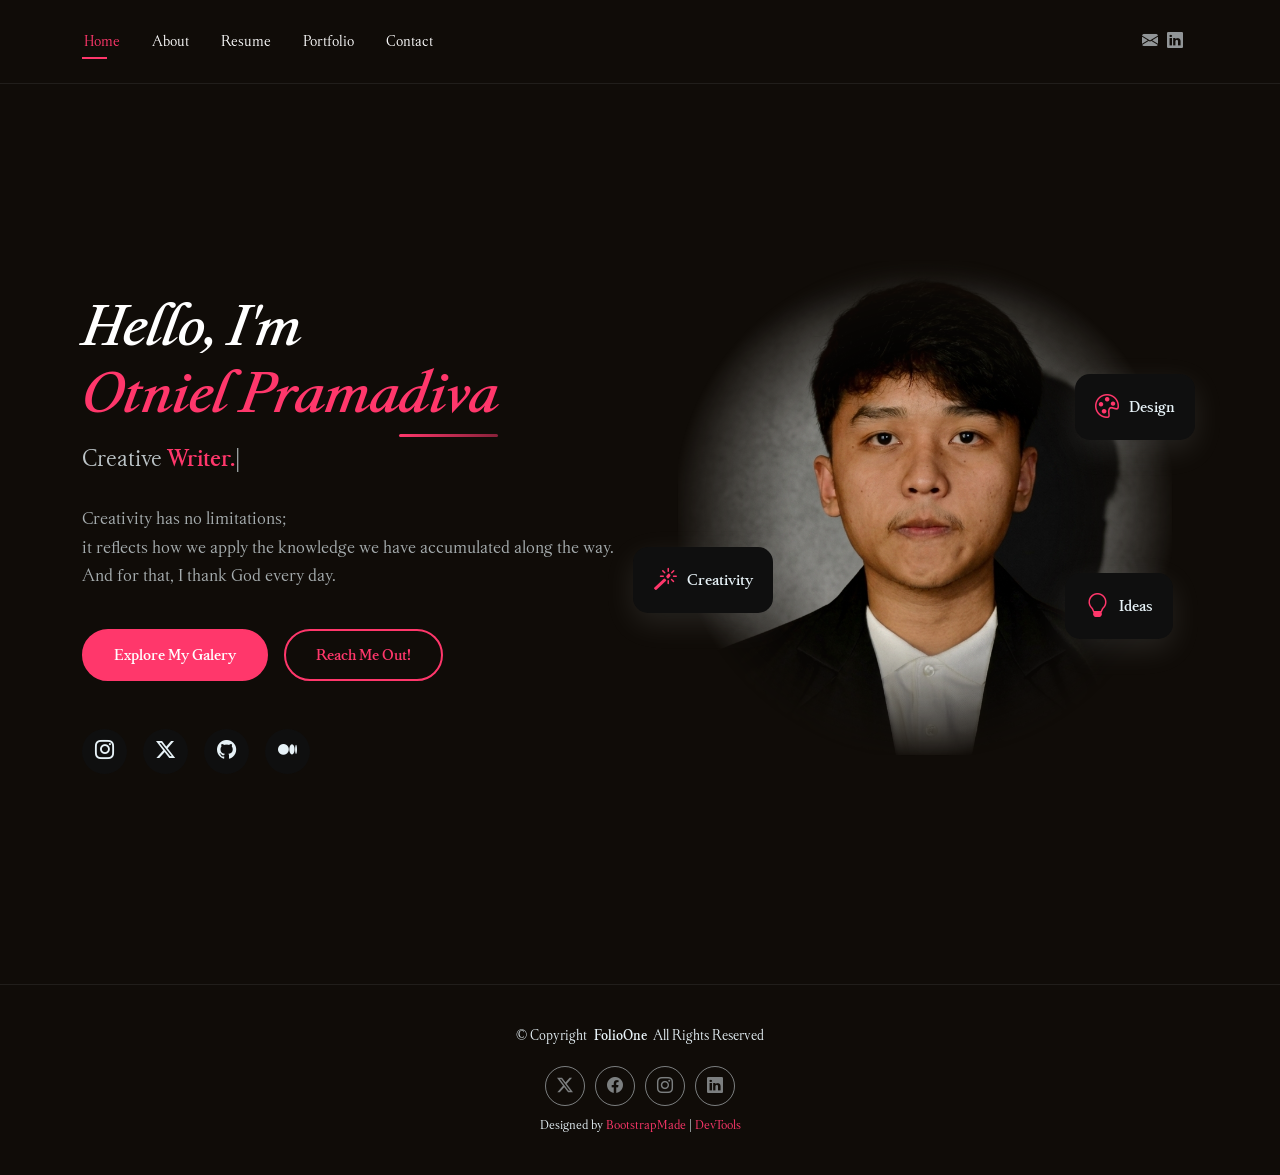
<file: index.html>
<!DOCTYPE html>
<html lang="en">

<head>
  <meta charset="utf-8">
  <meta content="width=device-width, initial-scale=1.0" name="viewport">
  <title>Otniel Pramadiva's Gallery</title>
  <meta name="description" content="Otniels's Portfolio">
  <meta name="keywords" content="">
  
  <!-- Favicons -->
  <link href="assets/img/ots.png" rel="icon">
  <link href="assets/img/apple-touch-icon.png" rel="apple-touch-icon">

  <!-- Fonts -->
  <link href="https://fonts.googleapis.com" rel="preconnect">
  <link href="https://fonts.gstatic.com" rel="preconnect" crossorigin>
  <link href="https://fonts.googleapis.com/css2?family=Roboto:ital,wght@0,100;0,300;0,400;0,500;0,700;0,900;1,100;1,300;1,400;1,500;1,700;1,900&family=Poppins:ital,wght@0,100;0,200;0,300;0,400;0,500;0,600;0,700;0,800;0,900;1,100;1,200;1,300;1,400;1,500;1,600;1,700;1,800;1,900&family=Raleway:ital,wght@0,100;0,200;0,300;0,400;0,500;0,600;0,700;0,800;0,900;1,100;1,200;1,300;1,400;1,500;1,600;1,700;1,800;1,900&display=swap" rel="stylesheet">

  <!-- Vendor CSS Files -->
  <link href="assets/vendor/bootstrap/css/bootstrap.min.css" rel="stylesheet">
  <link href="assets/vendor/bootstrap-icons/bootstrap-icons.css" rel="stylesheet">
  <link href="assets/vendor/aos/aos.css" rel="stylesheet">
  <link href="assets/vendor/swiper/swiper-bundle.min.css" rel="stylesheet">
  <link href="assets/vendor/glightbox/css/glightbox.min.css" rel="stylesheet">

  <!-- Main CSS File -->
  <link href="assets/css/main.css" rel="stylesheet">

  <!-- =======================================================
  * Template Name: FolioOne
  * Template URL: https://bootstrapmade.com/folioone-bootstrap-portfolio-website-template/
  * Updated: Aug 23 2025 with Bootstrap v5.3.7
  * Author: BootstrapMade.com
  * License: https://bootstrapmade.com/license/
  ======================================================== -->
  <style> .custom-hero-img {transform: scale(1.1); transition: transform 1.0s ease;} .custom-hero-img:hover {transform: scale(1.4);} </style>
</head>

<body class="index-page">

  <header id="header" class="header d-flex align-items-center light-background sticky-top">
    <div class="container position-relative d-flex align-items-center justify-content-between">

      <!-- <a href="index.html" class="logo d-flex align-items-center me-auto me-xl-0">
      <img src="assets/img/logo.webp" alt="">
      <h1 class="sitename">FolioOne</h1> 
    </a> -->

      <nav id="navmenu" class="navmenu">
        <ul>
          <li><a href="index.html" class="active">Home</a></li>
          <li><a href="about.html">About</a></li>
          <li><a href="resume.html">Resume</a></li>
          <li><a href="portfolio.html">Portfolio</a></li>
          <li><a href="contact.html">Contact</a></li>
        </ul>
        <i class="mobile-nav-toggle d-xl-none bi bi-list"></i>
      </nav>

      <div class="header-social-links">
        <a href="mailto:otniel.weishaupt@gmail.com" class="email"><i class="bi bi-envelope-fill"></i></a>
        <a href="https://www.linkedin.com/in/otnielpramadiva/" class="linkedin" target="_blank" rel="noopener noreferrer"><i class="bi bi-linkedin"></i></a>
      </div>

    </div>
  </header>

  <main class="main">

    <!-- Hero Section -->
    <section id="hero" class="hero section">

      <div class="container" data-aos="fade-up" data-aos-delay="100">

        <div class="row gy-4 align-items-center">
          <div class="col-lg-6 order-2 order-lg-1">
            <div class="hero-content">
              <h1 data-aos="fade-up" data-aos-delay="200">Hello, I'm <br><span class="highlight-text">Otniel </span><span class="highlight-text">Prama</span><span class="highlight">diva</span></h1>
              <h2 data-aos="fade-up" data-aos-delay="300">Creative <span class="typed" data-typed-items="Writer., Photo and Video Editor., Director."></span></h2>
              <p data-aos="fade-up" data-aos-delay="400">Creativity has no limitations; <br> it reflects how we apply the knowledge we have accumulated along the way. <br> And for that, I thank God every day.</p>
              <div class="hero-actions" data-aos="fade-up" data-aos-delay="500">
                <a href="portfolio.html" class="btn btn-primary">Explore My Galery</a>
                <a href="contact.html" class="btn btn-outline">Reach Me Out!</a>
              </div>
              <div class="social-links" data-aos="fade-up" data-aos-delay="600">
                <a href="https://www.instagram.com/otnielism/" target="_blank"><i class="bi bi-instagram" rel="noopener noreferrer"></i></a>
                <a href="https://x.com/otsiyyy" target="_blank" rel="noopener noreferrer"><i class="bi bi-twitter-x"></i></a>
                <a href="https://github.com/otnielism" target="_blank" rel="noopener noreferrer"><i class="bi bi-github"></i></a>
                <a href="https://medium.com/@otniel.weishaupt" target="_blank" rel="noopener noreferrer"><i class="bi bi-medium"></i></a>
              </div>
            </div>
          </div>
          <div class="col-lg-6 order-1 order-lg-2">
            <div class="hero-image" data-aos="zoom-in" data-aos-delay="300">
              <div class="image-wrapper">
                <div class="image-wrapper" style="background-color: #0d0e12; display: inline-block; border-radius: 20px; overflow: hidden;"></div>
                <img src="assets/img/profile/FOTO DIRI.jpg" alt="Sarah Mitchell" class="img-fluid custom-hero-img" style="-webkit-mask-image: radial-gradient(circle at center, rgba(0,0,0,1) 40%, rgba(0,0,0,0) 85%); mask-image: radial-gradient(circle at center, rgba(0,0,0,1) 37%, rgba(0,0,0,0) 72%); display: block; margin: -75px auto 0 auto;">
                <div class="floating-elements">
                  <div class="floating-card design" data-aos="fade-left" data-aos-delay="700">
                    <i class="bi bi-palette"></i>
                    <span>Design</span>
                  </div>
                  <div class="floating-card code" data-aos="fade-right" data-aos-delay="800">
                    <i class="bi bi-magic"></i>
                    <span>Creativity</span>
                  </div>
                  <div class="floating-card creativity" data-aos="fade-up" data-aos-delay="900">
                    <i class="bi bi-lightbulb"></i>
                    <span>Ideas</span>
                  </div>
                </div>
              </div>
            </div>
          </div>
        </div>

      </div>

    </section><!-- /Hero Section -->

  </main>

  <footer id="footer" class="footer">

    <div class="container">
      <div class="copyright text-center ">
        <p>© <span>Copyright</span> <strong class="px-1 sitename">FolioOne</strong> <span>All Rights Reserved<br></span></p>
      </div>
      <div class="social-links d-flex justify-content-center">
        <a href=""><i class="bi bi-twitter-x"></i></a>
        <a href=""><i class="bi bi-facebook"></i></a>
        <a href=""><i class="bi bi-instagram"></i></a>
        <a href=""><i class="bi bi-linkedin"></i></a>
      </div>
      <div class="credits">
        <!-- All the links in the footer should remain intact. -->
        <!-- You can delete the links only if you've purchased the pro version. -->
        <!-- Licensing information: https://bootstrapmade.com/license/ -->
        <!-- Purchase the pro version with working PHP/AJAX contact form: [buy-url] -->
        Designed by <a href="https://bootstrapmade.com/">BootstrapMade</a> | <a href="https://bootstrapmade.com/tools/">DevTools</a>
      </div>
    </div>

  </footer>

  <!-- Scroll Top -->
  <a href="#" id="scroll-top" class="scroll-top d-flex align-items-center justify-content-center"><i class="bi bi-arrow-up-short"></i></a>

  <!-- Preloader -->
  <div id="preloader"></div>

  <!-- Vendor JS Files -->
  <script src="assets/vendor/bootstrap/js/bootstrap.bundle.min.js"></script>
  <script src="assets/vendor/php-email-form/validate.js"></script>
  <script src="assets/vendor/aos/aos.js"></script>
  <script src="assets/vendor/typed.js/typed.umd.js"></script>
  <script src="assets/vendor/waypoints/noframework.waypoints.js"></script>
  <script src="assets/vendor/purecounter/purecounter_vanilla.js"></script>
  <script src="assets/vendor/swiper/swiper-bundle.min.js"></script>
  <script src="assets/vendor/imagesloaded/imagesloaded.pkgd.min.js"></script>
  <script src="assets/vendor/isotope-layout/isotope.pkgd.min.js"></script>
  <script src="assets/vendor/glightbox/js/glightbox.min.js"></script>

  <!-- Main JS File -->
  <script src="assets/js/main.js"></script>

</body>

</html>
</file>
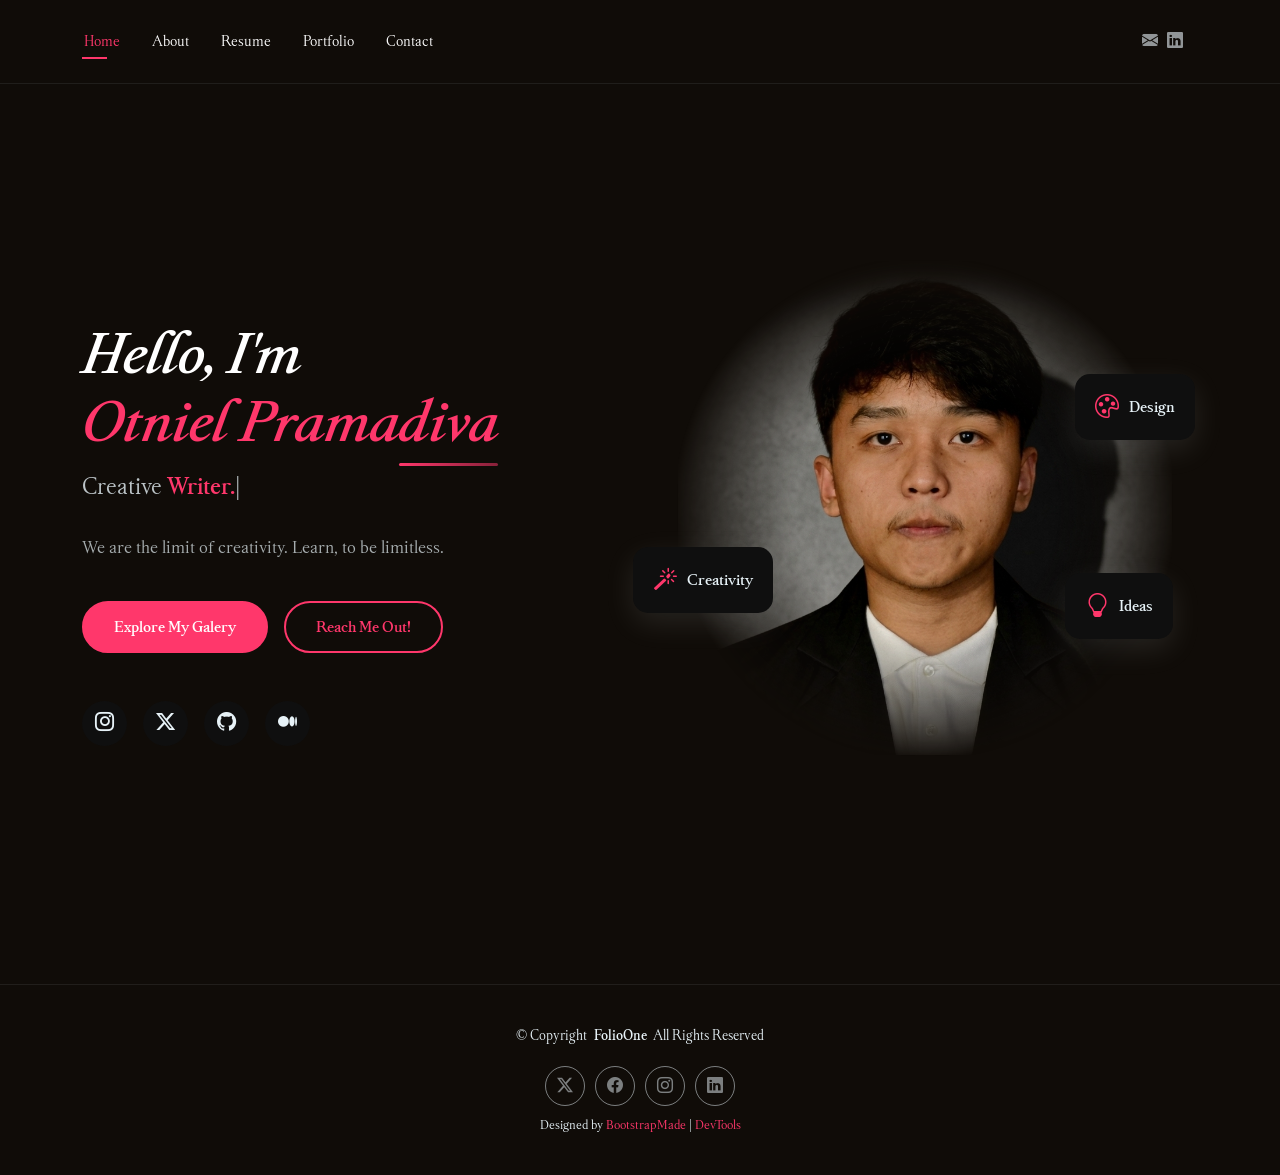
<file: FolioOne/index.html>
<!DOCTYPE html>
<html lang="en">

<head>
  <meta charset="utf-8">
  <meta content="width=device-width, initial-scale=1.0" name="viewport">
  <title>Otniel Pramadiva's Gallery</title>
  <meta name="description" content="Otniels's Portfolio">
  <meta name="keywords" content="">
  
  <!-- Favicons -->
  <link href="assets/img/ots.png" rel="icon">
  <link href="assets/img/apple-touch-icon.png" rel="apple-touch-icon">

  <!-- Fonts -->
  <link href="https://fonts.googleapis.com" rel="preconnect">
  <link href="https://fonts.gstatic.com" rel="preconnect" crossorigin>
  <link href="https://fonts.googleapis.com/css2?family=Roboto:ital,wght@0,100;0,300;0,400;0,500;0,700;0,900;1,100;1,300;1,400;1,500;1,700;1,900&family=Poppins:ital,wght@0,100;0,200;0,300;0,400;0,500;0,600;0,700;0,800;0,900;1,100;1,200;1,300;1,400;1,500;1,600;1,700;1,800;1,900&family=Raleway:ital,wght@0,100;0,200;0,300;0,400;0,500;0,600;0,700;0,800;0,900;1,100;1,200;1,300;1,400;1,500;1,600;1,700;1,800;1,900&display=swap" rel="stylesheet">

  <!-- Vendor CSS Files -->
  <link href="assets/vendor/bootstrap/css/bootstrap.min.css" rel="stylesheet">
  <link href="assets/vendor/bootstrap-icons/bootstrap-icons.css" rel="stylesheet">
  <link href="assets/vendor/aos/aos.css" rel="stylesheet">
  <link href="assets/vendor/swiper/swiper-bundle.min.css" rel="stylesheet">
  <link href="assets/vendor/glightbox/css/glightbox.min.css" rel="stylesheet">

  <!-- Main CSS File -->
  <link href="assets/css/main.css" rel="stylesheet">

  <!-- =======================================================
  * Template Name: FolioOne
  * Template URL: https://bootstrapmade.com/folioone-bootstrap-portfolio-website-template/
  * Updated: Aug 23 2025 with Bootstrap v5.3.7
  * Author: BootstrapMade.com
  * License: https://bootstrapmade.com/license/
  ======================================================== -->
  <style> .custom-hero-img {transform: scale(1.1); transition: transform 1.0s ease;} .custom-hero-img:hover {transform: scale(1.4);} </style>
</head>

<body class="index-page">

  <header id="header" class="header d-flex align-items-center light-background sticky-top">
    <div class="container position-relative d-flex align-items-center justify-content-between">

      <!-- <a href="index.html" class="logo d-flex align-items-center me-auto me-xl-0">
      <img src="assets/img/logo.webp" alt="">
      <h1 class="sitename">FolioOne</h1> 
    </a> -->

      <nav id="navmenu" class="navmenu">
        <ul>
          <li><a href="index.html" class="active">Home</a></li>
          <li><a href="about.html">About</a></li>
          <li><a href="resume.html">Resume</a></li>
          <li><a href="portfolio.html">Portfolio</a></li>
          <li><a href="contact.html">Contact</a></li>
        </ul>
        <i class="mobile-nav-toggle d-xl-none bi bi-list"></i>
      </nav>

      <div class="header-social-links">
        <a href="mailto:otniel.weishaupt@gmail.com" class="email"><i class="bi bi-envelope-fill"></i></a>
        <a href="https://www.linkedin.com/in/otnielpramadiva/" class="linkedin" target="_blank" rel="noopener noreferrer"><i class="bi bi-linkedin"></i></a>
      </div>

    </div>
  </header>

  <main class="main">

    <!-- Hero Section -->
    <section id="hero" class="hero section">

      <div class="container" data-aos="fade-up" data-aos-delay="100">

        <div class="row gy-4 align-items-center">
          <div class="col-lg-6 order-2 order-lg-1">
            <div class="hero-content">
              <h1 data-aos="fade-up" data-aos-delay="200">Hello, I'm <br><span class="highlight-text">Otniel </span><span class="highlight-text">Prama</span><span class="highlight">diva</span></h1>
              <h2 data-aos="fade-up" data-aos-delay="300">Creative <span class="typed" data-typed-items="Writer., Photo and Video Editor., Director."></span></h2>
              <p data-aos="fade-up" data-aos-delay="400">We are the limit of creativity. Learn, to be limitless.</p>
              <div class="hero-actions" data-aos="fade-up" data-aos-delay="500">
                <a href="portfolio.html" class="btn btn-primary">Explore My Galery</a>
                <a href="contact.html" class="btn btn-outline">Reach Me Out!</a>
              </div>
              <div class="social-links" data-aos="fade-up" data-aos-delay="600">
                <a href="https://www.instagram.com/otnielism/" target="_blank"><i class="bi bi-instagram" rel="noopener noreferrer"></i></a>
                <a href="https://www.linkedin.com/in/otnielpramadiva/" target="_blank" rel="noopener noreferrer"><i class="bi bi-twitter-x"></i></a>
                <a href="https://github.com/otnielism" target="_blank" rel="noopener noreferrer"><i class="bi bi-github"></i></a>
                <a href="https://medium.com/@otniel.weishaupt" target="_blank" rel="noopener noreferrer"><i class="bi bi-medium"></i></a>
              </div>
            </div>
          </div>
          <div class="col-lg-6 order-1 order-lg-2">
            <div class="hero-image" data-aos="zoom-in" data-aos-delay="300">
              <div class="image-wrapper">
                <div class="image-wrapper" style="background-color: #0d0e12; display: inline-block; border-radius: 20px; overflow: hidden;"></div>
                <img src="assets/img/profile/FOTO DIRI.jpg" alt="Sarah Mitchell" class="img-fluid custom-hero-img" style="-webkit-mask-image: radial-gradient(circle at center, rgba(0,0,0,1) 40%, rgba(0,0,0,0) 85%); mask-image: radial-gradient(circle at center, rgba(0,0,0,1) 37%, rgba(0,0,0,0) 72%); display: block; margin: -75px auto 0 auto;">
                <div class="floating-elements">
                  <div class="floating-card design" data-aos="fade-left" data-aos-delay="700">
                    <i class="bi bi-palette"></i>
                    <span>Design</span>
                  </div>
                  <div class="floating-card code" data-aos="fade-right" data-aos-delay="800">
                    <i class="bi bi-magic"></i>
                    <span>Creativity</span>
                  </div>
                  <div class="floating-card creativity" data-aos="fade-up" data-aos-delay="900">
                    <i class="bi bi-lightbulb"></i>
                    <span>Ideas</span>
                  </div>
                </div>
              </div>
            </div>
          </div>
        </div>

      </div>

    </section><!-- /Hero Section -->

  </main>

  <footer id="footer" class="footer">

    <div class="container">
      <div class="copyright text-center ">
        <p>© <span>Copyright</span> <strong class="px-1 sitename">FolioOne</strong> <span>All Rights Reserved<br></span></p>
      </div>
      <div class="social-links d-flex justify-content-center">
        <a href=""><i class="bi bi-twitter-x"></i></a>
        <a href=""><i class="bi bi-facebook"></i></a>
        <a href=""><i class="bi bi-instagram"></i></a>
        <a href=""><i class="bi bi-linkedin"></i></a>
      </div>
      <div class="credits">
        <!-- All the links in the footer should remain intact. -->
        <!-- You can delete the links only if you've purchased the pro version. -->
        <!-- Licensing information: https://bootstrapmade.com/license/ -->
        <!-- Purchase the pro version with working PHP/AJAX contact form: [buy-url] -->
        Designed by <a href="https://bootstrapmade.com/">BootstrapMade</a> | <a href="https://bootstrapmade.com/tools/">DevTools</a>
      </div>
    </div>

  </footer>

  <!-- Scroll Top -->
  <a href="#" id="scroll-top" class="scroll-top d-flex align-items-center justify-content-center"><i class="bi bi-arrow-up-short"></i></a>

  <!-- Preloader -->
  <div id="preloader"></div>

  <!-- Vendor JS Files -->
  <script src="assets/vendor/bootstrap/js/bootstrap.bundle.min.js"></script>
  <script src="assets/vendor/php-email-form/validate.js"></script>
  <script src="assets/vendor/aos/aos.js"></script>
  <script src="assets/vendor/typed.js/typed.umd.js"></script>
  <script src="assets/vendor/waypoints/noframework.waypoints.js"></script>
  <script src="assets/vendor/purecounter/purecounter_vanilla.js"></script>
  <script src="assets/vendor/swiper/swiper-bundle.min.js"></script>
  <script src="assets/vendor/imagesloaded/imagesloaded.pkgd.min.js"></script>
  <script src="assets/vendor/isotope-layout/isotope.pkgd.min.js"></script>
  <script src="assets/vendor/glightbox/js/glightbox.min.js"></script>

  <!-- Main JS File -->
  <script src="assets/js/main.js"></script>

</body>

</html>
</file>
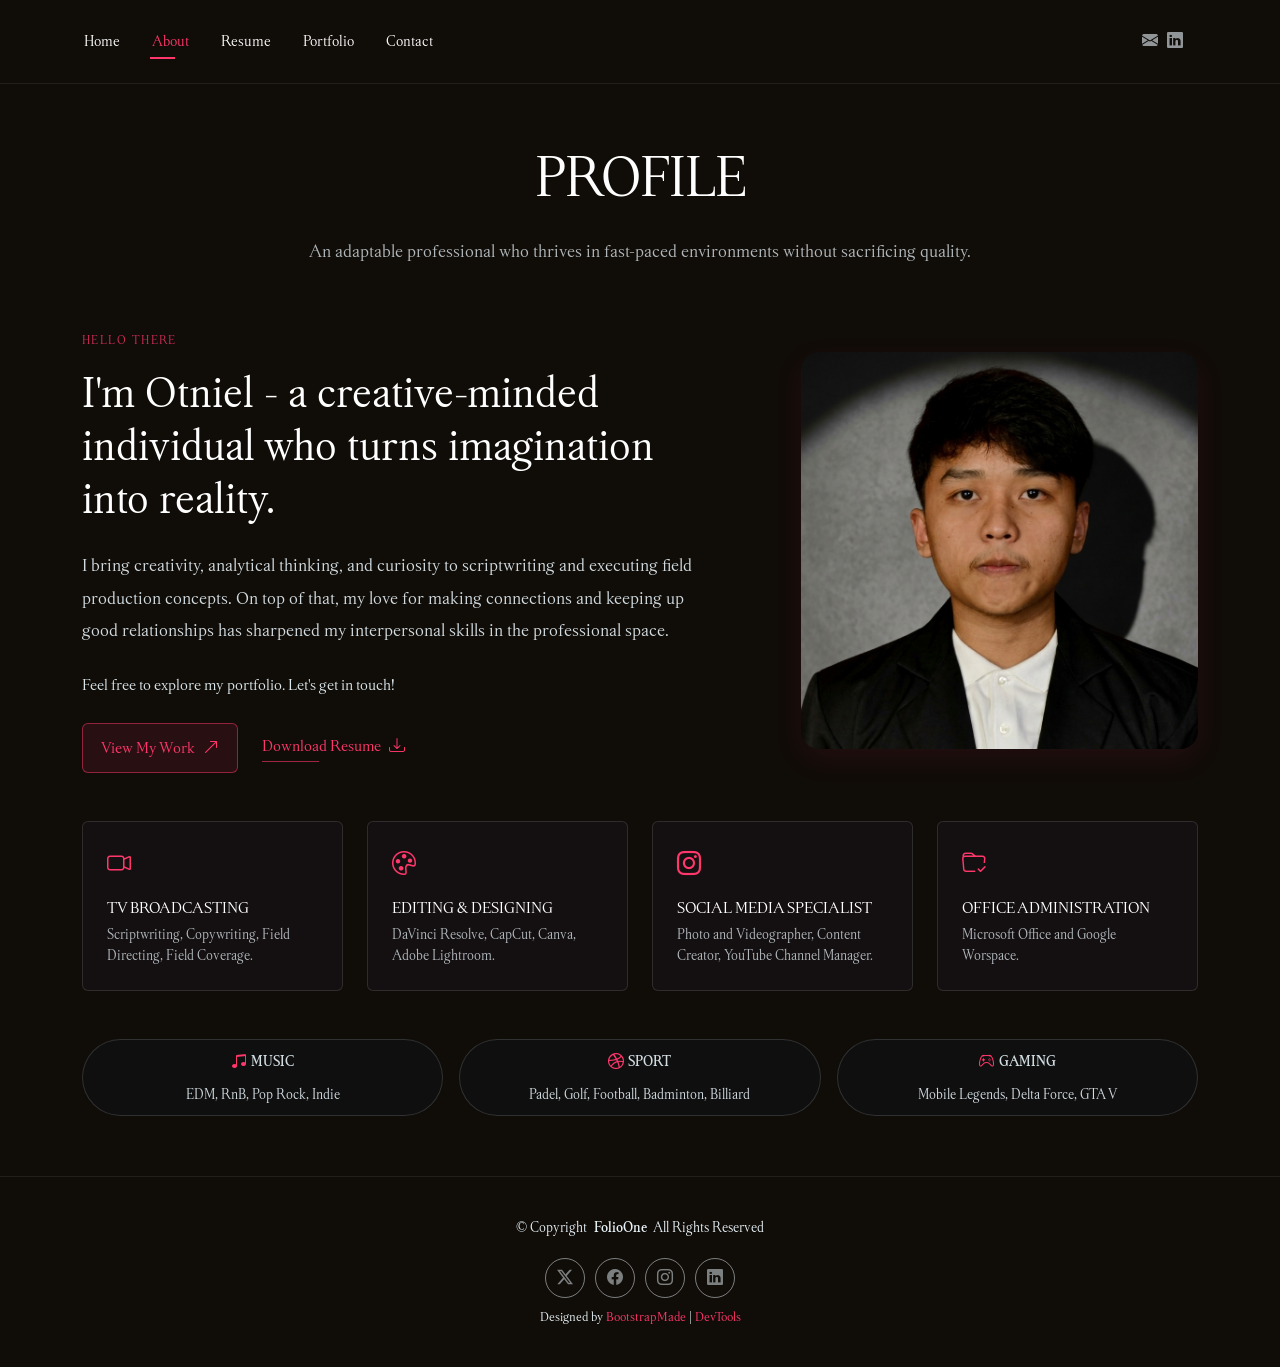
<file: about.html>
<!DOCTYPE html>
<html lang="en">

<head>
  <meta charset="utf-8">
  <meta content="width=device-width, initial-scale=1.0" name="viewport">
  <title>Otniel Pramadiva's Gallery</title>
  <meta name="description" content="Otniels's Portfolio">
  <meta name="keywords" content="">

  <!-- Favicons -->
  <link href="assets/img/ots.png" rel="icon">
  <link href="assets/img/apple-touch-icon.png" rel="apple-touch-icon">

  <!-- Fonts -->
  <link href="https://fonts.googleapis.com" rel="preconnect">
  <link href="https://fonts.gstatic.com" rel="preconnect" crossorigin>
  <link href="https://fonts.googleapis.com/css2?family=Roboto:ital,wght@0,100;0,300;0,400;0,500;0,700;0,900;1,100;1,300;1,400;1,500;1,700;1,900&family=Poppins:ital,wght@0,100;0,200;0,300;0,400;0,500;0,600;0,700;0,800;0,900;1,100;1,200;1,300;1,400;1,500;1,600;1,700;1,800;1,900&family=Raleway:ital,wght@0,100;0,200;0,300;0,400;0,500;0,600;0,700;0,800;0,900;1,100;1,200;1,300;1,400;1,500;1,600;1,700;1,800;1,900&display=swap" rel="stylesheet">

  <!-- Vendor CSS Files -->
  <link href="assets/vendor/bootstrap/css/bootstrap.min.css" rel="stylesheet">
  <link href="assets/vendor/bootstrap-icons/bootstrap-icons.css" rel="stylesheet">
  <link href="assets/vendor/aos/aos.css" rel="stylesheet">
  <link href="assets/vendor/swiper/swiper-bundle.min.css" rel="stylesheet">
  <link href="assets/vendor/glightbox/css/glightbox.min.css" rel="stylesheet">

  <!-- Main CSS File -->
  <link href="assets/css/main.css" rel="stylesheet">

  <!-- =======================================================
  * Template Name: FolioOne
  * Template URL: https://bootstrapmade.com/folioone-bootstrap-portfolio-website-template/
  * Updated: Aug 23 2025 with Bootstrap v5.3.7
  * Author: BootstrapMade.com
  * License: https://bootstrapmade.com/license/
  ======================================================== -->
</head>

<body class="about-page">

  <header id="header" class="header d-flex align-items-center light-background sticky-top">
    <div class="container position-relative d-flex align-items-center justify-content-between">

      <!-- <a href="index.html" class="logo d-flex align-items-center me-auto me-xl-0">
      <img src="assets/img/logo.webp" alt="">
      <h1 class="sitename">FolioOne</h1> 
    </a> -->

      <nav id="navmenu" class="navmenu">
        <ul>
          <li><a href="index">Home</a></li>
          <li><a href="about" class="active">About</a></li>
          <li><a href="resume">Resume</a></li>
          <li><a href="portfolio">Portfolio</a></li>
          <li><a href="contact">Contact</a></li>
        </ul>
        <i class="mobile-nav-toggle d-xl-none bi bi-list"></i>
      </nav>

      <div class="header-social-links">
        <a href="mailto:otniel.weishaupt@gmail.com" class="email"><i class="bi bi-envelope-fill"></i></a>
        <a href="https://www.linkedin.com/in/otnielpramadiva/" class="linkedin" target="_blank" rel="noopener noreferrer"><i class="bi bi-linkedin"></i></a>
      </div>
    </div>
  </header>

  <main class="main">

    <!-- About Section -->
    <section id="about" class="about section">

      <!-- Section Title -->
      <div class="container section-title" data-aos="fade-up">
        <h2>PROFILE</h2>
        <p>An adaptable professional who thrives in fast-paced environments without sacrificing quality.</p>
      </div><!-- End Section Title -->

      <div class="container" data-aos="fade-up" data-aos-delay="100">

        <!-- Intro + Photo -->
        <div class="row align-items-center justify-content-between gy-5 mb-5">
          <div class="col-lg-7" data-aos="fade-right" data-aos-delay="150">
            <div class="intro-content">
              <span class="eyebrow">Hello there</span>
              <h2 class="headline">I'm Otniel - a creative-minded individual who turns imagination into reality.</h2>
              <p class="lead">
                 I bring creativity, analytical thinking, and curiosity to scriptwriting and executing field production concepts. On top of that, my love for making connections and  keeping up good relationships has sharpened my interpersonal skills in the professional space.
              </p>
              <p>
                Feel free to explore my portfolio. Let's get in touch!
              </p>

              <div class="cta-group">
                <a href="portfolio.html" class="btn-ghost">
                  View My Work <i class="bi bi-arrow-up-right"></i>
                </a>
                <a href="assets/Resume Otniel Pramadiva II.pdf" class="link-underline" target="_blank">
                  Download Resume <i class="bi bi-download"></i>
                </a>
              </div>
            </div>
          </div>

          <div class="col-lg-5" data-aos="zoom-in" data-aos-delay="250">
            <figure class="profile-figure text-center text-lg-end">
              <img src="assets/img/profile/FOTO DIRI.jpg" alt="Portrait of Alex" class="img-fluid profile-photo">
            </figure>
          </div>
        </div>
        <!-- End Intro + Photo -->

        <!-- Skills Grid -->
        <div class="mb-5">
          <div class="row g-4">
            <div class="col-6 col-md-4 col-lg-3" data-aos="fade-up" data-aos-delay="120">
              <div class="skill-item">
                <i class="bi bi-camera-video"></i>
                <h3>TV BROADCASTING</h3>
                <p>Scriptwriting, Copywriting, Field Directing, Field Coverage.</p>
              </div>
            </div>
            <div class="col-6 col-md-4 col-lg-3" data-aos="fade-up" data-aos-delay="180">
              <div class="skill-item">
                <i class="bi bi-palette"></i>
                <h3>EDITING & DESIGNING</h3>
                <p>DaVinci Resolve, CapCut, Canva, <br>Adobe Lightroom.</p>
              </div>
            </div>
            <div class="col-6 col-md-4 col-lg-3" data-aos="fade-up" data-aos-delay="240">
              <div class="skill-item">
                <i class="bi bi-instagram"></i>
                <h3>SOCIAL MEDIA SPECIALIST</h3>
                <p>Photo and Videographer, Content Creator, YouTube Channel Manager.</p>
              </div>
            </div>
            <div class="col-6 col-md-4 col-lg-3" data-aos="fade-up" data-aos-delay="300">
              <div class="skill-item">
                <i class="bi bi-folder-check"></i>
                <h3>OFFICE ADMINISTRATION</h3>
                <p>Microsoft Office and Google Worspace.</p>
              </div>
            </div>
          </div>
        </div>
        <!-- End Skills Grid -->

        <!-- Fun Facts -->
        <div class="row g-3 justify-content-center">
          <div class="col-12 col-sm-6 col-md-4" data-aos="zoom-in" data-aos-delay="120">
          <div class="fact-pill d-flex flex-column align-items-center text-center">
            <div class="d-flex align-items-center gap-1">
              <i class="bi bi-music-note-beamed"></i>
              <span class="fw-bold">MUSIC</span>
              </div>
              <small>EDM, RnB, Pop Rock, Indie</small>
            </div>
          </div>
          <div class="col-12 col-sm-6 col-md-4" data-aos="zoom-in" data-aos-delay="160">
          <div class="fact-pill d-flex flex-column align-items-center text-center">
            <div class="d-flex align-items-center gap-1">
              <i class="bi bi-dribbble"></i>
              <span class="fw-bold">SPORT</span>
              </div>
              <small>Padel, Golf, Football, Badminton, Billiard</small>
            </div>
          </div>
          <div class="col-12 col-sm-6 col-md-4" data-aos="zoom-in" data-aos-delay="200">
          <div class="fact-pill d-flex flex-column align-items-center text-center">
            <div class="d-flex align-items-center gap-1">
              <i class="bi bi-controller"></i>
              <span class="fw-bold">GAMING</span>
              </div>
              <small>Mobile Legends, Delta Force, GTA V</small>
            </div>
          </div>
        </div>
        <!-- End Fun Facts -->

      </div>

  </main>

  <footer id="footer" class="footer">

    <div class="container">
      <div class="copyright text-center ">
        <p>© <span>Copyright</span> <strong class="px-1 sitename">FolioOne</strong> <span>All Rights Reserved<br></span></p>
      </div>
      <div class="social-links d-flex justify-content-center">
        <a href=""><i class="bi bi-twitter-x"></i></a>
        <a href=""><i class="bi bi-facebook"></i></a>
        <a href=""><i class="bi bi-instagram"></i></a>
        <a href=""><i class="bi bi-linkedin"></i></a>
      </div>
      <div class="credits">
        <!-- All the links in the footer should remain intact. -->
        <!-- You can delete the links only if you've purchased the pro version. -->
        <!-- Licensing information: https://bootstrapmade.com/license/ -->
        <!-- Purchase the pro version with working PHP/AJAX contact form: [buy-url] -->
        Designed by <a href="https://bootstrapmade.com/">BootstrapMade</a> | <a href="https://bootstrapmade.com/tools/">DevTools</a>
      </div>
    </div>

  </footer>

  <!-- Scroll Top -->
  <a href="#" id="scroll-top" class="scroll-top d-flex align-items-center justify-content-center"><i class="bi bi-arrow-up-short"></i></a>

  <!-- Preloader -->
  <div id="preloader"></div>

  <!-- Vendor JS Files -->
  <script src="assets/vendor/bootstrap/js/bootstrap.bundle.min.js"></script>
  <script src="assets/vendor/php-email-form/validate.js"></script>
  <script src="assets/vendor/aos/aos.js"></script>
  <script src="assets/vendor/typed.js/typed.umd.js"></script>
  <script src="assets/vendor/waypoints/noframework.waypoints.js"></script>
  <script src="assets/vendor/purecounter/purecounter_vanilla.js"></script>
  <script src="assets/vendor/swiper/swiper-bundle.min.js"></script>
  <script src="assets/vendor/imagesloaded/imagesloaded.pkgd.min.js"></script>
  <script src="assets/vendor/isotope-layout/isotope.pkgd.min.js"></script>
  <script src="assets/vendor/glightbox/js/glightbox.min.js"></script>

  <!-- Main JS File -->
  <script src="assets/js/main.js"></script>

</body>

</html>
</file>
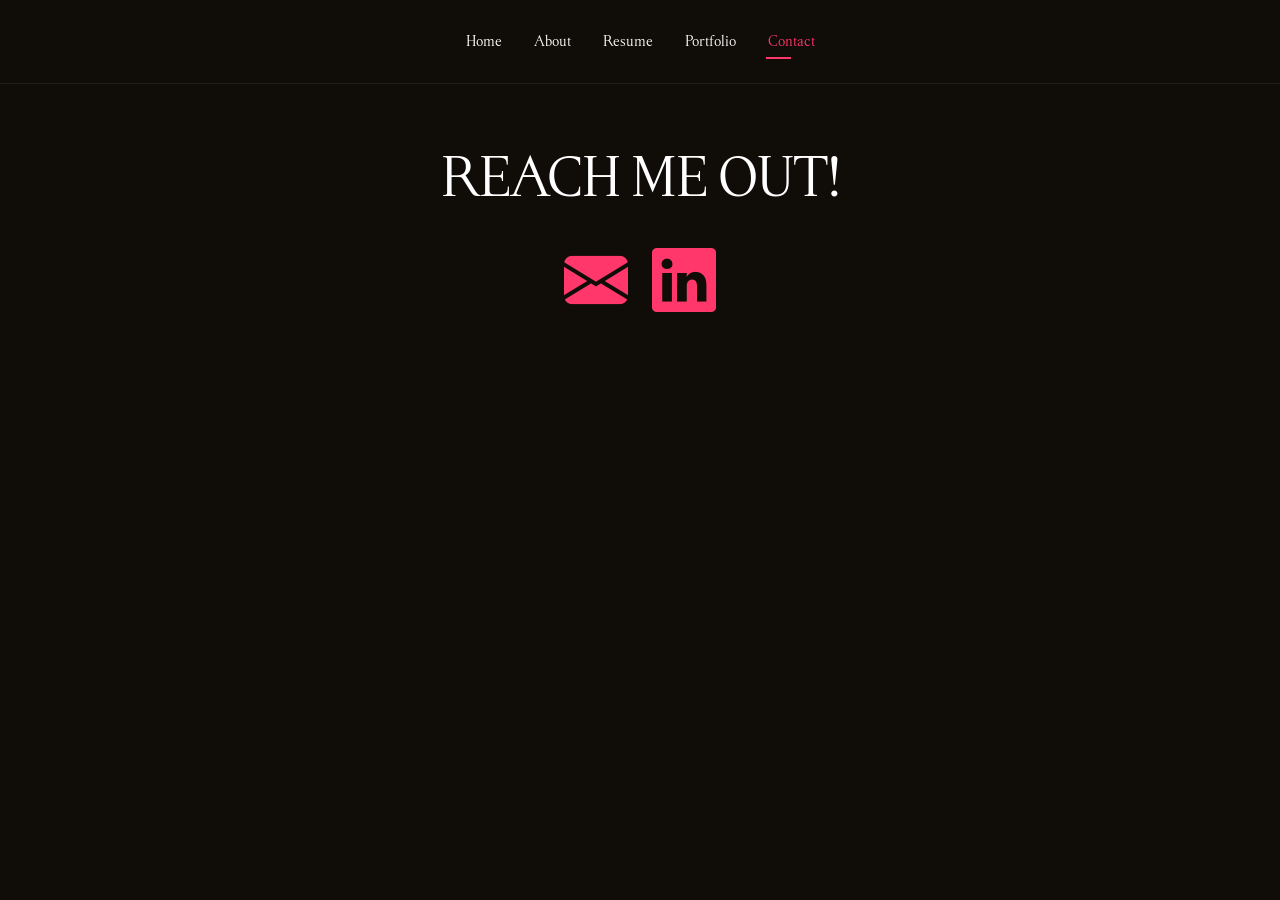
<file: contact.html>
<!DOCTYPE html>
<html lang="en">

<head>
  <meta charset="utf-8">
  <meta content="width=device-width, initial-scale=1.0" name="viewport">
  <title>Otniel Pramadiva's Gallery</title>
  <meta name="description" content="Otniels's Portfolio">
  <meta name="keywords" content="">

  <!-- Favicons -->
  <link href="assets/img/ots.png" rel="icon">
  <link href="assets/img/apple-touch-icon.png" rel="apple-touch-icon">

  <!-- Fonts -->
  <link href="https://fonts.googleapis.com" rel="preconnect">
  <link href="https://fonts.gstatic.com" rel="preconnect" crossorigin>
  <link href="https://fonts.googleapis.com/css2?family=Roboto:ital,wght@0,100;0,300;0,400;0,500;0,700;0,900;1,100;1,300;1,400;1,500;1,700;1,900&family=Poppins:ital,wght@0,100;0,200;0,300;0,400;0,500;0,600;0,700;0,800;0,900;1,100;1,200;1,300;1,400;1,500;1,600;1,700;1,800;1,900&family=Raleway:ital,wght@0,100;0,200;0,300;0,400;0,500;0,600;0,700;0,800;0,900;1,100;1,200;1,300;1,400;1,500;1,600;1,700;1,800;1,900&display=swap" rel="stylesheet">

  <!-- Vendor CSS Files -->
  <link href="assets/vendor/bootstrap/css/bootstrap.min.css" rel="stylesheet">
  <link href="assets/vendor/bootstrap-icons/bootstrap-icons.css" rel="stylesheet">
  <link href="assets/vendor/aos/aos.css" rel="stylesheet">
  <link href="assets/vendor/swiper/swiper-bundle.min.css" rel="stylesheet">
  <link href="assets/vendor/glightbox/css/glightbox.min.css" rel="stylesheet">

  <!-- Main CSS File -->
  <link href="assets/css/main.css" rel="stylesheet">
</head>

<body class="contact-page">

  <header id="header" class="header d-flex align-items-center light-background sticky-top">
    <!-- Mengubah justify-content-between menjadi justify-content-center agar navigasi di tengah -->
    <div class="container position-relative d-flex align-items-center justify-content-center">

      <nav id="navmenu" class="navmenu">
        <ul>
          <li><a href="index.html">Home</a></li>
          <li><a href="about.html">About</a></li>
          <li><a href="resume.html">Resume</a></li>
          <li><a href="portfolio.html">Portfolio</a></li>
          <li><a href="contact.html" class="active">Contact</a></li>
        </ul>
        <i class="mobile-nav-toggle d-xl-none bi bi-list"></i>
      </nav>

    </div>
  </header>

  <main class="main">

    <!-- Contact Section -->
    <section id="contact" class="contact section">

      <!-- Section Title -->
      <div class="container section-title text-center" data-aos="fade-up">
        <h2>REACH ME OUT!</h2>
        
        <!-- Pindahan LinkedIn & Email dengan ukuran besar di bawah teks -->
        <div class="social-reach-out d-flex justify-content-center align-items-center gap-4 mt-4">
          <a href="mailto:otniel.weishaupt@gmail.com" class="email" title="Email">
            <i class="bi bi-envelope-fill"></i>
          </a>
          <a href="https://www.linkedin.com/in/otnielpramadiva/" class="linkedin" target="_blank" rel="noopener noreferrer"><i class="bi bi-linkedin"></i></a>
          </a>
        </div>
      </div><!-- End Section Title -->

      <div class="container" data-aos="fade-up" data-aos-delay="100">
      </div>

    </section><!-- /Contact Section -->

  </main>

  <!-- Scroll Top -->
  <a href="#" id="scroll-top" class="scroll-top d-flex align-items-center justify-content-center"><i class="bi bi-arrow-up-short"></i></a>

  <!-- Preloader -->
  <div id="preloader"></div>

  <!-- Vendor JS Files -->
  <script src="assets/vendor/bootstrap/js/bootstrap.bundle.min.js"></script>
  <script src="assets/vendor/php-email-form/validate.js"></script>
  <script src="assets/vendor/aos/aos.js"></script>
  <script src="assets/vendor/typed.js/typed.umd.js"></script>
  <script src="assets/vendor/waypoints/noframework.waypoints.js"></script>
  <script src="assets/vendor/purecounter/purecounter_vanilla.js"></script>
  <script src="assets/vendor/swiper/swiper-bundle.min.js"></script>
  <script src="assets/vendor/imagesloaded/imagesloaded.pkgd.min.js"></script>
  <script src="assets/vendor/isotope-layout/isotope.pkgd.min.js"></script>
  <script src="assets/vendor/glightbox/js/glightbox.min.js"></script>

  <!-- Main JS File -->
  <script src="assets/js/main.js"></script>

</body>

</html>
</file>
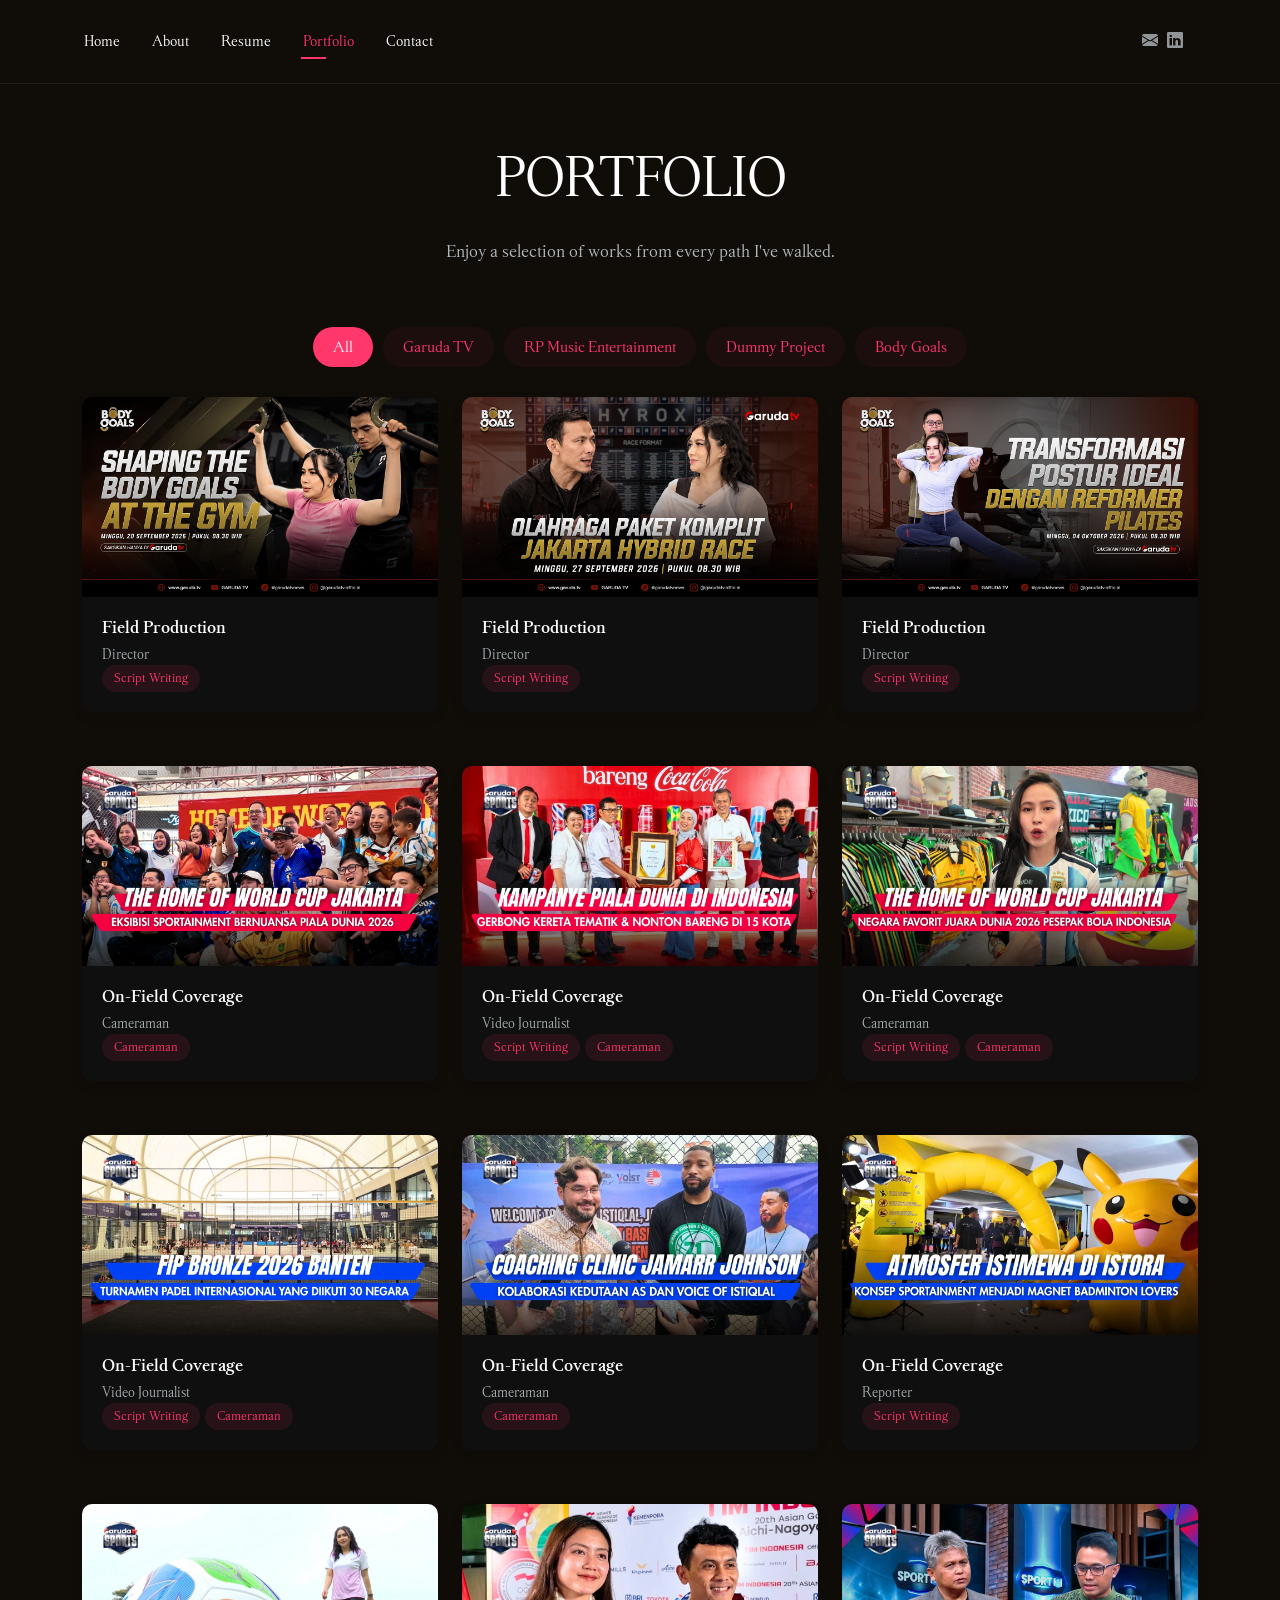
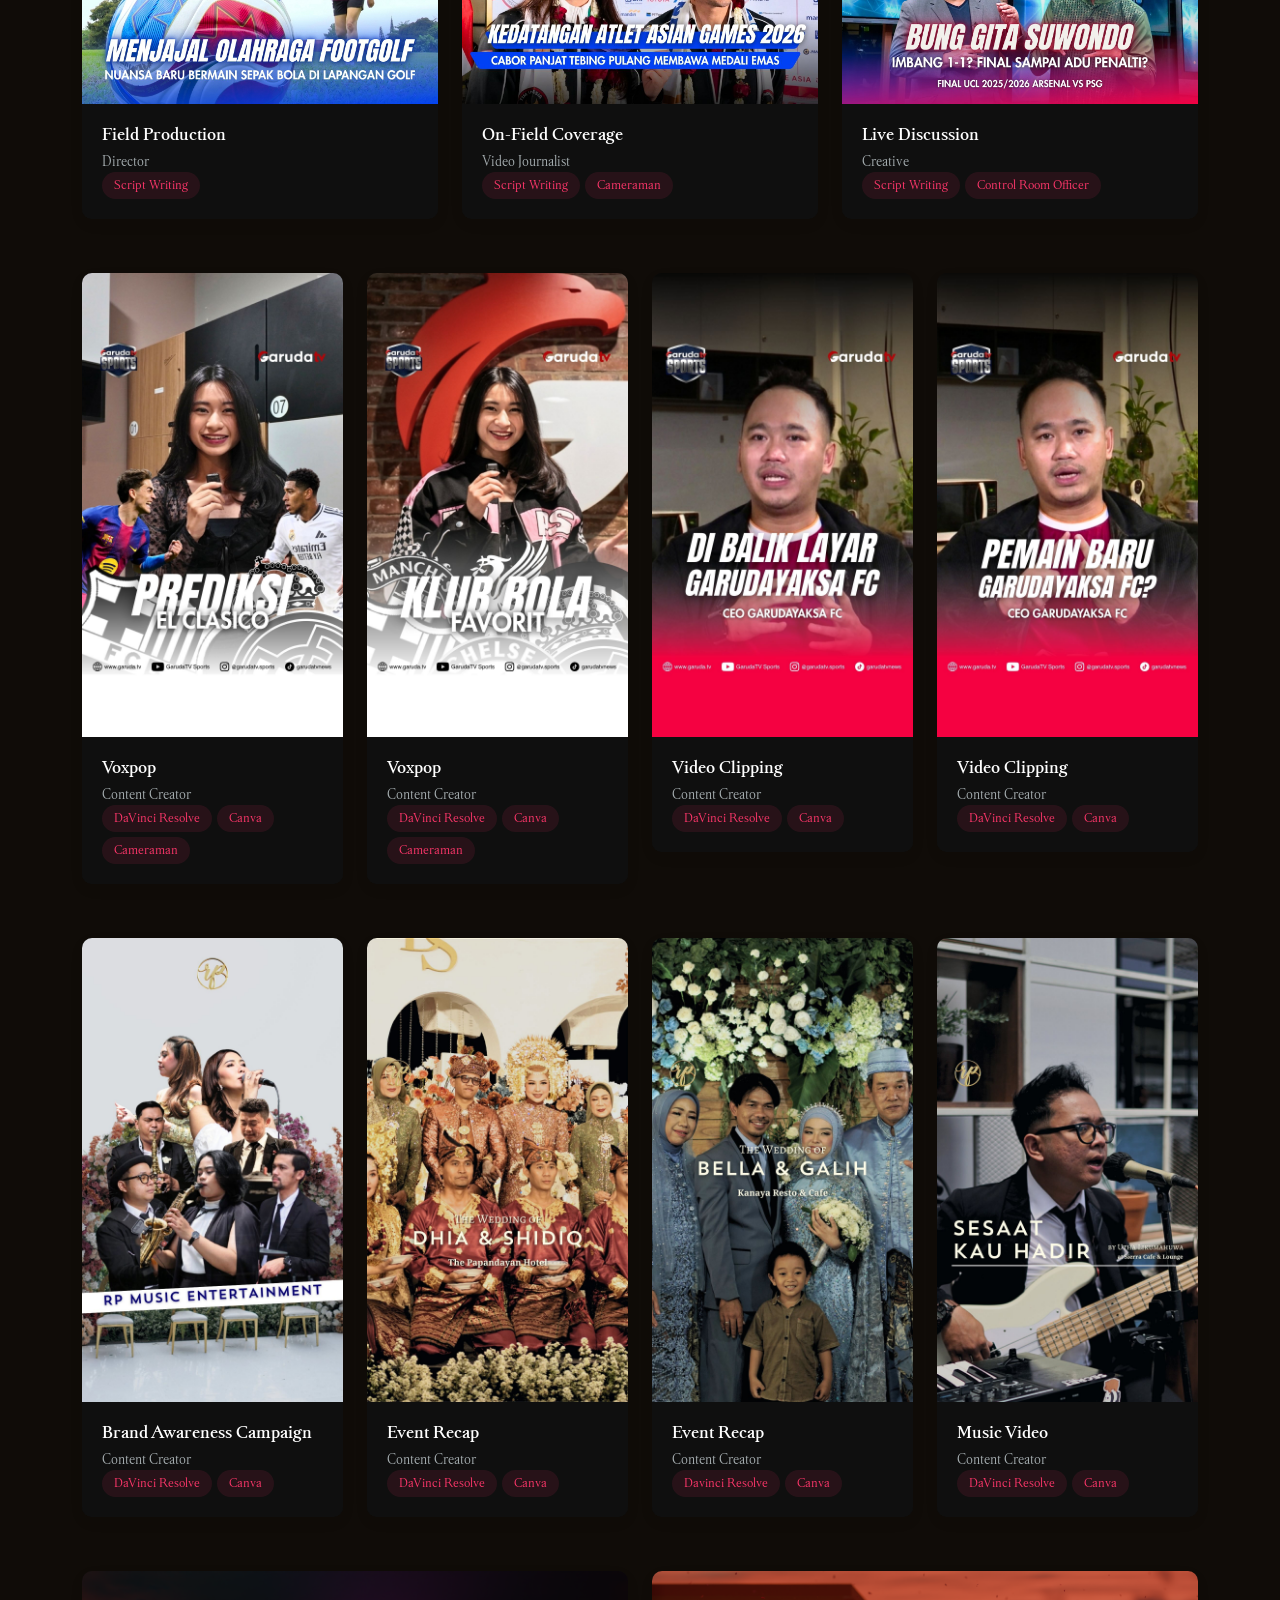
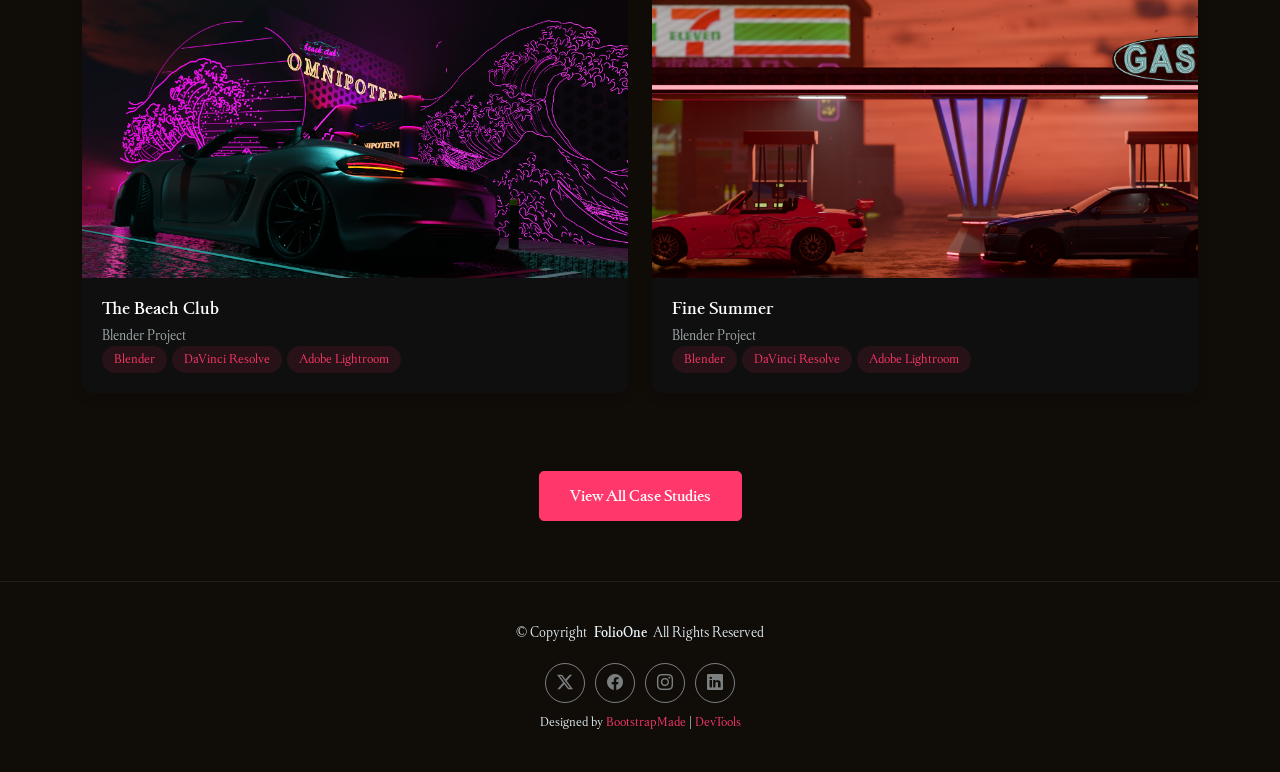
<file: portfolio.html>
<!DOCTYPE html>
<html lang="en">

<head>
  <meta charset="utf-8">
  <meta content="width=device-width, initial-scale=1.0" name="viewport">
  <title>Otniel Pramadiva's Gallery</title>
  <meta name="description" content="Otniels's Portfolio">
  <meta name="keywords" content="">

  <!-- Favicons -->
  <link href="assets/img/ots.png" rel="icon">
  <link href="assets/img/apple-touch-icon.png" rel="apple-touch-icon">

  <!-- Fonts -->
  <link href="https://fonts.googleapis.com" rel="preconnect">
  <link href="https://fonts.gstatic.com" rel="preconnect" crossorigin>
  <link href="https://fonts.googleapis.com/css2?family=Roboto:ital,wght@0,100;0,300;0,400;0,500;0,700;0,900;1,100;1,300;1,400;1,500;1,700;1,900&family=Poppins:ital,wght@0,100;0,200;0,300;0,400;0,500;0,600;0,700;0,800;0,900;1,100;1,200;1,300;1,400;1,500;1,600;1,700;1,800;1,900&family=Raleway:ital,wght@0,100;0,200;0,300;0,400;0,500;0,600;0,700;0,800;0,900;1,100;1,200;1,300;1,400;1,500;1,600;1,700;1,800;1,900&display=swap" rel="stylesheet">

  <!-- Vendor CSS Files -->
  <link href="assets/vendor/bootstrap/css/bootstrap.min.css" rel="stylesheet">
  <link href="assets/vendor/bootstrap-icons/bootstrap-icons.css" rel="stylesheet">
  <link href="assets/vendor/aos/aos.css" rel="stylesheet">
  <link href="assets/vendor/swiper/swiper-bundle.min.css" rel="stylesheet">
  <link href="assets/vendor/glightbox/css/glightbox.min.css" rel="stylesheet">

  <!-- Main CSS File -->
  <link href="assets/css/main.css" rel="stylesheet">

  <!-- =======================================================
  * Template Name: FolioOne
  * Template URL: https://bootstrapmade.com/folioone-bootstrap-portfolio-website-template/
  * Updated: Aug 23 2025 with Bootstrap v5.3.7
  * Author: BootstrapMade.com
  * License: https://bootstrapmade.com/license/
  ======================================================== -->
  <style>.reels-img {position: relative; height: 500px; overflow: hidden; border-radius: 12px;} .reels-img img { width: 100%; height: 100%; object-fit: cover;} </style>
  <style>@media (min-width: 992px) {.col-reels-4 {flex: 0 0 auto !important; width: 25% !important;}} </style>
</head>

<body class="portfolio-page">

  <header id="header" class="header d-flex align-items-center light-background sticky-top">
    <div class="container position-relative d-flex align-items-center justify-content-between">

      <!-- <a href="index.html" class="logo d-flex align-items-center me-auto me-xl-0">
      <img src="assets/img/logo.webp" alt="">
      <h1 class="sitename">FolioOne</h1> 
    </a> -->

      <nav id="navmenu" class="navmenu">
        <ul>
          <li><a href="index.html">Home</a></li>
          <li><a href="about.html">About</a></li>
          <li><a href="resume.html">Resume</a></li>
          <li><a href="portfolio.html" class="active">Portfolio</a></li>
          <li><a href="contact.html">Contact</a></li>
        </ul>
        <i class="mobile-nav-toggle d-xl-none bi bi-list"></i>
      </nav>

      <div class="header-social-links">
        <a href="mailto:otniel.weishaupt@gmail.com" class="email"><i class="bi bi-envelope-fill"></i></a>
        <a href="https://www.linkedin.com/in/otnielpramadiva/" class="linkedin" target="_blank" rel="noopener noreferrer"><i class="bi bi-linkedin"></i></a>
      </div>

    </div>
  </header>

  <main class="main">

    <!-- Portfolio Section -->
    <section id="portfolio" class="portfolio section">

      <!-- Section Title -->
      <div class="container section-title" data-aos="fade-up">
        <h2>PORTFOLIO</h2>
        <p>Enjoy a selection of works from every path I've walked.</p>
      </div><!-- End Section Title -->

      <div class="container" data-aos="fade-up" data-aos-delay="100">

        <div class="isotope-layout" data-default-filter="*" data-layout="masonry" data-sort="original-order">
          <ul class="portfolio-filters isotope-filters" data-aos="fade-up" data-aos-delay="200">
            <li data-filter="*" class="filter-active">All</li>
            <li data-filter=".filter-gtv">Garuda TV</li>
            <li data-filter=".filter-rpm">RP Music Entertainment</li>
            <li data-filter=".filter-dummy">Dummy Project</li>
            <li data-filter=".filter-bg">Body Goals</li>
          </ul><!-- End Portfolio Filters -->

          <div class="row gy-4 isotope-container" data-aos="fade-up" data-aos-delay="300">
            <div class="col-lg-4 col-md-6 portfolio-item isotope-item filter-bg">
              <div class="portfolio-card">
                <div class="portfolio-img">
                  <img src="assets/img/portfolio/bg1.jpg" alt="Portfolio Item" class="img-fluid">
                  <div class="portfolio-overlay">
                    <a href="assets/img/portfolio/bg1.jpg" class="glightbox portfolio-lightbox"><i class="bi bi-plus"></i></a>
                    <a href="https://youtu.be/vLAixdVLHoM?si=2JygnX0NjvYCJ6gy" class="portfolio-details-link" target="_blank" rel="noopener noreferrer"><i class="bi bi-link"></i></a>
                  </div>
                </div>
                <div class="portfolio-info">
                  <h4>Field Production</h4>
                  <p>Director</p>
                  <div class="portfolio-tags">
                    <span>Script Writing</span>
                  </div>
                </div>
              </div>
            </div>

            <div class="col-lg-4 col-md-6 portfolio-item isotope-item filter-bg">
              <div class="portfolio-card">
                <div class="portfolio-img">
                  <img src="assets/img/portfolio/bg2.jpg" alt="Portfolio Item" class="img-fluid">
                  <div class="portfolio-overlay">
                    <a href="assets/img/portfolio/bg2.jpg" class="glightbox portfolio-lightbox"><i class="bi bi-plus"></i></a>
                    <a href="https://youtu.be/0BhpNmxeNvg?si=HBiZWoHg8XpCHGKd" class="portfolio-details-link" target="_blank" rel="noopener noreferrer"><i class="bi bi-link"></i></a>
                  </div>
                </div>
                <div class="portfolio-info">
                  <h4>Field Production</h4>
                  <p>Director</p>
                  <div class="portfolio-tags">
                    <span>Script Writing</span>
                  </div>
                </div>
              </div>
            </div>

            <div class="col-lg-4 col-md-6 portfolio-item isotope-item filter-bg">
              <div class="portfolio-card">
                <div class="portfolio-img">
                  <img src="assets/img/portfolio/bg3.jpg" alt="Portfolio Item" class="img-fluid">
                  <div class="portfolio-overlay">
                    <a href="assets/img/portfolio/bg3.jpg" class="glightbox portfolio-lightbox"><i class="bi bi-plus"></i></a>
                    <a href="https://www.youtube.com/live/KNJLdZmMRck?si=WZdjGGgTQttKGo8C" class="portfolio-details-link" target="_blank" rel="noopener noreferrer"><i class="bi bi-link"></i></a>
                  </div>
                </div>
                <div class="portfolio-info">
                  <h4>Field Production</h4>
                  <p>Director</p>
                  <div class="portfolio-tags">
                    <span>Script Writing</span>
                  </div>
                </div>
              </div>
            </div>

            <div class="col-lg-4 col-md-6 portfolio-item isotope-item filter-gtv">
              <div class="portfolio-card">
                <div class="portfolio-img">
                  <img src="assets/img/portfolio/gtv1.jpg" alt="Portfolio Item" class="img-fluid">
                  <div class="portfolio-overlay">
                    <a href="assets/img/portfolio/gtv1.jpg" class="glightbox portfolio-lightbox"><i class="bi bi-plus"></i></a>
                    <a href="https://youtu.be/NxfUAG3jO7g?si=iUAcLZCKVftnpAmM" class="portfolio-details-link" target="_blank" rel="noopener noreferrer"><i class="bi bi-link"></i></a>
                  </div>
                </div>
                <div class="portfolio-info">
                  <h4>On-Field Coverage</h4>
                  <p>Cameraman</p>
                  <div class="portfolio-tags">
                    <span>Cameraman</span>
                  </div>
                </div>
              </div>
            </div>

            <div class="col-lg-4 col-md-6 portfolio-item isotope-item filter-gtv">
              <div class="portfolio-card">
                <div class="portfolio-img">
                  <img src="assets/img/portfolio/gtv2.jpg" alt="Portfolio Item" class="img-fluid">
                  <div class="portfolio-overlay">
                    <a href="assets/img/portfolio/gtv2.jpg" class="glightbox portfolio-lightbox"><i class="bi bi-plus"></i></a>
                    <a href="https://youtu.be/W95JR0k-zDQ?si=OkYLy4KPD6NH12K7" class="portfolio-details-link" target="_blank" rel="noopener noreferrer"><i class="bi bi-link"></i></a>
                  </div>
                </div>
                <div class="portfolio-info">
                  <h4>On-Field Coverage</h4>
                  <p>Video Journalist</p>
                  <div class="portfolio-tags">
                    <span>Script Writing</span>
                    <span>Cameraman</span>
                  </div>
                </div>
              </div>
            </div>

            <div class="col-lg-4 col-md-6 portfolio-item isotope-item filter-gtv">
              <div class="portfolio-card">
                <div class="portfolio-img">
                  <img src="assets/img/portfolio/gtv3.jpg" alt="Portfolio Item" class="img-fluid">
                  <div class="portfolio-overlay">
                    <a href="assets/img/portfolio/gtv3.jpg" class="glightbox portfolio-lightbox"><i class="bi bi-plus"></i></a>
                    <a href="https://youtu.be/rTsoNp8CFg8?si=-OZCG4ZZRMArZngu" class="portfolio-details-link" target="_blank" rel="noopener noreferrer"><i class="bi bi-link"></i></a>
                  </div>
                </div>
                <div class="portfolio-info">
                  <h4>On-Field Coverage</h4>
                  <p>Cameraman</p>
                  <div class="portfolio-tags">
                    <span>Script Writing</span>
                    <span>Cameraman</span>
                  </div>
                </div>
              </div>
            </div>

            <div class="col-lg-4 col-md-6 portfolio-item isotope-item filter-gtv">
              <div class="portfolio-card">
                <div class="portfolio-img">
                  <img src="assets/img/portfolio/gtv4.jpg" alt="Portfolio Item" class="img-fluid">
                  <div class="portfolio-overlay">
                    <a href="assets/img/portfolio/gtv4.jpg" class="glightbox portfolio-lightbox"><i class="bi bi-plus"></i></a>
                    <a href="https://youtu.be/f_7CsPOoJB0?si=D7xlbGpfyhdbObqk" class="portfolio-details-link" target="_blank" rel="noopener noreferrer"><i class="bi bi-link"></i></a>
                  </div>
                </div>
                <div class="portfolio-info">
                  <h4>On-Field Coverage</h4>
                  <p>Video Journalist</p>
                  <div class="portfolio-tags">
                    <span>Script Writing</span>
                    <span>Cameraman</span>
                  </div>
                </div>
              </div>
            </div>

            <div class="col-lg-4 col-md-6 portfolio-item isotope-item filter-gtv">
              <div class="portfolio-card">
                <div class="portfolio-img">
                  <img src="assets/img/portfolio/gtv5.jpg" alt="Portfolio Item" class="img-fluid">
                  <div class="portfolio-overlay">
                    <a href="assets/img/portfolio/gtv5.jpg" class="glightbox portfolio-lightbox"><i class="bi bi-plus"></i></a>
                    <a href="https://youtu.be/auQcWKhoTL8?si=QoIcqJnri5gQb9Mz" class="portfolio-details-link" target="_blank" rel="noopener noreferrer"><i class="bi bi-link"></i></a>
                  </div>
                </div>
                <div class="portfolio-info">
                  <h4>On-Field Coverage</h4>
                  <p>Cameraman</p>
                  <div class="portfolio-tags">
                    <span>Cameraman</span>
                  </div>
                </div>
              </div>
            </div>

            <div class="col-lg-4 col-md-6 portfolio-item isotope-item filter-gtv">
              <div class="portfolio-card">
                <div class="portfolio-img">
                  <img src="assets/img/portfolio/gtv6.jpg" alt="Portfolio Item" class="img-fluid">
                  <div class="portfolio-overlay">
                    <a href="assets/img/portfolio/gtv6.jpg" class="glightbox portfolio-lightbox"><i class="bi bi-plus"></i></a>
                    <a href="https://youtu.be/hprhCOOASRw?si=j4rSbWrSNhU3RwPC" class="portfolio-details-link" target="_blank" rel="noopener noreferrer"><i class="bi bi-link"></i></a>
                  </div>
                </div>
                <div class="portfolio-info">
                  <h4>On-Field Coverage</h4>
                  <p>Reporter</p>
                  <div class="portfolio-tags">
                    <span>Script Writing</span>
                  </div>
                </div>
              </div>
            </div>

            <div class="col-lg-4 col-md-6 portfolio-item isotope-item filter-gtv">
              <div class="portfolio-card">
                <div class="portfolio-img">
                  <img src="assets/img/portfolio/gtv7.jpg" alt="Portfolio Item" class="img-fluid">
                  <div class="portfolio-overlay">
                    <a href="assets/img/portfolio/gtv7.jpg" class="glightbox portfolio-lightbox"><i class="bi bi-plus"></i></a>
                    <a href="https://youtu.be/b49o3je0tio?si=a73mL65kxQj2_WEf" class="portfolio-details-link" target="_blank" rel="noopener noreferrer"><i class="bi bi-link"></i></a>
                  </div>
                </div>
                <div class="portfolio-info">
                  <h4>Field Production</h4>
                  <p>Director</p>
                  <div class="portfolio-tags">
                    <span>Script Writing</span>
                  </div>
                </div>
              </div>
            </div>

            <div class="col-lg-4 col-md-6 portfolio-item isotope-item filter-gtv">
              <div class="portfolio-card">
                <div class="portfolio-img">
                  <img src="assets/img/portfolio/gtv8.jpg" alt="Portfolio Item" class="img-fluid">
                  <div class="portfolio-overlay">
                    <a href="assets/img/portfolio/gtv8.jpg" class="glightbox portfolio-lightbox"><i class="bi bi-plus"></i></a>
                    <a href="https://youtu.be/Ms2VmzFYvbo?si=AdFk3_fbA-DjfF4v" class="portfolio-details-link" target="_blank" rel="noopener noreferrer"><i class="bi bi-link"></i></a>
                  </div>
                </div>
                <div class="portfolio-info">
                  <h4>On-Field Coverage</h4>
                  <p>Video Journalist</p>
                  <div class="portfolio-tags">
                    <span>Script Writing</span>
                    <span>Cameraman</span>
                  </div>
                </div>
              </div>
            </div>

            <div class="col-lg-4 col-md-6 portfolio-item isotope-item filter-gtv">
              <div class="portfolio-card">
                <div class="portfolio-img">
                  <img src="assets/img/portfolio/gtv9.jpg" alt="Portfolio Item" class="img-fluid">
                  <div class="portfolio-overlay">
                    <a href="assets/img/portfolio/gtv9.jpg" class="glightbox portfolio-lightbox"><i class="bi bi-plus"></i></a>
                    <a href="https://youtu.be/SOnN4zQYI4M?si=xcTsbolgqSjMf_4x" class="portfolio-details-link" target="_blank" rel="noopener noreferrer"><i class="bi bi-link"></i></a>
                  </div>
                </div>
                <div class="portfolio-info">
                  <h4>Live Discussion</h4>
                  <p>Creative</p>
                  <div class="portfolio-tags">
                    <span>Script Writing</span>
                    <span>Control Room Officer</span>
                  </div>
                </div>
              </div>
            </div>

            <div class="col-lg-3 col-reels col-md-6 col-12 portfolio-item isotope-item filter-gtv">
              <div class="portfolio-card">
                <div class="portfolio-img reels-img">
                  <img src="assets/img/portfolio/vp11.jpg" alt="Portfolio Item" class="img-fluid">
                  <div class="portfolio-overlay">
                    <a href="assets/img/portfolio/vp11.jpg" class="glightbox portfolio-lightbox"><i class="bi bi-plus"></i></a>
                    <a href="https://www.instagram.com/reel/DYJKR4NyMTL/?utm_source=ig_web_copy_link&mdxt=MzRlODBiNWFlZA==&srtk=MzRlODBiNWFlZA==" class="portfolio-details-link" target="_blank" rel="noopener noreferrer"><i class="bi bi-link"></i></a>
                  </div>
                </div>
                <div class="portfolio-info">
                  <h4>Voxpop</h4>
                  <p>Content Creator</p>
                  <div class="portfolio-tags">
                    <span>DaVinci Resolve</span>
                    <span>Canva</span>
                    <span>Cameraman</span>
                  </div>
                </div>
              </div>
            </div>

            <div class="col-lg-3 col-reels col-md-6 col-12 portfolio-item isotope-item filter-gtv">
              <div class="portfolio-card">
                <div class="portfolio-img reels-img">
                  <img src="assets/img/portfolio/vp22.jpg" alt="Portfolio Item" class="img-fluid">
                  <div class="portfolio-overlay">
                    <a href="assets/img/portfolio/vp22.jpg" class="glightbox portfolio-lightbox"><i class="bi bi-plus"></i></a>
                    <a href="https://www.instagram.com/reel/DYmUy07S4nn/?utm_source=ig_web_copy_link&srtk=MzRlODBiNWFlZA==" class="portfolio-details-link" target="_blank" rel="noopener noreferrer"><i class="bi bi-link"></i></a>
                  </div>
                </div>
                <div class="portfolio-info">
                  <h4>Voxpop</h4>
                  <p>Content Creator</p>
                  <div class="portfolio-tags">
                    <span>DaVinci Resolve</span>
                    <span>Canva</span>
                    <span>Cameraman</span>
                  </div>
                </div>
              </div>
            </div>

            <div class="col-lg-3 col-reels col-md-6 col-12 portfolio-item isotope-item filter-gtv">
              <div class="portfolio-card">
                <div class="portfolio-img reels-img">
                  <img src="assets/img/portfolio/vp44.jpg" alt="Portfolio Item" class="img-fluid">
                  <div class="portfolio-overlay">
                    <a href="assets/img/portfolio/vp44.jpg" class="glightbox portfolio-lightbox"><i class="bi bi-plus"></i></a>
                    <a href="https://www.instagram.com/reel/DY7U4QXy2Ws/?utm_source=ig_web_copy_link&vrfl=MzRlODBiNWFlZA==&srtk=MzRlODBiNWFlZA==" class="portfolio-details-link" target="_blank" rel="noopener noreferrer"><i class="bi bi-link"></i></a>
                  </div>
                </div>
                <div class="portfolio-info">
                  <h4>Video Clipping</h4>
                  <p>Content Creator</p>
                  <div class="portfolio-tags">
                    <span>DaVinci Resolve</span>
                    <span>Canva</span>
                  </div>
                </div>
              </div>
            </div>

            <div class="col-lg-3 col-reels col-md-6 col-12 portfolio-item isotope-item filter-gtv">
              <div class="portfolio-card">
                <div class="portfolio-img reels-img">
                  <img src="assets/img/portfolio/vp33.jpg" alt="Portfolio Item" class="img-fluid">
                  <div class="portfolio-overlay">
                    <a href="assets/img/portfolio/vp33.jpg" class="glightbox portfolio-lightbox"><i class="bi bi-plus"></i></a>
                    <a href="https://www.instagram.com/reel/DY7GLZRtUq_/?utm_source=ig_web_copy_link&cplk=MzRlODBiNWFlZA==&srtk=MzRlODBiNWFlZA==" class="portfolio-details-link" target="_blank" rel="noopener noreferrer"><i class="bi bi-link"></i></a>
                  </div>
                </div>
                <div class="portfolio-info">
                  <h4>Video Clipping</h4>
                  <p>Content Creator</p>
                  <div class="portfolio-tags">
                    <span>DaVinci Resolve</span>
                    <span>Canva</span>
                  </div>
                </div>
              </div>
            </div>

            <div class="col-lg-3 col-reels col-md-6 col-12 portfolio-item isotope-item filter-rpm">
              <div class="portfolio-card">
                <div class="portfolio-img reels-img">
                  <img src="assets/img/portfolio/rpm11.jpg" alt="Portfolio Item" class="img-fluid">
                  <div class="portfolio-overlay">
                    <a href="assets/img/portfolio/rpm11.jpg" class="glightbox portfolio-lightbox"><i class="bi bi-plus"></i></a>
                    <a href="https://www.instagram.com/reel/DFmhUI-Ts0I/?utm_source=ig_web_copy_link&cplk=MzRlODBiNWFlZA==" class="portfolio-details-link" target="_blank" rel="noopener noreferrer"><i class="bi bi-link"></i></a>
                  </div>
                </div>
                <div class="portfolio-info">
                  <h4>Brand Awareness Campaign</h4>
                  <p>Content Creator</p>
                  <div class="portfolio-tags">
                    <span>DaVinci Resolve</span>
                    <span>Canva</span>
                  </div>
                </div>
              </div>
            </div>

            <div class="col-lg-3 col-reels col-md-6 col-12 portfolio-item isotope-item filter-rpm">
              <div class="portfolio-card">
                <div class="portfolio-img reels-img">
                  <img src="assets/img/portfolio/rpm22.jpg" alt="Portfolio Item" class="img-fluid">
                  <div class="portfolio-overlay">
                    <a href="assets/img/portfolio/rpm22.jpg" class="glightbox portfolio-lightbox"><i class="bi bi-plus"></i></a>
                    <a href="https://www.instagram.com/reel/DG9ucXGzmnM/?utm_source=ig_web_copy_link&xtok=MzRlODBiNWFlZA==" class="portfolio-details-link" target="_blank" rel="noopener noreferrer"><i class="bi bi-link"></i></a>
                  </div>
                </div>
                <div class="portfolio-info">
                  <h4>Event Recap</h4>
                  <p>Content Creator</p>
                  <div class="portfolio-tags">
                    <span>DaVinci Resolve</span>
                    <span>Canva</span>
                  </div>
                </div>
              </div>
            </div>

            <div class="col-lg-3 col-reels col-md-6 col-12 portfolio-item isotope-item filter-rpm">
              <div class="portfolio-card">
                <div class="portfolio-img reels-img">
                  <img src="assets/img/portfolio/rpm33.jpg" alt="Portfolio Item" class="img-fluid">
                  <div class="portfolio-overlay">
                    <a href="assets/img/portfolio/rpm33.jpg" class="glightbox portfolio-lightbox"><i class="bi bi-plus"></i></a>
                    <a href="https://www.instagram.com/reel/DFrPoxDzSab/?utm_source=ig_web_copy_link&xtok=MzRlODBiNWFlZA==" class="portfolio-details-link" target="_blank" rel="noopener noreferrer"><i class="bi bi-link"></i></a>
                  </div>
                </div>
                <div class="portfolio-info">
                  <h4>Event Recap</h4>
                  <p>Content Creator</p>
                  <div class="portfolio-tags">
                    <span>Davinci Resolve</span>
                    <span>Canva</span>
                  </div>
                </div>
              </div>
            </div>

            <div class="col-lg-3 col-reels col-md-6 col-12 portfolio-item isotope-item filter-rpm">
              <div class="portfolio-card">
                <div class="portfolio-img reels-img">
                  <img src="assets/img/portfolio/rpm44.jpg" alt="Portfolio Item" class="img-fluid">
                  <div class="portfolio-overlay">
                    <a href="assets/img/portfolio/rpm44.jpg" class="glightbox portfolio-lightbox"><i class="bi bi-plus"></i></a>
                    <a href="https://www.instagram.com/reel/DDv_7I0z421/?utm_source=ig_web_copy_link&dlrf=MzRlODBiNWFlZA==" class="portfolio-details-link" target="_blank" rel="noopener noreferrer"><i class="bi bi-link"></i></a>
                  </div>
                </div>
                <div class="portfolio-info">
                  <h4>Music Video</h4>
                  <p>Content Creator</p>
                  <div class="portfolio-tags">
                    <span>DaVinci Resolve</span>
                    <span>Canva</span>
                  </div>
                </div>
              </div>
            </div>

            <div class="col-lg-2 col-reels3 portfolio-item isotope-item filter-dummy">
              <div class="portfolio-card">
                <div class="portfolio-img">
                  <img src="assets/img/portfolio/dp4.png" alt="Portfolio Item" class="img-fluid">
                  <div class="portfolio-overlay">
                    <a href="assets/img/portfolio/dp55.mp4" class="glightbox portfolio-lightbox"><i class="bi bi-plus"></i></a>
                  </div>
                </div>
                <div class="portfolio-info">
                  <h4>The Beach Club</h4>
                  <p>Blender Project</p>
                  <div class="portfolio-tags">
                    <span>Blender</span>
                    <span>DaVinci Resolve</span>
                    <span>Adobe Lightroom</span>
                  </div>
                </div>
              </div>
            </div>

            <div class="col-lg-2 col-reels3 portfolio-item isotope-item filter-dummy">
              <div class="portfolio-card">
                <div class="portfolio-img">
                  <img src="assets/img/portfolio/dp7.png" alt="Portfolio Item" class="img-fluid">
                  <div class="portfolio-overlay">
                    <a href="assets/img/portfolio/dp66.mp4" class="glightbox portfolio-lightbox"><i class="bi bi-plus"></i></a>
                  </div>
                </div>
                <div class="portfolio-info">
                  <h4>Fine Summer</h4>
                  <p>Blender Project</p>
                  <div class="portfolio-tags">
                    <span>Blender</span>
                    <span>DaVinci Resolve</span>
                    <span>Adobe Lightroom</span>
                  </div>
                </div>
              </div>
            </div>

          </div><!-- End Portfolio Items Container -->

        </div>

        <div class="text-center mt-5" data-aos="fade-up" data-aos-delay="400">
          <a href="#portfolio" class="btn btn-primary">View All Case Studies</a>
        </div>

      </div>

    </section><!-- /Portfolio Section -->

  </main>

  <footer id="footer" class="footer">

    <div class="container">
      <div class="copyright text-center ">
        <p>© <span>Copyright</span> <strong class="px-1 sitename">FolioOne</strong> <span>All Rights Reserved<br></span></p>
      </div>
      <div class="social-links d-flex justify-content-center">
        <a href=""><i class="bi bi-twitter-x"></i></a>
        <a href=""><i class="bi bi-facebook"></i></a>
        <a href=""><i class="bi bi-instagram"></i></a>
        <a href=""><i class="bi bi-linkedin"></i></a>
      </div>
      <div class="credits">
        <!-- All the links in the footer should remain intact. -->
        <!-- You can delete the links only if you've purchased the pro version. -->
        <!-- Licensing information: https://bootstrapmade.com/license/ -->
        <!-- Purchase the pro version with working PHP/AJAX contact form: [buy-url] -->
        Designed by <a href="https://bootstrapmade.com/">BootstrapMade</a> | <a href="https://bootstrapmade.com/tools/">DevTools</a>
      </div>
    </div>

  </footer>

  <!-- Scroll Top -->
  <a href="#" id="scroll-top" class="scroll-top d-flex align-items-center justify-content-center"><i class="bi bi-arrow-up-short"></i></a>

  <!-- Preloader -->
  <div id="preloader"></div>

  <!-- Vendor JS Files -->
  <script src="assets/vendor/bootstrap/js/bootstrap.bundle.min.js"></script>
  <script src="assets/vendor/php-email-form/validate.js"></script>
  <script src="assets/vendor/aos/aos.js"></script>
  <script src="assets/vendor/typed.js/typed.umd.js"></script>
  <script src="assets/vendor/waypoints/noframework.waypoints.js"></script>
  <script src="assets/vendor/purecounter/purecounter_vanilla.js"></script>
  <script src="assets/vendor/swiper/swiper-bundle.min.js"></script>
  <script src="assets/vendor/imagesloaded/imagesloaded.pkgd.min.js"></script>
  <script src="assets/vendor/isotope-layout/isotope.pkgd.min.js"></script>
  <script src="assets/vendor/glightbox/js/glightbox.min.js"></script>

  <!-- Main JS File -->
  <script src="assets/js/main.js"></script>

</body>

</html>
</file>
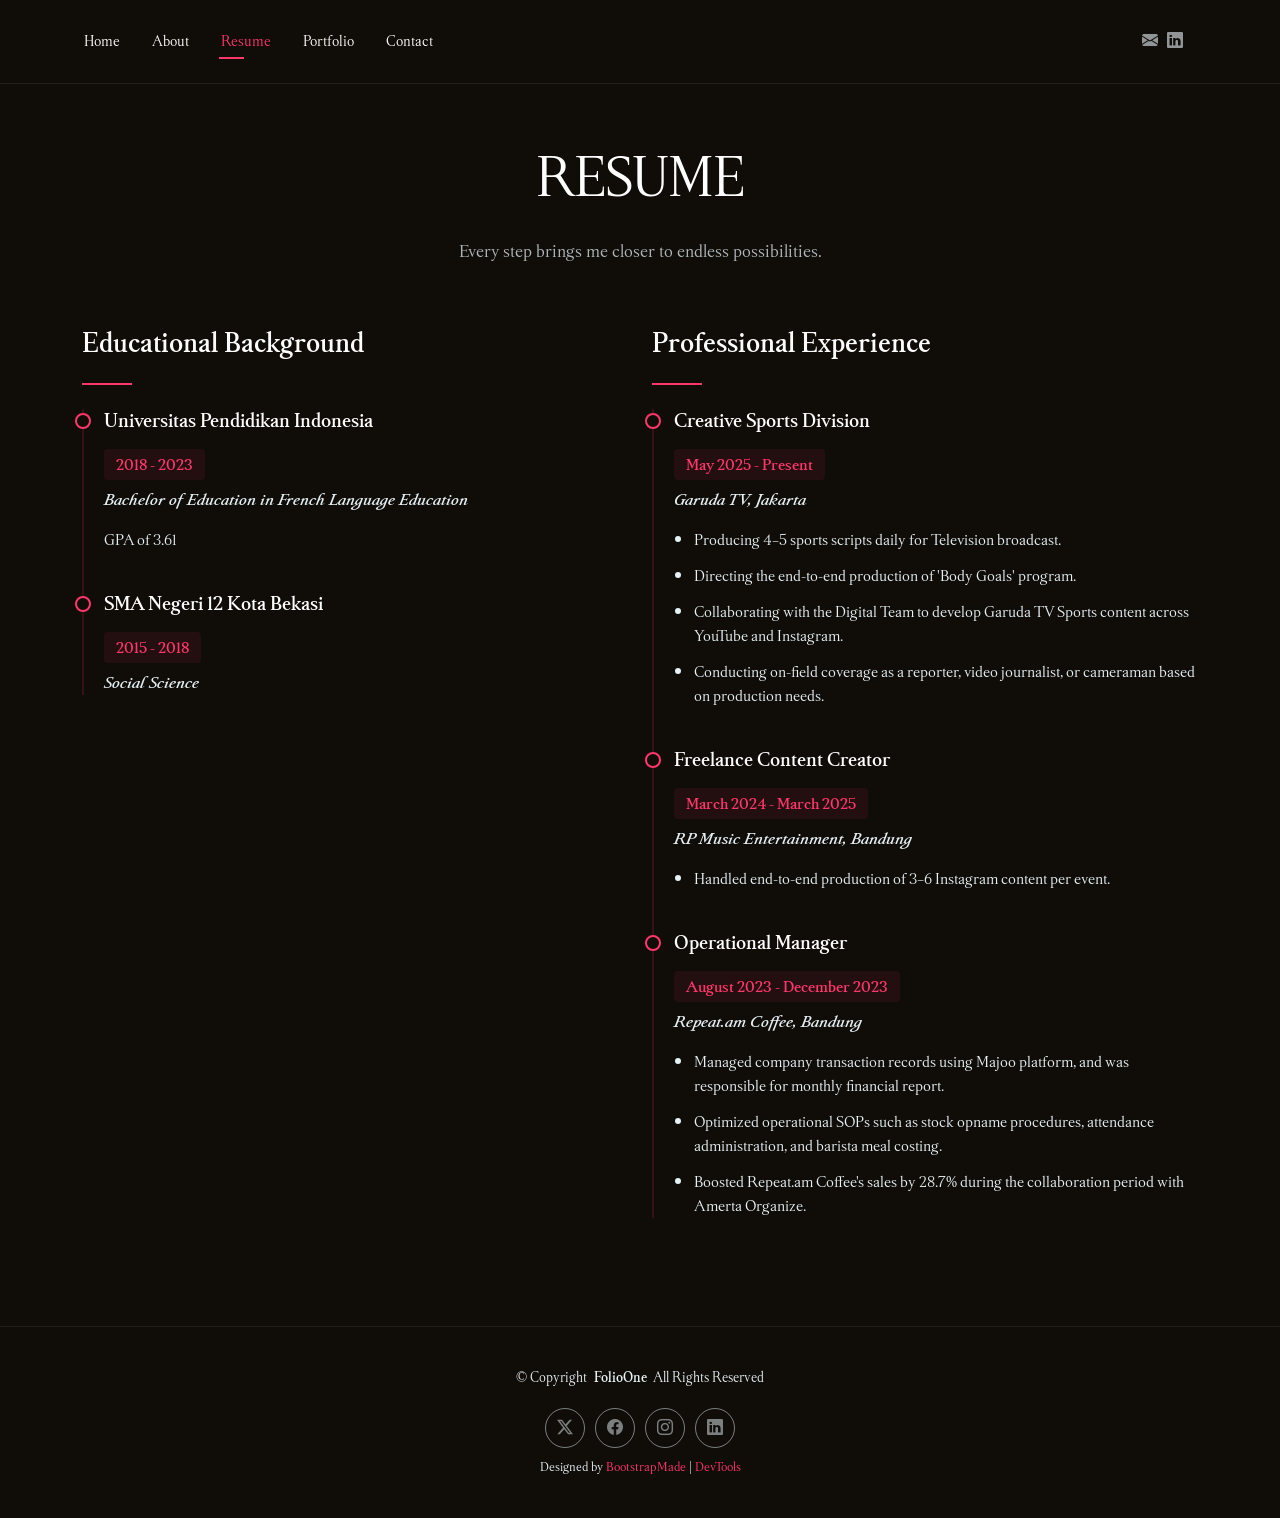
<file: resume.html>
<!DOCTYPE html>
<html lang="en">

<head>
  <meta charset="utf-8">
  <meta content="width=device-width, initial-scale=1.0" name="viewport">
  <title>Otniel Pramadiva's Gallery</title>
  <meta name="description" content="Otniels's Portfolio">
  <meta name="keywords" content="">

  <!-- Favicons -->
  <link href="assets/img/ots.png" rel="icon">
  <link href="assets/img/apple-touch-icon.png" rel="apple-touch-icon">

  <!-- Fonts -->
  <link href="https://fonts.googleapis.com" rel="preconnect">
  <link href="https://fonts.gstatic.com" rel="preconnect" crossorigin>
  <link href="https://fonts.googleapis.com/css2?family=Roboto:ital,wght@0,100;0,300;0,400;0,500;0,700;0,900;1,100;1,300;1,400;1,500;1,700;1,900&family=Poppins:ital,wght@0,100;0,200;0,300;0,400;0,500;0,600;0,700;0,800;0,900;1,100;1,200;1,300;1,400;1,500;1,600;1,700;1,800;1,900&family=Raleway:ital,wght@0,100;0,200;0,300;0,400;0,500;0,600;0,700;0,800;0,900;1,100;1,200;1,300;1,400;1,500;1,600;1,700;1,800;1,900&display=swap" rel="stylesheet">

  <!-- Vendor CSS Files -->
  <link href="assets/vendor/bootstrap/css/bootstrap.min.css" rel="stylesheet">
  <link href="assets/vendor/bootstrap-icons/bootstrap-icons.css" rel="stylesheet">
  <link href="assets/vendor/aos/aos.css" rel="stylesheet">
  <link href="assets/vendor/swiper/swiper-bundle.min.css" rel="stylesheet">
  <link href="assets/vendor/glightbox/css/glightbox.min.css" rel="stylesheet">

  <!-- Main CSS File -->
  <link href="assets/css/main.css" rel="stylesheet">

  <!-- =======================================================
  * Template Name: FolioOne
  * Template URL: https://bootstrapmade.com/folioone-bootstrap-portfolio-website-template/
  * Updated: Aug 23 2025 with Bootstrap v5.3.7
  * Author: BootstrapMade.com
  * License: https://bootstrapmade.com/license/
  ======================================================== -->
</head>

<body class="resume-page">

  <header id="header" class="header d-flex align-items-center light-background sticky-top">
    <div class="container position-relative d-flex align-items-center justify-content-between">

      <!-- <a href="index.html" class="logo d-flex align-items-center me-auto me-xl-0">
      <img src="assets/img/logo.webp" alt="">
      <h1 class="sitename">FolioOne</h1> 
    </a> -->

      <nav id="navmenu" class="navmenu">
        <ul>
          <li><a href="home.html">Home</a></li>
          <li><a href="about.html">About</a></li>
          <li><a href="resume.html" class="active">Resume</a></li>
          <li><a href="portfolio.html">Portfolio</a></li>
          <li><a href="contact.html">Contact</a></li>
        </ul>
        <i class="mobile-nav-toggle d-xl-none bi bi-list"></i>
      </nav>

      <div class="header-social-links">
        <a href="mailto:otniel.weishaupt@gmail.com" class="email"><i class="bi bi-envelope-fill"></i></a>
        <a href="https://www.linkedin.com/in/otnielpramadiva/" class="linkedin" target="_blank" rel="noopener noreferrer"><i class="bi bi-linkedin"></i></a>
      </div>

    </div>
  </header>

  <main class="main">

    <!-- Resume Section -->
    <section id="resume" class="resume section">

      <!-- Section Title -->
      <div class="container section-title" data-aos="fade-up">
        <h2>RESUME</h2>
        <p>Every step brings me closer to endless possibilities.</p>
      </div><!-- End Section Title -->

      <div class="container" data-aos="fade-up" data-aos-delay="100">

        <div class="row">
          <div class="col-lg-6">

            <!-- Education Section -->
            <div class="resume-item" data-aos="fade-up">
              <h3 class="resume-title">Educational Background</h3>

              <div class="resume-content">
                <article class="education-item">
                  <h4>Universitas Pendidikan Indonesia</h4>
                  <h5>2018 - 2023</h5>
                  <p class="institution"><em>Bachelor of Education in French Language Education</em></p>
                  <p>GPA of 3.61</p>
                </article>

                <article class="education-item">
                  <h4>SMA Negeri 12 Kota Bekasi</h4>
                  <h5>2015 - 2018</h5>
                  <p class="institution"><em>Social Science</em></p>
                </article>
              </div>
            </div><!-- End Education Section -->
          </div>

          <div class="col-lg-6">
            <!-- Experience Section -->
            <div class="resume-item" data-aos="fade-up" data-aos-delay="100">
              <h3 class="resume-title">Professional Experience</h3>

              <div class="resume-content">
                <article class="experience-item">
                  <h4>Creative Sports Division</h4>
                  <h5>May 2025 - Present</h5>
                  <p class="company"><em>Garuda TV, Jakarta</em></p>
                  <ul>
                    <li>Producing 4–5 sports scripts daily for Television broadcast.</li>
                    <li>Directing the end-to-end production of  'Body Goals' program.</li>
                    <li>Collaborating with the Digital Team to develop Garuda TV Sports content across YouTube and Instagram.</li>
                    <li>Conducting on-field coverage as a reporter, video journalist, or cameraman based on production needs.</li>
                  </ul>
                </article>

                <article class="experience-item">
                  <h4>Freelance Content Creator</h4>
                  <h5>March 2024 - March 2025</h5>
                  <p class="company"><em>RP Music Entertainment, Bandung</em></p>
                  <ul>
                    <li>Handled end-to-end production of 3–6 Instagram content per event.</li>
                    </ul>
                </article>

                <article class="experience-item">
                  <h4>Operational Manager</h4>
                  <h5>August 2023 - December 2023</h5>
                  <p class="company"><em>Repeat.am Coffee, Bandung</em></p>
                  <ul>
                    <li>Managed company transaction records using Majoo platform, and was responsible for monthly financial report.</li>
                    <li>Optimized operational SOPs such as stock opname procedures, attendance administration, and barista meal costing.</li>
                    <li>Boosted Repeat.am Coffee's sales by 28.7% during the collaboration period with Amerta Organize.</li>
                  </ul>
                </article>
              </div>
            </div><!-- End Experience Section -->
          </div>
        </div>

      </div>

    </section><!-- /Resume Section -->

  </main>

  <footer id="footer" class="footer">

    <div class="container">
      <div class="copyright text-center ">
        <p>© <span>Copyright</span> <strong class="px-1 sitename">FolioOne</strong> <span>All Rights Reserved<br></span></p>
      </div>
      <div class="social-links d-flex justify-content-center">
        <a href=""><i class="bi bi-twitter-x"></i></a>
        <a href=""><i class="bi bi-facebook"></i></a>
        <a href=""><i class="bi bi-instagram"></i></a>
        <a href=""><i class="bi bi-linkedin"></i></a>
      </div>
      <div class="credits">
        <!-- All the links in the footer should remain intact. -->
        <!-- You can delete the links only if you've purchased the pro version. -->
        <!-- Licensing information: https://bootstrapmade.com/license/ -->
        <!-- Purchase the pro version with working PHP/AJAX contact form: [buy-url] -->
        Designed by <a href="https://bootstrapmade.com/">BootstrapMade</a> | <a href="https://bootstrapmade.com/tools/">DevTools</a>
      </div>
    </div>

  </footer>

  <!-- Scroll Top -->
  <a href="#" id="scroll-top" class="scroll-top d-flex align-items-center justify-content-center"><i class="bi bi-arrow-up-short"></i></a>

  <!-- Preloader -->
  <div id="preloader"></div>

  <!-- Vendor JS Files -->
  <script src="assets/vendor/bootstrap/js/bootstrap.bundle.min.js"></script>
  <script src="assets/vendor/php-email-form/validate.js"></script>
  <script src="assets/vendor/aos/aos.js"></script>
  <script src="assets/vendor/typed.js/typed.umd.js"></script>
  <script src="assets/vendor/waypoints/noframework.waypoints.js"></script>
  <script src="assets/vendor/purecounter/purecounter_vanilla.js"></script>
  <script src="assets/vendor/swiper/swiper-bundle.min.js"></script>
  <script src="assets/vendor/imagesloaded/imagesloaded.pkgd.min.js"></script>
  <script src="assets/vendor/isotope-layout/isotope.pkgd.min.js"></script>
  <script src="assets/vendor/glightbox/js/glightbox.min.js"></script>

  <!-- Main JS File -->
  <script src="assets/js/main.js"></script>

</body>

</html>
</file>
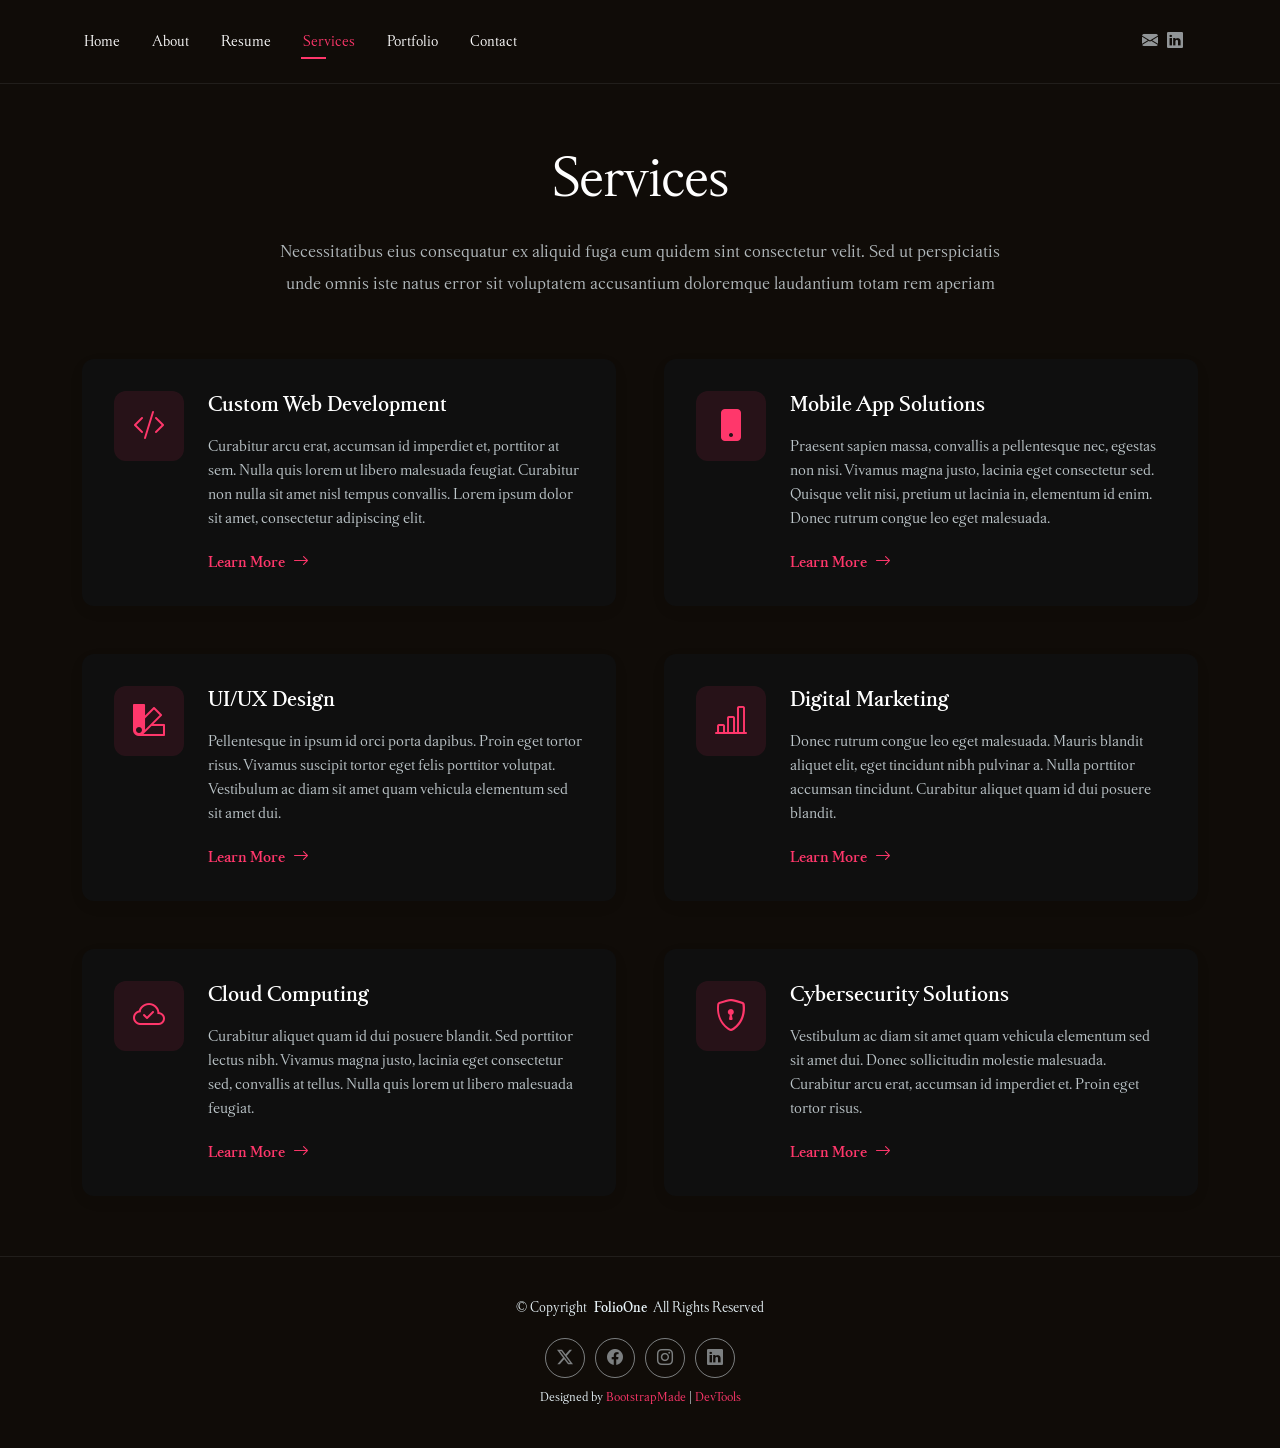
<file: services.html>
<!DOCTYPE html>
<html lang="en">

<head>
  <meta charset="utf-8">
  <meta content="width=device-width, initial-scale=1.0" name="viewport">
  <title>Otniel Pramadiva</title>
  <meta name="description" content="Otniels's Portfolio">
  <meta name="keywords" content="">

  <!-- Favicons -->
  <link href="assets/img/favicon.png" rel="icon">
  <link href="assets/img/apple-touch-icon.png" rel="apple-touch-icon">

  <!-- Fonts -->
  <link href="https://fonts.googleapis.com" rel="preconnect">
  <link href="https://fonts.gstatic.com" rel="preconnect" crossorigin>
  <link href="https://fonts.googleapis.com/css2?family=Roboto:ital,wght@0,100;0,300;0,400;0,500;0,700;0,900;1,100;1,300;1,400;1,500;1,700;1,900&family=Poppins:ital,wght@0,100;0,200;0,300;0,400;0,500;0,600;0,700;0,800;0,900;1,100;1,200;1,300;1,400;1,500;1,600;1,700;1,800;1,900&family=Raleway:ital,wght@0,100;0,200;0,300;0,400;0,500;0,600;0,700;0,800;0,900;1,100;1,200;1,300;1,400;1,500;1,600;1,700;1,800;1,900&display=swap" rel="stylesheet">

  <!-- Vendor CSS Files -->
  <link href="assets/vendor/bootstrap/css/bootstrap.min.css" rel="stylesheet">
  <link href="assets/vendor/bootstrap-icons/bootstrap-icons.css" rel="stylesheet">
  <link href="assets/vendor/aos/aos.css" rel="stylesheet">
  <link href="assets/vendor/swiper/swiper-bundle.min.css" rel="stylesheet">
  <link href="assets/vendor/glightbox/css/glightbox.min.css" rel="stylesheet">

  <!-- Main CSS File -->
  <link href="assets/css/main.css" rel="stylesheet">

  <!-- =======================================================
  * Template Name: FolioOne
  * Template URL: https://bootstrapmade.com/folioone-bootstrap-portfolio-website-template/
  * Updated: Aug 23 2025 with Bootstrap v5.3.7
  * Author: BootstrapMade.com
  * License: https://bootstrapmade.com/license/
  ======================================================== -->
</head>

<body class="services-page">

  <header id="header" class="header d-flex align-items-center light-background sticky-top">
    <div class="container position-relative d-flex align-items-center justify-content-between">

      <!-- <a href="index.html" class="logo d-flex align-items-center me-auto me-xl-0">
      <img src="assets/img/logo.webp" alt="">
      <h1 class="sitename">FolioOne</h1> 
    </a> -->

      <nav id="navmenu" class="navmenu">
        <ul>
          <li><a href="index.html">Home</a></li>
          <li><a href="about.html">About</a></li>
          <li><a href="resume.html">Resume</a></li>
          <li><a href="services.html" class="active">Services</a></li>
          <li><a href="portfolio.html">Portfolio</a></li>
          <li><a href="contact.html">Contact</a></li>
        </ul>
        <i class="mobile-nav-toggle d-xl-none bi bi-list"></i>
      </nav>

      <div class="header-social-links">
        <a href="mailto:otniel.weishaupt@gmail.com" class="email"><i class="bi bi-envelope-fill"></i></a>
        <a href="https://www.linkedin.com/in/otnielpramadiva/" class="linkedin"><i class="bi bi-linkedin"></i></a>
      </div>

    </div>
  </header>

  <main class="main">

    <!-- Services Section -->
    <section id="services" class="services section">

      <!-- Section Title -->
      <div class="container section-title" data-aos="fade-up">
        <h2>Services</h2>
        <p>Necessitatibus eius consequatur ex aliquid fuga eum quidem sint consectetur velit. Sed ut perspiciatis unde omnis iste natus error sit voluptatem accusantium doloremque laudantium totam rem aperiam</p>
      </div><!-- End Section Title -->

      <div class="container" data-aos="fade-up" data-aos-delay="100">

        <div class="row justify-content-center g-5">

          <div class="col-md-6" data-aos="fade-right" data-aos-delay="100">
            <div class="service-item">
              <div class="service-icon">
                <i class="bi bi-code-slash"></i>
              </div>
              <div class="service-content">
                <h3>Custom Web Development</h3>
                <p>Curabitur arcu erat, accumsan id imperdiet et, porttitor at sem. Nulla quis lorem ut libero malesuada feugiat. Curabitur non nulla sit amet nisl tempus convallis. Lorem ipsum dolor sit amet, consectetur adipiscing elit.</p>
                <a href="service-details.html" class="service-link">
                  <span>Learn More</span>
                  <i class="bi bi-arrow-right"></i>
                </a>
              </div>
            </div>
          </div><!-- End Service Item -->

          <div class="col-md-6" data-aos="fade-left" data-aos-delay="100">
            <div class="service-item">
              <div class="service-icon">
                <i class="bi bi-phone-fill"></i>
              </div>
              <div class="service-content">
                <h3>Mobile App Solutions</h3>
                <p>Praesent sapien massa, convallis a pellentesque nec, egestas non nisi. Vivamus magna justo, lacinia eget consectetur sed. Quisque velit nisi, pretium ut lacinia in, elementum id enim. Donec rutrum congue leo eget malesuada.</p>
                <a href="service-details.html" class="service-link">
                  <span>Learn More</span>
                  <i class="bi bi-arrow-right"></i>
                </a>
              </div>
            </div>
          </div><!-- End Service Item -->

          <div class="col-md-6" data-aos="fade-right" data-aos-delay="200">
            <div class="service-item">
              <div class="service-icon">
                <i class="bi bi-palette2"></i>
              </div>
              <div class="service-content">
                <h3>UI/UX Design</h3>
                <p>Pellentesque in ipsum id orci porta dapibus. Proin eget tortor risus. Vivamus suscipit tortor eget felis porttitor volutpat. Vestibulum ac diam sit amet quam vehicula elementum sed sit amet dui.</p>
                <a href="service-details.html" class="service-link">
                  <span>Learn More</span>
                  <i class="bi bi-arrow-right"></i>
                </a>
              </div>
            </div>
          </div><!-- End Service Item -->

          <div class="col-md-6" data-aos="fade-left" data-aos-delay="200">
            <div class="service-item">
              <div class="service-icon">
                <i class="bi bi-bar-chart-line"></i>
              </div>
              <div class="service-content">
                <h3>Digital Marketing</h3>
                <p>Donec rutrum congue leo eget malesuada. Mauris blandit aliquet elit, eget tincidunt nibh pulvinar a. Nulla porttitor accumsan tincidunt. Curabitur aliquet quam id dui posuere blandit.</p>
                <a href="service-details.html" class="service-link">
                  <span>Learn More</span>
                  <i class="bi bi-arrow-right"></i>
                </a>
              </div>
            </div>
          </div><!-- End Service Item -->

          <div class="col-md-6" data-aos="fade-right" data-aos-delay="300">
            <div class="service-item">
              <div class="service-icon">
                <i class="bi bi-cloud-check"></i>
              </div>
              <div class="service-content">
                <h3>Cloud Computing</h3>
                <p>Curabitur aliquet quam id dui posuere blandit. Sed porttitor lectus nibh. Vivamus magna justo, lacinia eget consectetur sed, convallis at tellus. Nulla quis lorem ut libero malesuada feugiat.</p>
                <a href="service-details.html" class="service-link">
                  <span>Learn More</span>
                  <i class="bi bi-arrow-right"></i>
                </a>
              </div>
            </div>
          </div><!-- End Service Item -->

          <div class="col-md-6" data-aos="fade-left" data-aos-delay="300">
            <div class="service-item">
              <div class="service-icon">
                <i class="bi bi-shield-lock"></i>
              </div>
              <div class="service-content">
                <h3>Cybersecurity Solutions</h3>
                <p>Vestibulum ac diam sit amet quam vehicula elementum sed sit amet dui. Donec sollicitudin molestie malesuada. Curabitur arcu erat, accumsan id imperdiet et. Proin eget tortor risus.</p>
                <a href="service-details.html" class="service-link">
                  <span>Learn More</span>
                  <i class="bi bi-arrow-right"></i>
                </a>
              </div>
            </div>
          </div><!-- End Service Item -->

        </div>

      </div>

    </section><!-- /Services Section -->

  </main>

  <footer id="footer" class="footer">

    <div class="container">
      <div class="copyright text-center ">
        <p>© <span>Copyright</span> <strong class="px-1 sitename">FolioOne</strong> <span>All Rights Reserved<br></span></p>
      </div>
      <div class="social-links d-flex justify-content-center">
        <a href=""><i class="bi bi-twitter-x"></i></a>
        <a href=""><i class="bi bi-facebook"></i></a>
        <a href=""><i class="bi bi-instagram"></i></a>
        <a href=""><i class="bi bi-linkedin"></i></a>
      </div>
      <div class="credits">
        <!-- All the links in the footer should remain intact. -->
        <!-- You can delete the links only if you've purchased the pro version. -->
        <!-- Licensing information: https://bootstrapmade.com/license/ -->
        <!-- Purchase the pro version with working PHP/AJAX contact form: [buy-url] -->
        Designed by <a href="https://bootstrapmade.com/">BootstrapMade</a> | <a href="https://bootstrapmade.com/tools/">DevTools</a>
      </div>
    </div>

  </footer>

  <!-- Scroll Top -->
  <a href="#" id="scroll-top" class="scroll-top d-flex align-items-center justify-content-center"><i class="bi bi-arrow-up-short"></i></a>

  <!-- Preloader -->
  <div id="preloader"></div>

  <!-- Vendor JS Files -->
  <script src="assets/vendor/bootstrap/js/bootstrap.bundle.min.js"></script>
  <script src="assets/vendor/php-email-form/validate.js"></script>
  <script src="assets/vendor/aos/aos.js"></script>
  <script src="assets/vendor/typed.js/typed.umd.js"></script>
  <script src="assets/vendor/waypoints/noframework.waypoints.js"></script>
  <script src="assets/vendor/purecounter/purecounter_vanilla.js"></script>
  <script src="assets/vendor/swiper/swiper-bundle.min.js"></script>
  <script src="assets/vendor/imagesloaded/imagesloaded.pkgd.min.js"></script>
  <script src="assets/vendor/isotope-layout/isotope.pkgd.min.js"></script>
  <script src="assets/vendor/glightbox/js/glightbox.min.js"></script>

  <!-- Main JS File -->
  <script src="assets/js/main.js"></script>

</body>

</html>
</file>
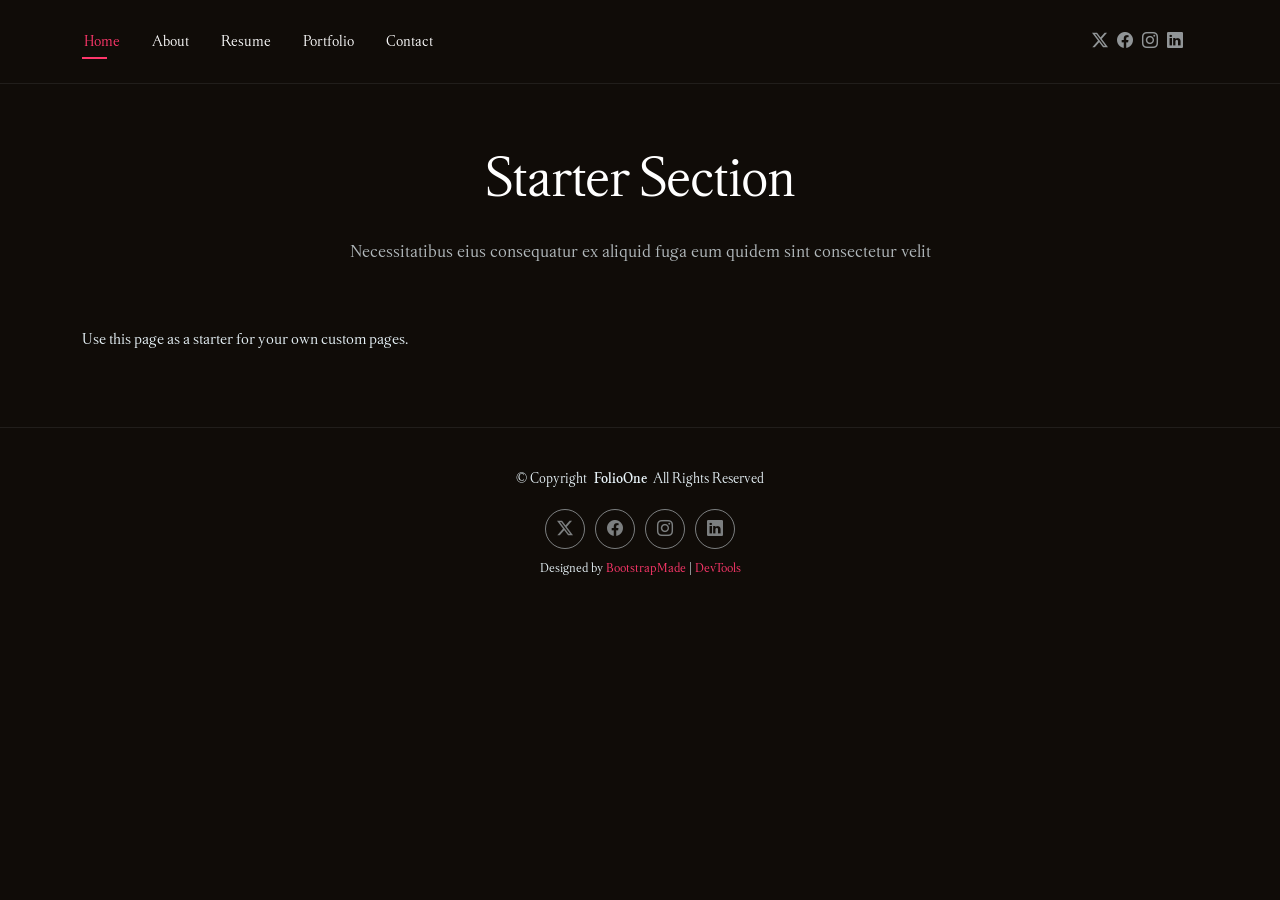
<file: starter-page.html>
<!DOCTYPE html>
<html lang="en">

<head>
  <meta charset="utf-8">
  <meta content="width=device-width, initial-scale=1.0" name="viewport">
  <title>Otniel Pramadiva's Gallery</title>
  <meta name="description" content="Otniels's Portfolio">
  <meta name="keywords" content="">

  <!-- Favicons -->
  <link href="assets/img/ots.png" rel="icon">
  <link href="assets/img/apple-touch-icon.png" rel="apple-touch-icon">

  <!-- Fonts -->
  <link href="https://fonts.googleapis.com" rel="preconnect">
  <link href="https://fonts.gstatic.com" rel="preconnect" crossorigin>
  <link href="https://fonts.googleapis.com/css2?family=Roboto:ital,wght@0,100;0,300;0,400;0,500;0,700;0,900;1,100;1,300;1,400;1,500;1,700;1,900&family=Poppins:ital,wght@0,100;0,200;0,300;0,400;0,500;0,600;0,700;0,800;0,900;1,100;1,200;1,300;1,400;1,500;1,600;1,700;1,800;1,900&family=Raleway:ital,wght@0,100;0,200;0,300;0,400;0,500;0,600;0,700;0,800;0,900;1,100;1,200;1,300;1,400;1,500;1,600;1,700;1,800;1,900&display=swap" rel="stylesheet">

  <!-- Vendor CSS Files -->
  <link href="assets/vendor/bootstrap/css/bootstrap.min.css" rel="stylesheet">
  <link href="assets/vendor/bootstrap-icons/bootstrap-icons.css" rel="stylesheet">
  <link href="assets/vendor/aos/aos.css" rel="stylesheet">
  <link href="assets/vendor/swiper/swiper-bundle.min.css" rel="stylesheet">
  <link href="assets/vendor/glightbox/css/glightbox.min.css" rel="stylesheet">

  <!-- Main CSS File -->
  <link href="assets/css/main.css" rel="stylesheet">

  <!-- =======================================================
  * Template Name: FolioOne
  * Template URL: https://bootstrapmade.com/folioone-bootstrap-portfolio-website-template/
  * Updated: Aug 23 2025 with Bootstrap v5.3.7
  * Author: BootstrapMade.com
  * License: https://bootstrapmade.com/license/
  ======================================================== -->
</head>

<body class="starter-page-page">

  <header id="header" class="header d-flex align-items-center light-background sticky-top">
    <div class="container position-relative d-flex align-items-center justify-content-between">

      <!-- <a href="index.html" class="logo d-flex align-items-center me-auto me-xl-0">
      <img src="assets/img/logo.webp" alt="">
      <h1 class="sitename">FolioOne</h1> 
    </a> -->

      <nav id="navmenu" class="navmenu">
        <ul>
          <li><a href="./" class="active">Home</a></li>
          <li><a href="./">About</a></li>
          <li><a href="./">Resume</a></li>
          <li><a href="./">Portfolio</a></li>
          <li><a href="./">Contact</a></li>
        </ul>
        <i class="mobile-nav-toggle d-xl-none bi bi-list"></i>
      </nav>

      <div class="header-social-links">
        <a href="#" class="twitter"><i class="bi bi-twitter-x"></i></a>
        <a href="#" class="facebook"><i class="bi bi-facebook"></i></a>
        <a href="#" class="instagram"><i class="bi bi-instagram"></i></a>
        <a href="#" class="linkedin"><i class="bi bi-linkedin"></i></a>
      </div>

    </div>
  </header>

  <main class="main">

    <!-- Starter Section Section -->
    <section id="starter-section" class="starter-section section">

      <!-- Section Title -->
      <div class="container section-title" data-aos="fade-up">
        <h2>Starter Section</h2>
        <p>Necessitatibus eius consequatur ex aliquid fuga eum quidem sint consectetur velit</p>
      </div><!-- End Section Title -->

      <div class="container" data-aos="fade-up">
        <p>Use this page as a starter for your own custom pages.</p>
      </div>

    </section><!-- /Starter Section Section -->

  </main>

  <footer id="footer" class="footer">

    <div class="container">
      <div class="copyright text-center ">
        <p>© <span>Copyright</span> <strong class="px-1 sitename">FolioOne</strong> <span>All Rights Reserved<br></span></p>
      </div>
      <div class="social-links d-flex justify-content-center">
        <a href=""><i class="bi bi-twitter-x"></i></a>
        <a href=""><i class="bi bi-facebook"></i></a>
        <a href=""><i class="bi bi-instagram"></i></a>
        <a href=""><i class="bi bi-linkedin"></i></a>
      </div>
      <div class="credits">
        <!-- All the links in the footer should remain intact. -->
        <!-- You can delete the links only if you've purchased the pro version. -->
        <!-- Licensing information: https://bootstrapmade.com/license/ -->
        <!-- Purchase the pro version with working PHP/AJAX contact form: [buy-url] -->
        Designed by <a href="https://bootstrapmade.com/">BootstrapMade</a> | <a href="https://bootstrapmade.com/tools/">DevTools</a>
      </div>
    </div>

  </footer>

  <!-- Scroll Top -->
  <a href="#" id="scroll-top" class="scroll-top d-flex align-items-center justify-content-center"><i class="bi bi-arrow-up-short"></i></a>

  <!-- Preloader -->
  <div id="preloader"></div>

  <!-- Vendor JS Files -->
  <script src="assets/vendor/bootstrap/js/bootstrap.bundle.min.js"></script>
  <script src="assets/vendor/php-email-form/validate.js"></script>
  <script src="assets/vendor/aos/aos.js"></script>
  <script src="assets/vendor/typed.js/typed.umd.js"></script>
  <script src="assets/vendor/waypoints/noframework.waypoints.js"></script>
  <script src="assets/vendor/purecounter/purecounter_vanilla.js"></script>
  <script src="assets/vendor/swiper/swiper-bundle.min.js"></script>
  <script src="assets/vendor/imagesloaded/imagesloaded.pkgd.min.js"></script>
  <script src="assets/vendor/isotope-layout/isotope.pkgd.min.js"></script>
  <script src="assets/vendor/glightbox/js/glightbox.min.js"></script>

  <!-- Main JS File -->
  <script src="assets/js/main.js"></script>

</body>

</html>
</file>
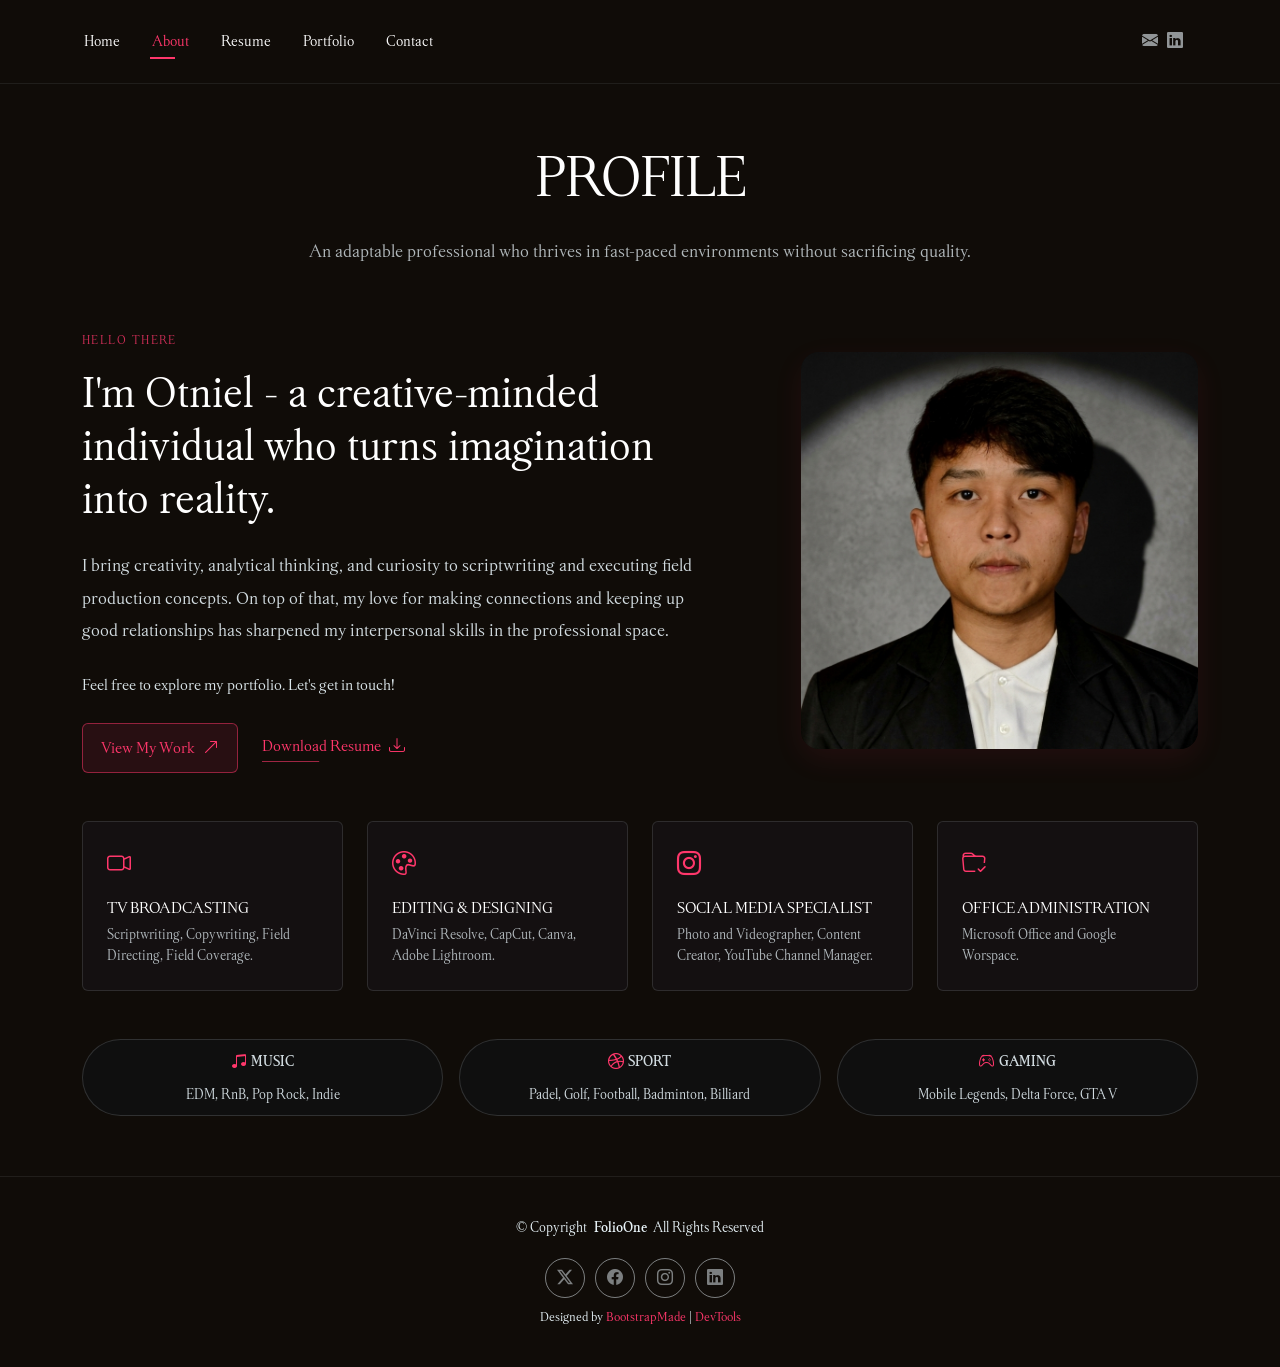
<file: FolioOne/about.html>
<!DOCTYPE html>
<html lang="en">

<head>
  <meta charset="utf-8">
  <meta content="width=device-width, initial-scale=1.0" name="viewport">
  <title>Otniel Pramadiva's Gallery</title>
  <meta name="description" content="Otniels's Portfolio">
  <meta name="keywords" content="">

  <!-- Favicons -->
  <link href="assets/img/ots.png" rel="icon">
  <link href="assets/img/apple-touch-icon.png" rel="apple-touch-icon">

  <!-- Fonts -->
  <link href="https://fonts.googleapis.com" rel="preconnect">
  <link href="https://fonts.gstatic.com" rel="preconnect" crossorigin>
  <link href="https://fonts.googleapis.com/css2?family=Roboto:ital,wght@0,100;0,300;0,400;0,500;0,700;0,900;1,100;1,300;1,400;1,500;1,700;1,900&family=Poppins:ital,wght@0,100;0,200;0,300;0,400;0,500;0,600;0,700;0,800;0,900;1,100;1,200;1,300;1,400;1,500;1,600;1,700;1,800;1,900&family=Raleway:ital,wght@0,100;0,200;0,300;0,400;0,500;0,600;0,700;0,800;0,900;1,100;1,200;1,300;1,400;1,500;1,600;1,700;1,800;1,900&display=swap" rel="stylesheet">

  <!-- Vendor CSS Files -->
  <link href="assets/vendor/bootstrap/css/bootstrap.min.css" rel="stylesheet">
  <link href="assets/vendor/bootstrap-icons/bootstrap-icons.css" rel="stylesheet">
  <link href="assets/vendor/aos/aos.css" rel="stylesheet">
  <link href="assets/vendor/swiper/swiper-bundle.min.css" rel="stylesheet">
  <link href="assets/vendor/glightbox/css/glightbox.min.css" rel="stylesheet">

  <!-- Main CSS File -->
  <link href="assets/css/main.css" rel="stylesheet">

  <!-- =======================================================
  * Template Name: FolioOne
  * Template URL: https://bootstrapmade.com/folioone-bootstrap-portfolio-website-template/
  * Updated: Aug 23 2025 with Bootstrap v5.3.7
  * Author: BootstrapMade.com
  * License: https://bootstrapmade.com/license/
  ======================================================== -->
</head>

<body class="about-page">

  <header id="header" class="header d-flex align-items-center light-background sticky-top">
    <div class="container position-relative d-flex align-items-center justify-content-between">

      <!-- <a href="index.html" class="logo d-flex align-items-center me-auto me-xl-0">
      <img src="assets/img/logo.webp" alt="">
      <h1 class="sitename">FolioOne</h1> 
    </a> -->

      <nav id="navmenu" class="navmenu">
        <ul>
          <li><a href="index.html">Home</a></li>
          <li><a href="about.html" class="active">About</a></li>
          <li><a href="resume.html">Resume</a></li>
          <li><a href="portfolio.html">Portfolio</a></li>
          <li><a href="contact.html">Contact</a></li>
        </ul>
        <i class="mobile-nav-toggle d-xl-none bi bi-list"></i>
      </nav>

      <div class="header-social-links">
        <a href="mailto:otniel.weishaupt@gmail.com" class="email"><i class="bi bi-envelope-fill"></i></a>
        <a href="https://www.linkedin.com/in/otnielpramadiva/" class="linkedin" target="_blank" rel="noopener noreferrer"><i class="bi bi-linkedin"></i></a>
      </div>
    </div>
  </header>

  <main class="main">

    <!-- About Section -->
    <section id="about" class="about section">

      <!-- Section Title -->
      <div class="container section-title" data-aos="fade-up">
        <h2>PROFILE</h2>
        <p>An adaptable professional who thrives in fast-paced environments without sacrificing quality.</p>
      </div><!-- End Section Title -->

      <div class="container" data-aos="fade-up" data-aos-delay="100">

        <!-- Intro + Photo -->
        <div class="row align-items-center justify-content-between gy-5 mb-5">
          <div class="col-lg-7" data-aos="fade-right" data-aos-delay="150">
            <div class="intro-content">
              <span class="eyebrow">Hello there</span>
              <h2 class="headline">I'm Otniel - a creative-minded individual who turns imagination into reality.</h2>
              <p class="lead">
                 I bring creativity, analytical thinking, and curiosity to scriptwriting and executing field production concepts. On top of that, my love for making connections and  keeping up good relationships has sharpened my interpersonal skills in the professional space.
              </p>
              <p>
                Feel free to explore my portfolio. Let's get in touch!
              </p>

              <div class="cta-group">
                <a href="portfolio.html" class="btn-ghost">
                  View My Work <i class="bi bi-arrow-up-right"></i>
                </a>
                <a href="assets/Resume Otniel Pramadiva II.pdf" class="link-underline" target="_blank">
                  Download Resume <i class="bi bi-download"></i>
                </a>
              </div>
            </div>
          </div>

          <div class="col-lg-5" data-aos="zoom-in" data-aos-delay="250">
            <figure class="profile-figure text-center text-lg-end">
              <img src="assets/img/profile/FOTO DIRI.jpg" alt="Portrait of Alex" class="img-fluid profile-photo">
            </figure>
          </div>
        </div>
        <!-- End Intro + Photo -->

        <!-- Skills Grid -->
        <div class="mb-5">
          <div class="row g-4">
            <div class="col-6 col-md-4 col-lg-3" data-aos="fade-up" data-aos-delay="120">
              <div class="skill-item">
                <i class="bi bi-camera-video"></i>
                <h3>TV BROADCASTING</h3>
                <p>Scriptwriting, Copywriting, Field Directing, Field Coverage.</p>
              </div>
            </div>
            <div class="col-6 col-md-4 col-lg-3" data-aos="fade-up" data-aos-delay="180">
              <div class="skill-item">
                <i class="bi bi-palette"></i>
                <h3>EDITING & DESIGNING</h3>
                <p>DaVinci Resolve, CapCut, Canva, <br>Adobe Lightroom.</p>
              </div>
            </div>
            <div class="col-6 col-md-4 col-lg-3" data-aos="fade-up" data-aos-delay="240">
              <div class="skill-item">
                <i class="bi bi-instagram"></i>
                <h3>SOCIAL MEDIA SPECIALIST</h3>
                <p>Photo and Videographer, Content Creator, YouTube Channel Manager.</p>
              </div>
            </div>
            <div class="col-6 col-md-4 col-lg-3" data-aos="fade-up" data-aos-delay="300">
              <div class="skill-item">
                <i class="bi bi-folder-check"></i>
                <h3>OFFICE ADMINISTRATION</h3>
                <p>Microsoft Office and Google Worspace.</p>
              </div>
            </div>
          </div>
        </div>
        <!-- End Skills Grid -->

        <!-- Fun Facts -->
        <div class="row g-3 justify-content-center">
          <div class="col-12 col-sm-6 col-md-4" data-aos="zoom-in" data-aos-delay="120">
          <div class="fact-pill d-flex flex-column align-items-center text-center">
            <div class="d-flex align-items-center gap-1">
              <i class="bi bi-music-note-beamed"></i>
              <span class="fw-bold">MUSIC</span>
              </div>
              <small>EDM, RnB, Pop Rock, Indie</small>
            </div>
          </div>
          <div class="col-12 col-sm-6 col-md-4" data-aos="zoom-in" data-aos-delay="160">
          <div class="fact-pill d-flex flex-column align-items-center text-center">
            <div class="d-flex align-items-center gap-1">
              <i class="bi bi-dribbble"></i>
              <span class="fw-bold">SPORT</span>
              </div>
              <small>Padel, Golf, Football, Badminton, Billiard</small>
            </div>
          </div>
          <div class="col-12 col-sm-6 col-md-4" data-aos="zoom-in" data-aos-delay="200">
          <div class="fact-pill d-flex flex-column align-items-center text-center">
            <div class="d-flex align-items-center gap-1">
              <i class="bi bi-controller"></i>
              <span class="fw-bold">GAMING</span>
              </div>
              <small>Mobile Legends, Delta Force, GTA V</small>
            </div>
          </div>
        </div>
        <!-- End Fun Facts -->

      </div>

  </main>

  <footer id="footer" class="footer">

    <div class="container">
      <div class="copyright text-center ">
        <p>© <span>Copyright</span> <strong class="px-1 sitename">FolioOne</strong> <span>All Rights Reserved<br></span></p>
      </div>
      <div class="social-links d-flex justify-content-center">
        <a href=""><i class="bi bi-twitter-x"></i></a>
        <a href=""><i class="bi bi-facebook"></i></a>
        <a href=""><i class="bi bi-instagram"></i></a>
        <a href=""><i class="bi bi-linkedin"></i></a>
      </div>
      <div class="credits">
        <!-- All the links in the footer should remain intact. -->
        <!-- You can delete the links only if you've purchased the pro version. -->
        <!-- Licensing information: https://bootstrapmade.com/license/ -->
        <!-- Purchase the pro version with working PHP/AJAX contact form: [buy-url] -->
        Designed by <a href="https://bootstrapmade.com/">BootstrapMade</a> | <a href="https://bootstrapmade.com/tools/">DevTools</a>
      </div>
    </div>

  </footer>

  <!-- Scroll Top -->
  <a href="#" id="scroll-top" class="scroll-top d-flex align-items-center justify-content-center"><i class="bi bi-arrow-up-short"></i></a>

  <!-- Preloader -->
  <div id="preloader"></div>

  <!-- Vendor JS Files -->
  <script src="assets/vendor/bootstrap/js/bootstrap.bundle.min.js"></script>
  <script src="assets/vendor/php-email-form/validate.js"></script>
  <script src="assets/vendor/aos/aos.js"></script>
  <script src="assets/vendor/typed.js/typed.umd.js"></script>
  <script src="assets/vendor/waypoints/noframework.waypoints.js"></script>
  <script src="assets/vendor/purecounter/purecounter_vanilla.js"></script>
  <script src="assets/vendor/swiper/swiper-bundle.min.js"></script>
  <script src="assets/vendor/imagesloaded/imagesloaded.pkgd.min.js"></script>
  <script src="assets/vendor/isotope-layout/isotope.pkgd.min.js"></script>
  <script src="assets/vendor/glightbox/js/glightbox.min.js"></script>

  <!-- Main JS File -->
  <script src="assets/js/main.js"></script>

</body>

</html>
</file>
<file: assets/css/main.css>
/**
* Template Name: FolioOne
* Template URL: https://bootstrapmade.com/folioone-bootstrap-portfolio-website-template/
* Updated: Aug 23 2025 with Bootstrap v5.3.7
* Author: BootstrapMade.com
* License: https://bootstrapmade.com/license/
*/

/*--------------------------------------------------------------
# Font & Color Variables
# Help: https://bootstrapmade.com/color-system/
--------------------------------------------------------------*/
/* Fonts */
@font-face {
  font-family: 'Michelangelus';
  src: url('../fonts/Michelangelus-Regular.ttf') format('truetype');
  font-weight: normal;
  font-style: normal;
}

@font-face {
  font-family: 'Michelangelus';
  src: url('../fonts/Michelangelus-Bold.ttf') format('truetype');
  font-weight: bold;
  font-style: normal;
}

@font-face {
  font-family: 'Michelangelus';
  src: url('../fonts/Michelangelus-BoldItalic.ttf') format('truetype');
  font-weight: bold;
  font-style: italic;
}

.hero h1 {
  font-family: 'Michelangelus', sans-serif !important;
  font-weight: bold !important;
  font-style: italic !important;
}

/* 2. Menerapkan font ke variabel template */
:root {
  --default-font: "Michelangelus", sans-serif;
  --heading-font: "Michelangelus", sans-serif;
  --nav-font: "Michelangelus", sans-serif;
}

/* Global Colors - The following color variables are used throughout the website. Updating them here will change the color scheme of the entire website */
:root { 
  --background-color: #100c08; /* Background color for the entire website, including individual sections */
  --default-color: #e7f2f7; /* Default color used for the majority of the text content across the entire website */
  --heading-color: #ffffff; /* Color for headings, subheadings and title throughout the website */
  --accent-color: #ff376b; /* Accent color that represents your brand on the website. It's used for buttons, links, and other elements that need to stand out */
  --surface-color: #0f0f0f; /* The surface color is used as a background of boxed elements within sections, such as cards, icon boxes, or other elements that require a visual separation from the global background. */
  --contrast-color: #ffffff; /* Contrast color for text, ensuring readability against backgrounds of accent, heading, or default colors. */
}

/* Nav Menu Colors - The following color variables are used specifically for the navigation menu. They are separate from the global colors to allow for more customization options */
:root {
  --nav-color: #ffffff;  /* The default color of the main navmenu links */
  --nav-hover-color: #ff376b; /* Applied to main navmenu links when they are hovered over or active */
  --nav-mobile-background-color: #0f0f0f; /* Used as the background color for mobile navigation menu */
  --nav-dropdown-background-color: #051117; /* Used as the background color for dropdown items that appear when hovering over primary navigation items */
  --nav-dropdown-color: #e7f2f7; /* Used for navigation links of the dropdown items in the navigation menu. */
  --nav-dropdown-hover-color: #ff376b; /* Similar to --nav-hover-color, this color is applied to dropdown navigation links when they are hovered over. */
}

/* Color Presets - These classes override global colors when applied to any section or element, providing reuse of the sam color scheme. */

.light-background {
  --background-color: #142027;
  --surface-color: #325264;
}

.dark-background {
  --background-color: #0b1419;
  --default-color: #ffffff;
  --heading-color: #ffffff;
  --surface-color: #252525;
  --contrast-color: #ffffff;
}

/* Smooth scroll */
:root {
  scroll-behavior: smooth;
}

/*--------------------------------------------------------------
# General Styling & Shared Classes
--------------------------------------------------------------*/
body {
  color: var(--default-color);
  background-color: var(--background-color);
  font-family: var(--default-font);
}

a {
  color: var(--accent-color);
  text-decoration: none;
  transition: 0.3s;
}

a:hover {
  color: color-mix(in srgb, var(--accent-color), transparent 25%);
  text-decoration: none;
}

h1,
h2,
h3,
h4,
h5,
h6 {
  color: var(--heading-color);
  font-family: var(--heading-font);
}

/* PHP Email Form Messages
------------------------------*/
.php-email-form .error-message {
  display: none;
  background: #df1529;
  color: #ffffff;
  text-align: left;
  padding: 15px;
  margin-bottom: 24px;
  font-weight: 600;
}

.php-email-form .sent-message {
  display: none;
  color: #ffffff;
  background: #059652;
  text-align: center;
  padding: 15px;
  margin-bottom: 24px;
  font-weight: 600;
}

.php-email-form .loading {
  display: none;
  background: var(--surface-color);
  text-align: center;
  padding: 15px;
  margin-bottom: 24px;
}

.php-email-form .loading:before {
  content: "";
  display: inline-block;
  border-radius: 50%;
  width: 24px;
  height: 24px;
  margin: 0 10px -6px 0;
  border: 3px solid var(--accent-color);
  border-top-color: var(--surface-color);
  animation: php-email-form-loading 1s linear infinite;
}

@keyframes php-email-form-loading {
  0% {
    transform: rotate(0deg);
  }

  100% {
    transform: rotate(360deg);
  }
}

/*--------------------------------------------------------------
# Global Header
--------------------------------------------------------------*/
.header {
  --background-color: rgba(255, 255, 255, 0);
  color: var(--default-color);
  background-color: var(--background-color);
  padding: 15px 0;
  transition: all 0.5s;
  z-index: 997;
  border-bottom: 1px solid color-mix(in srgb, var(--default-color), transparent 92%);
}

.header .logo {
  line-height: 1;
}

.header .logo img {
  max-height: 36px;
  margin-right: 8px;
}

.header .logo h1 {
  font-size: 32px;
  margin: 0;
  font-weight: 400;
  color: var(--heading-color);
}

.header .header-social-links {
  padding-right: 15px;
}

.header .header-social-links a {
  color: color-mix(in srgb, var(--default-color), transparent 40%);
  padding-left: 6px;
  display: inline-block;
  transition: 0.3s;
  font-size: 16px;
}

.header .header-social-links a:hover {
  color: var(--default-color);
}

.header .header-social-links a i {
  line-height: 0px;
}

@media (max-width: 1200px) {
  .header .logo {
    order: 1;
  }

  .header .header-social-links {
    order: 2;
  }

  .header .navmenu {
    order: 3;
  }
}

/* Global Header on Scroll
------------------------------*/
.scrolled .header {
  --background-color: rgba(24, 24, 24, 0.9);
}

/*--------------------------------------------------------------
# Navigation Menu
--------------------------------------------------------------*/
/* Desktop Navigation */
@media (min-width: 1200px) {
  .navmenu {
    padding: 0;
  }

  .navmenu ul {
    margin: 0;
    padding: 0;
    display: flex;
    list-style: none;
    align-items: center;
  }

  .navmenu li {
    position: relative;
  }

  .navmenu>ul>li {
    white-space: nowrap;
    padding: 15px 28px 15px 0;
  }

  .navmenu>ul>li:last-child {
    padding-right: 0;
  }

  .navmenu a,
  .navmenu a:focus {
    color: var(--nav-color);
    font-size: 15px;
    padding: 0 2px;
    font-family: var(--nav-font);
    font-weight: 400;
    display: flex;
    align-items: center;
    justify-content: space-between;
    white-space: nowrap;
    transition: 0.3s;
    position: relative;
  }

  .navmenu a i,
  .navmenu a:focus i {
    font-size: 12px;
    line-height: 0;
    margin-left: 5px;
    transition: 0.3s;
  }

  .navmenu>ul>li>a:before {
    content: "";
    position: absolute;
    height: 2px;
    bottom: -6px;
    left: 0;
    background-color: var(--nav-hover-color);
    visibility: hidden;
    width: 0px;
    transition: all 0.3s ease-in-out 0s;
  }

  .navmenu a:hover:before,
  .navmenu li:hover>a:before,
  .navmenu .active:before {
    visibility: visible;
    width: 25px;
  }

  .navmenu li:hover>a,
  .navmenu .active,
  .navmenu .active:focus {
    color: var(--nav-hover-color);
  }

  .navmenu .dropdown ul {
    margin: 0;
    padding: 10px 0;
    background: var(--nav-dropdown-background-color);
    display: block;
    position: absolute;
    visibility: hidden;
    left: -5px;
    top: 130%;
    opacity: 0;
    transition: 0.3s;
    border-radius: 4px;
    z-index: 99;
    box-shadow: 0px 0px 30px rgba(0, 0, 0, 0.1);
  }

  .navmenu .dropdown ul li {
    min-width: 200px;
  }

  .navmenu .dropdown ul a {
    padding: 10px 20px;
    font-size: 15px;
    text-transform: none;
    color: var(--nav-dropdown-color);
  }

  .navmenu .dropdown ul a i {
    font-size: 12px;
  }

  .navmenu .dropdown ul a:hover,
  .navmenu .dropdown ul .active:hover,
  .navmenu .dropdown ul li:hover>a {
    color: var(--nav-dropdown-hover-color);
  }

  .navmenu .dropdown:hover>ul {
    opacity: 1;
    top: 100%;
    visibility: visible;
  }

  .navmenu .dropdown .dropdown ul {
    top: 0;
    left: -90%;
    visibility: hidden;
  }

  .navmenu .dropdown .dropdown:hover>ul {
    opacity: 1;
    top: 0;
    left: -100%;
    visibility: visible;
  }
}

/* Mobile Navigation */
@media (max-width: 1199px) {
  .mobile-nav-toggle {
    color: var(--nav-color);
    font-size: 28px;
    line-height: 0;
    margin-right: 10px;
    cursor: pointer;
    transition: color 0.3s;
  }

  .navmenu {
    padding: 0;
    z-index: 9997;
  }

  .navmenu ul {
    display: none;
    list-style: none;
    position: absolute;
    inset: 60px 20px 20px 20px;
    padding: 10px 0;
    margin: 0;
    border-radius: 6px;
    background-color: var(--nav-mobile-background-color);
    border: 1px solid color-mix(in srgb, var(--default-color), transparent 90%);
    box-shadow: none;
    overflow-y: auto;
    transition: 0.3s;
    z-index: 9998;
  }

  .navmenu a,
  .navmenu a:focus {
    color: var(--nav-dropdown-color);
    padding: 10px 20px;
    font-family: var(--nav-font);
    font-size: 17px;
    font-weight: 500;
    display: flex;
    align-items: center;
    justify-content: space-between;
    white-space: nowrap;
    transition: 0.3s;
  }

  .navmenu a i,
  .navmenu a:focus i {
    font-size: 12px;
    line-height: 0;
    margin-left: 5px;
    width: 30px;
    height: 30px;
    display: flex;
    align-items: center;
    justify-content: center;
    border-radius: 50%;
    transition: 0.3s;
    background-color: color-mix(in srgb, var(--accent-color), transparent 90%);
  }

  .navmenu a i:hover,
  .navmenu a:focus i:hover {
    background-color: var(--accent-color);
    color: var(--contrast-color);
  }

  .navmenu a:hover,
  .navmenu .active,
  .navmenu .active:focus {
    color: var(--nav-dropdown-hover-color);
  }

  .navmenu .active i,
  .navmenu .active:focus i {
    background-color: var(--accent-color);
    color: var(--contrast-color);
    transform: rotate(180deg);
  }

  .navmenu .dropdown ul {
    position: static;
    display: none;
    z-index: 99;
    padding: 10px 0;
    margin: 10px 20px;
    background-color: var(--nav-dropdown-background-color);
    transition: all 0.5s ease-in-out;
  }

  .navmenu .dropdown ul ul {
    background-color: rgba(33, 37, 41, 0.1);
  }

  .navmenu .dropdown>.dropdown-active {
    display: block;
    background-color: rgba(33, 37, 41, 0.03);
  }

  .mobile-nav-active {
    overflow: hidden;
  }

  .mobile-nav-active .mobile-nav-toggle {
    color: #fff;
    position: absolute;
    font-size: 32px;
    top: 15px;
    right: 15px;
    margin-right: 0;
    z-index: 9999;
  }

  .mobile-nav-active .navmenu {
    position: fixed;
    overflow: hidden;
    inset: 0;
    background: rgba(33, 37, 41, 0.8);
    transition: 0.3s;
  }

  .mobile-nav-active .navmenu>ul {
    display: block;
  }
}

/*--------------------------------------------------------------
# Global Footer
--------------------------------------------------------------*/
.footer {
  color: var(--default-color);
  background-color: var(--background-color);
  font-size: 14px;
  padding: 40px 0;
  position: relative;
  border-top: 1px solid color-mix(in srgb, var(--default-color), transparent 92%);
}

.footer .copyright p {
  margin-bottom: 0;
}

.footer .social-links {
  margin-top: 20px;
}

.footer .social-links a {
  display: flex;
  align-items: center;
  justify-content: center;
  width: 40px;
  height: 40px;
  border-radius: 50%;
  border: 1px solid color-mix(in srgb, var(--default-color), transparent 50%);
  font-size: 16px;
  color: color-mix(in srgb, var(--default-color), transparent 50%);
  margin: 0 5px;
  transition: 0.3s;
}

.footer .social-links a:hover {
  color: var(--accent-color);
  border-color: var(--accent-color);
}

.footer .credits {
  margin-top: 10px;
  font-size: 13px;
  text-align: center;
}

/*--------------------------------------------------------------
# Preloader
--------------------------------------------------------------*/
#preloader {
  position: fixed;
  inset: 0;
  z-index: 9999;
  overflow: hidden;
  background-color: var(--background-color);
  transition: all 0.6s ease-out;
  width: 100%;
  height: 100vh;
}

#preloader:before,
#preloader:after {
  content: "";
  position: absolute;
  border: 4px solid var(--accent-color);
  border-radius: 50%;
  animation: animate-preloader 2s cubic-bezier(0, 0.2, 0.8, 1) infinite;
}

#preloader:after {
  animation-delay: -0.5s;
}

@keyframes animate-preloader {
  0% {
    width: 10px;
    height: 10px;
    top: calc(50% - 5px);
    left: calc(50% - 5px);
    opacity: 1;
  }

  100% {
    width: 72px;
    height: 72px;
    top: calc(50% - 36px);
    left: calc(50% - 36px);
    opacity: 0;
  }
}

/*--------------------------------------------------------------
# Scroll Top Button
--------------------------------------------------------------*/
.scroll-top {
  position: fixed;
  visibility: hidden;
  opacity: 0;
  right: 15px;
  bottom: -15px;
  z-index: 99999;
  background-color: var(--accent-color);
  width: 44px;
  height: 44px;
  border-radius: 50px;
  transition: all 0.4s;
}

.scroll-top i {
  font-size: 24px;
  color: var(--contrast-color);
  line-height: 0;
}

.scroll-top:hover {
  background-color: color-mix(in srgb, var(--accent-color), transparent 20%);
  color: var(--contrast-color);
}

.scroll-top.active {
  visibility: visible;
  opacity: 1;
  bottom: 15px;
}

/*--------------------------------------------------------------
# Disable aos animation delay on mobile devices
--------------------------------------------------------------*/
@media screen and (max-width: 768px) {
  [data-aos-delay] {
    transition-delay: 0 !important;
  }
}

/*--------------------------------------------------------------
# Global Page Titles & Breadcrumbs
--------------------------------------------------------------*/
.page-title {
  color: var(--default-color);
  background-color: var(--background-color);
  position: relative;
}

.page-title .heading {
  padding: 80px 0;
  border-top: 1px solid color-mix(in srgb, var(--default-color), transparent 90%);
}

.page-title .heading h1 {
  font-size: 38px;
  font-weight: 700;
}

.page-title nav {
  background-color: color-mix(in srgb, var(--default-color), transparent 96%);
  padding: 20px 0;
}

.page-title nav ol {
  display: flex;
  flex-wrap: wrap;
  list-style: none;
  padding: 0;
  margin: 0;
  font-size: 16px;
  font-weight: 400;
}

.page-title nav ol li+li {
  padding-left: 10px;
}

.page-title nav ol li+li::before {
  content: "/";
  display: inline-block;
  padding-right: 10px;
  color: color-mix(in srgb, var(--default-color), transparent 70%);
}

/*--------------------------------------------------------------
# Global Sections
--------------------------------------------------------------*/
section,
.section {
  color: var(--default-color);
  background-color: var(--background-color);
  padding: 60px 0;
  scroll-margin-top: 100px;
  overflow: clip;
}

@media (max-width: 1199px) {

  section,
  .section {
    scroll-margin-top: 66px;
  }
}

/*--------------------------------------------------------------
# Global Section Titles
--------------------------------------------------------------*/
.section-title {
  text-align: center;
  padding-bottom: 60px;
  position: relative;
}

.section-title h2 {
  font-size: 3.5rem;
  font-weight: 400;
  line-height: 1.2;
  color: var(--heading-color);
  margin-bottom: 1.5rem;
  letter-spacing: -1px;
}

@media (max-width: 768px) {
  .section-title h2 {
    font-size: 2.5rem;
  }
}

.section-title p {
  font-size: 1.125rem;
  line-height: 1.8;
  color: color-mix(in srgb, var(--default-color), transparent 25%);
  max-width: 900px;
  margin: 0 auto;
  text-wrap: balance;
}

/*--------------------------------------------------------------
# Hero Section
--------------------------------------------------------------*/
.hero {
  padding: 80px 0;
  min-height: 100vh;
  display: flex;
  align-items: center;
}

.hero .hero-content h1 {
  font-size: 3.5rem;
  font-weight: 700;
  margin-bottom: 1rem;
  line-height: 1.2;
}

.hero .hero-content h1 .highlight {
  color: var(--accent-color);
  position: relative;
}

.hero .hero-content h1 .highlight::after {
  content: "";
  position: absolute;
  bottom: 0;
  left: 0;
  width: 100%;
  height: 3px;
  background: linear-gradient(90deg, var(--accent-color), color-mix(in srgb, var(--accent-color), transparent 50%));
  border-radius: 2px;
}

@media (max-width: 768px) {
  .hero .hero-content h1 {
    font-size: 2.5rem;
  }
}

.hero .hero-content h2 {
  font-size: 1.5rem;
  font-weight: 400;
  margin-bottom: 2rem;
  color: color-mix(in srgb, var(--default-color), transparent 20%);
}

.hero .hero-content h2 .typed {
  color: var(--accent-color);
  font-weight: 600;
}

@media (max-width: 768px) {
  .hero .hero-content h2 {
    font-size: 1.25rem;
  }
}

.hero .hero-content p {
  font-size: 1.1rem;
  line-height: 1.6;
  margin-bottom: 2.5rem;
  color: color-mix(in srgb, var(--default-color), transparent 30%);
}

.hero .hero-actions {
  display: flex;
  gap: 1rem;
  margin-bottom: 3rem;
}

.hero .hero-actions .btn {
  padding: 12px 30px;
  border-radius: 50px;
  font-weight: 600;
  text-decoration: none;
  transition: all 0.3s ease;
  border: 2px solid;
}

.hero .hero-actions .btn.btn-primary {
  background: var(--accent-color);
  color: var(--contrast-color);
  border-color: var(--accent-color);
}

.hero .hero-actions .btn.btn-primary:hover {
  background: color-mix(in srgb, var(--accent-color), black 15%);
  border-color: color-mix(in srgb, var(--accent-color), black 15%);
  transform: translateY(-2px);
}

.hero .hero-actions .btn.btn-outline {
  background: transparent;
  color: var(--accent-color);
  border-color: var(--accent-color);
}

.hero .hero-actions .btn.btn-outline:hover {
  transform: translateY(-2px);
}

@media (max-width: 576px) {
  .hero .hero-actions {
    flex-direction: column;
  }

  .hero .hero-actions .btn {
    text-align: center;
  }
}

.hero .social-links {
  display: flex;
  gap: 1rem;
}

.hero .social-links a {
  width: 45px;
  height: 45px;
  background: var(--surface-color);
  border-radius: 50%;
  display: flex;
  align-items: center;
  justify-content: center;
  color: var(--default-color);
  font-size: 1.2rem;
  transition: all 0.3s ease;
}

.hero .social-links a:hover {
  background: var(--accent-color);
  color: var(--contrast-color);
  transform: translateY(-3px);
  box-shadow: 0 8px 25px color-mix(in srgb, var(--accent-color), transparent 70%);
}

.hero .hero-image {
  position: relative;
}

.hero .hero-image .image-wrapper {
  position: relative;
  max-width: 450px;
  margin: 0 auto;
}

.hero .hero-image .image-wrapper img {
  border-radius: 20px;
  box-shadow: 0 5px 15px color-mix(in srgb, var(--default-color), transparent 95%);
  transition: transform 0.3s ease;
}

.hero .hero-image .image-wrapper img:hover {
  transform: scale(1.02);
}

.hero .hero-image .floating-elements {
  position: absolute;
  top: 0;
  left: 0;
  right: 0;
  bottom: 0;
  pointer-events: none;
}

.hero .hero-image .floating-elements .floating-card {
  position: absolute;
  background: var(--surface-color);
  padding: 15px 20px;
  border-radius: 15px;
  box-shadow: 0 10px 30px color-mix(in srgb, var(--default-color), transparent 90%);
  display: flex;
  align-items: center;
  gap: 10px;
  font-weight: 600;
  animation: float 3s ease-in-out infinite;
}

.hero .hero-image .floating-elements .floating-card i {
  font-size: 1.5rem;
  color: var(--accent-color);
}

.hero .hero-image .floating-elements .floating-card.design {
  top: 10%;
  right: -10%;
  animation-delay: 0s;
}

.hero .hero-image .floating-elements .floating-card.code {
  bottom: 30%;
  left: -15%;
  animation-delay: 1s;
}

.hero .hero-image .floating-elements .floating-card.creativity {
  top: 60%;
  right: -5%;
  animation-delay: 2s;
}

@media (max-width: 992px) {
  .hero .hero-image .floating-elements .floating-card {
    display: none;
  }
}

@keyframes float {

  0%,
  100% {
    transform: translateY(0px);
  }

  50% {
    transform: translateY(-10px);
  }
}

@media (max-width: 992px) {
  .hero .hero-content {
    text-align: center;
    margin-bottom: 3rem;
  }
}

/*--------------------------------------------------------------
# About Section
--------------------------------------------------------------*/
.about .intro-content .eyebrow {
  display: inline-block;
  letter-spacing: 0.12em;
  text-transform: uppercase;
  font-size: 12px;
  color: color-mix(in srgb, var(--accent-color), transparent 20%);
  margin-bottom: 18px;
}

.about .intro-content .headline {
  font-family: var(--heading-font);
  font-weight: 300;
  line-height: 1.2;
  font-size: clamp(28px, 4vw, 44px);
  margin: 0 0 24px 0;
}

.about .intro-content .lead {
  font-size: 18px;
  line-height: 1.8;
  color: color-mix(in srgb, var(--default-color), transparent 10%);
  margin-bottom: 24px;
}

.about .intro-content p {
  line-height: 1.8;
  margin-bottom: 24px;
  color: color-mix(in srgb, var(--default-color), transparent 5%);
}

.about .intro-content .cta-group {
  display: flex;
  gap: 24px;
  align-items: center;
  margin-top: 24px;
}

.about .intro-content .cta-group .btn-ghost {
  display: inline-flex;
  align-items: center;
  gap: 8px;
  padding: 12px 18px;
  border-radius: 6px;
  color: var(--accent-color);
  background: color-mix(in srgb, var(--accent-color), transparent 90%);
  border: 1px solid color-mix(in srgb, var(--accent-color), transparent 50%);
  transition: 0.3s ease-in-out;
}

.about .intro-content .cta-group .btn-ghost:hover,
.about .intro-content .cta-group .btn-ghost:focus {
  color: var(--contrast-color);
  background: var(--accent-color);
  border-color: var(--accent-color);
  outline: none;
  box-shadow: 0 0 0 3px color-mix(in srgb, var(--accent-color), transparent 100%);
}

.about .intro-content .cta-group .link-underline {
  display: inline-flex;
  align-items: center;
  gap: 8px;
  position: relative;
  color: var(--accent-color);
  padding-bottom: 4px;
  transition: 0.3s ease-in-out;
}

.about .intro-content .cta-group .link-underline::after {
  content: "";
  position: absolute;
  left: 0;
  right: 0;
  bottom: 0;
  height: 1px;
  background: color-mix(in srgb, var(--accent-color), transparent 40%);
  transform: scaleX(0.4);
  transform-origin: left;
  transition: 0.3s ease-in-out;
}

.about .intro-content .cta-group .link-underline:hover,
.about .intro-content .cta-group .link-underline:focus {
  color: color-mix(in srgb, var(--default-color), transparent 10%);
  outline: none;
}

.about .intro-content .cta-group .link-underline:hover::after,
.about .intro-content .cta-group .link-underline:focus::after {
  transform: scaleX(1);
}

.about .profile-figure {
  margin: 0;
}

.about .profile-figure .profile-photo {
  width: 88%;
  max-width: 440px;
  border-radius: 18px;
  box-shadow: 0 10px 30px color-mix(in srgb, var(--accent-color), transparent 92%);
  transform: translateY(0);
  transition: transform 0.3s ease-in-out;
}

.about .profile-figure .profile-caption {
  margin-top: 24px;
  display: flex;
  align-items: center;
  justify-content: center;
}

.about .profile-figure .profile-caption .meta {
  font-size: 14px;
  color: color-mix(in srgb, var(--default-color), transparent 20%);
}

.about .profile-figure .profile-caption .meta .funfact {
  font-size: 13px;
  margin-top: 4px;
  color: color-mix(in srgb, var(--default-color), transparent 35%);
}

.about .profile-figure:hover .profile-photo {
  transform: translateY(-4px);
}

.about .skill-item {
  padding: 24px;
  border-radius: 6px;
  transition: 0.3s ease-in-out;
  background: color-mix(in srgb, var(--surface-color), var(--accent-color) 2%);
  border: 1px solid color-mix(in srgb, var(--default-color), transparent 88%);
  height: 100%;
}

.about .skill-item i {
  font-size: 24px;
  color: var(--accent-color);
  margin-bottom: 16px;
  display: inline-block;
}

.about .skill-item h3 {
  font-size: 16px;
  margin-bottom: 6px;
  font-weight: 500;
}

.about .skill-item p {
  margin: 0;
  font-size: 14px;
  color: color-mix(in srgb, var(--default-color), transparent 25%);
}

.about .skill-item:hover {
  transform: translateY(-3px);
  border-color: color-mix(in srgb, var(--accent-color), transparent 30%);
  box-shadow: 0 10px 30px color-mix(in srgb, var(--accent-color), transparent 90%);
}

.about .timeline-item {
  position: relative;
  padding-left: 26px;
}

.about .timeline-item time {
  display: inline-block;
  font-size: 12px;
  letter-spacing: 0.08em;
  text-transform: uppercase;
  color: color-mix(in srgb, var(--default-color), transparent 45%);
  margin-bottom: 6px;
}

.about .timeline-item h4 {
  font-size: 18px;
  font-weight: 400;
  margin: 0 0 6px;
}

.about .timeline-item p {
  font-size: 14px;
  color: color-mix(in srgb, var(--default-color), transparent 25%);
  margin: 0;
}

.about .timeline-item .dot {
  position: absolute;
  left: 0;
  top: 4px;
  width: 10px;
  height: 10px;
  border-radius: 50%;
  background: var(--accent-color);
  box-shadow: 0 0 0 6px color-mix(in srgb, var(--accent-color), transparent 80%);
}

.about .personal-quote {
  padding: 24px 0;
}

.about .personal-quote p {
  font-family: var(--heading-font);
  font-weight: 300;
  font-size: clamp(20px, 3vw, 28px);
  line-height: 1.5;
  color: color-mix(in srgb, var(--default-color), transparent 5%);
  margin: 0 auto;
  max-width: 800px;
}

.about .fact-pill {
  display: flex;
  align-items: center;
  justify-content: center;
  gap: 10px;
  padding: 10px 14px;
  border-radius: 999px;
  border: 1px solid color-mix(in srgb, var(--default-color), transparent 85%);
  background: var(--surface-color);
  color: color-mix(in srgb, var(--default-color), transparent 10%);
  transition: 0.3s ease-in-out;
}

.about .fact-pill i {
  color: var(--accent-color);
}

.about .fact-pill span {
  font-size: 14px;
}

.about .fact-pill:hover {
  transform: translateY(-2px);
  border-color: color-mix(in srgb, var(--accent-color), transparent 30%);
  box-shadow: 0 10px 30px color-mix(in srgb, var(--accent-color), transparent 90%);
}

.about .fact-pill:focus-within {
  box-shadow: 0 0 0 3px color-mix(in srgb, var(--accent-color), transparent 70%);
}

@media (max-width: 992px) {
  .about .profile-figure {
    text-align: center !important;
  }

  .about .profile-figure .profile-photo {
    width: 72%;
  }

  .about .intro-content .cta-group {
    flex-wrap: wrap;
  }
}

@media (max-width: 576px) {
  .about .profile-figure .profile-photo {
    width: 100%;
  }
}

/*--------------------------------------------------------------
# Skills Section
--------------------------------------------------------------*/
.skills .skill-box {
  background-color: var(--surface-color);
  padding: 2rem;
  border-radius: 8px;
  box-shadow: 0 0 20px rgba(0, 0, 0, 0.05);
}

.skills .skill-box h3 {
  font-size: 1.2rem;
  margin-bottom: 1rem;
  font-weight: 600;
}

.skills .skill-box p {
  font-size: 0.9rem;
  margin-bottom: 0.8rem;
  opacity: 0.6;
}

.skills .skill-box .progress {
  background-color: color-mix(in srgb, var(--accent-color), transparent 85%);
  border-radius: 50px;
  height: 8px;
  margin-top: 5px;
  overflow: hidden;
}

.skills .skill-box .progress .progress-bar {
  background-color: var(--accent-color);
  height: 100%;
  position: relative;
  border-radius: 50px;
  transition: 0.9s;
  width: 1px;
}

/*--------------------------------------------------------------
# Stats Section
--------------------------------------------------------------*/
.stats .avatars {
  position: relative;
}

.stats .avatars img {
  width: 60px;
  height: 60px;
  border: 3px solid var(--accent-color);
  margin-right: -15px;
  transition: transform 0.3s ease;
}

.stats .avatars img:hover {
  transform: translateY(-5px);
  z-index: 2;
}

.stats .counters h2 {
  color: var(--heading-color);
  font-size: 48px;
  font-weight: 700;
  margin-bottom: 10px;
}

.stats .counters h2 span {
  display: inline-block;
}

.stats .counters p {
  color: var(--default-color);
  font-size: 18px;
  margin: 0;
  opacity: 0.9;
}

@media (max-width: 991px) {
  .stats .row {
    text-align: center;
  }

  .stats .avatars {
    justify-content: center;
    margin-bottom: 40px;
  }

  .stats .counters h2 {
    font-size: 36px;
  }

  .stats .counters p {
    font-size: 16px;
  }

  .stats .counters .col-md-4 {
    margin-bottom: 30px;
  }

  .stats .counters .col-md-4:last-child {
    margin-bottom: 0;
  }
}

@media (max-width: 576px) {
  .stats {
    padding: 60px 0;
  }

  .stats .avatars {
    flex-wrap: wrap;
    justify-content: center;
  }

  .stats .avatars img {
    margin: 0 -8px;
  }
}

/*--------------------------------------------------------------
# Testimonials Section
--------------------------------------------------------------*/
.testimonials .testimonials-carousel,
.testimonials .testimonials-slider {
  overflow: hidden;
}

.testimonials .testimonial-item .testimonial-content {
  border-left: 3px solid var(--accent-color);
  padding-left: 30px;
}

.testimonials .testimonial-item .testimonial-img {
  border-radius: 50%;
  border: 4px solid var(--background-color);
  margin: 0 auto;
}

.testimonials .testimonial-item h3 {
  font-size: 20px;
  font-weight: bold;
  margin: 10px 0 5px 0;
}

.testimonials .testimonial-item h4 {
  font-size: 14px;
  color: color-mix(in srgb, var(--default-color), transparent 40%);
  margin: 0 0 10px 0;
}

.testimonials .testimonial-item .stars i {
  color: #ffc107;
  margin: 0 1px;
}

.testimonials .testimonial-item .quote-icon-left,
.testimonials .testimonial-item .quote-icon-right {
  color: color-mix(in srgb, var(--accent-color), transparent 50%);
  font-size: 26px;
  line-height: 0;
}

.testimonials .testimonial-item .quote-icon-left {
  display: inline-block;
  left: -5px;
  position: relative;
}

.testimonials .testimonial-item .quote-icon-right {
  display: inline-block;
  right: -5px;
  position: relative;
  top: 10px;
  transform: scale(-1, -1);
}

.testimonials .testimonial-item p {
  font-style: italic;
}

.testimonials .swiper-wrapper {
  height: auto;
}

.testimonials .swiper-pagination {
  margin-top: 30px;
  position: relative;
}

.testimonials .swiper-pagination .swiper-pagination-bullet {
  width: 12px;
  height: 12px;
  background-color: color-mix(in srgb, var(--default-color), transparent 85%);
  opacity: 1;
}

.testimonials .swiper-pagination .swiper-pagination-bullet-active {
  background-color: var(--accent-color);
}

/*--------------------------------------------------------------
# Resume Section
--------------------------------------------------------------*/
.resume .resume-item {
  margin-bottom: 3rem;
}

.resume .resume-item .resume-title {
  font-size: 1.75rem;
  font-weight: 700;
  margin-bottom: 1.5rem;
  padding-bottom: 1.5rem;
  position: relative;
  color: var(--heading-color);
}

.resume .resume-item .resume-title::after {
  content: "";
  position: absolute;
  display: block;
  width: 50px;
  height: 2px;
  background: var(--accent-color);
  bottom: 0;
  left: 0;
}

.resume .resume-item .resume-content {
  padding-left: 1.25rem;
  border-left: 2px solid color-mix(in srgb, var(--accent-color), transparent 85%);
}

.resume .resume-item article {
  position: relative;
  margin-bottom: 2.5rem;
}

.resume .resume-item article::before {
  content: "";
  position: absolute;
  width: 16px;
  height: 16px;
  border-radius: 50%;
  left: -1.8rem;
  top: 0.25rem;
  background: var(--background-color);
  border: 2px solid var(--accent-color);
}

.resume .resume-item article h4 {
  font-size: 1.25rem;
  font-weight: 600;
  margin-bottom: 0.5rem;
  color: var(--heading-color);
}

.resume .resume-item article h5 {
  font-size: 1rem;
  background: color-mix(in srgb, var(--accent-color), transparent 92%);
  padding: 0.375rem 0.75rem;
  display: inline-block;
  font-weight: 600;
  margin: 0.5rem 0;
  color: var(--accent-color);
  border-radius: 4px;
}

.resume .resume-item article .institution,
.resume .resume-item article .company {
  font-size: 1rem;
  margin-bottom: 1rem;
  color: color-mix(in srgb, var(--default-color), transparent 1%);
}

.resume .resume-item article p {
  margin-bottom: 1rem;
}

.resume .resume-item article ul {
  padding-left: 1.25rem;
  margin-bottom: 0;
}

.resume .resume-item article ul li {
  padding-bottom: 0.75rem;
  position: relative;
}

.resume .resume-item article ul li:last-child {
  padding-bottom: 0;
}

.resume .skill-item {
  margin-bottom: 2rem;
}

.resume .skill-item h4 {
  font-size: 1rem;
  font-weight: 600;
  margin-bottom: 0.75rem;
  color: var(--heading-color);
}

.resume .skill-item .progress {
  height: 0.75rem;
  background-color: color-mix(in srgb, var(--accent-color), transparent 92%);
  border-radius: 1rem;
  overflow: visible;
}

.resume .skill-item .progress .progress-bar {
  background-color: var(--accent-color);
  position: relative;
  border-radius: 1rem;
  width: 0;
  transition: width 1s ease;
}

.resume .skill-item .progress .progress-bar::after {
  content: attr(aria-valuenow) "%";
  position: absolute;
  right: 0;
  top: -1.75rem;
  font-size: 0.875rem;
  font-weight: 600;
  color: var(--accent-color);
}

@media (max-width: 991.98px) {
  .resume .resume-item {
    margin-bottom: 2rem;
  }
}

@media (max-width: 767.98px) {
  .resume .resume-content {
    padding-left: 1rem !important;
  }

  .resume article::before {
    left: -2rem !important;
  }
}

/*--------------------------------------------------------------
# Services Section
--------------------------------------------------------------*/
.services .service-item {
  display: flex;
  background-color: var(--surface-color);
  border-radius: 12px;
  padding: 2rem;
  height: 100%;
  position: relative;
  overflow: hidden;
  box-shadow: 0 5px 20px rgba(0, 0, 0, 0.03);
  transition: all 0.4s ease;
}

.services .service-item::before {
  content: "";
  position: absolute;
  left: 0;
  top: 0;
  height: 100%;
  width: 4px;
  background-color: var(--accent-color);
  transform: scaleY(0);
  transform-origin: bottom;
  transition: transform 0.4s cubic-bezier(0.65, 0, 0.35, 1);
}

.services .service-item:hover {
  box-shadow: 0 10px 30px rgba(0, 0, 0, 0.08);
  transform: translateY(-5px);
}

.services .service-item:hover::before {
  transform: scaleY(1);
}

.services .service-item:hover .service-icon {
  background-color: var(--accent-color);
  color: var(--contrast-color);
  transform: rotateY(180deg);
}

.services .service-item:hover .service-icon i {
  transform: rotateY(180deg);
}

.services .service-item:hover .service-link i {
  transform: translateX(5px);
}

.services .service-icon {
  flex-shrink: 0;
  width: 70px;
  height: 70px;
  border-radius: 12px;
  background-color: color-mix(in srgb, var(--accent-color), transparent 90%);
  color: var(--accent-color);
  display: flex;
  align-items: center;
  justify-content: center;
  margin-right: 1.5rem;
  transition: all 0.5s ease;
}

.services .service-icon i {
  font-size: 2rem;
  transition: transform 0.5s ease;
}

.services .service-content {
  flex-grow: 1;
}

.services .service-content h3 {
  font-size: 1.4rem;
  margin-bottom: 1rem;
  font-weight: 700;
  color: var(--heading-color);
}

.services .service-content p {
  margin-bottom: 1.25rem;
  color: color-mix(in srgb, var(--default-color), transparent 20%);
}

.services .service-link {
  display: inline-flex;
  align-items: center;
  color: var(--accent-color);
  font-weight: 600;
  text-decoration: none;
  transition: color 0.3s ease;
}

.services .service-link span {
  margin-right: 0.5rem;
}

.services .service-link i {
  transition: transform 0.3s ease;
}

.services .service-link:hover {
  color: color-mix(in srgb, var(--accent-color), transparent 25%);
}

@media (max-width: 767.98px) {
  .services .service-item {
    padding: 1.5rem;
    margin-bottom: 1rem;
  }

  .services .service-icon {
    width: 60px;
    height: 60px;
    margin-right: 1rem;
  }

  .services .service-icon i {
    font-size: 1.5rem;
  }

  .services .service-content h3 {
    font-size: 1.2rem;
    margin-bottom: 0.75rem;
  }

  .services .service-content p {
    margin-bottom: 1rem;
    font-size: 0.95rem;
  }
}

@media (max-width: 575.98px) {
  .services .service-item {
    flex-direction: column;
    text-align: center;
  }

  .services .service-item::before {
    width: 100%;
    height: 4px;
    transform: scaleX(0);
    transform-origin: left;
  }

  .services .service-item:hover::before {
    transform: scaleX(1);
  }

  .services .service-icon {
    margin-right: 0;
    margin-bottom: 1.25rem;
  }

  .services .service-link {
    justify-content: center;
  }
}

/*--------------------------------------------------------------
# Service Details Section
--------------------------------------------------------------*/
.service-details .service-hero {
  margin-bottom: 4rem;
}

.service-details .service-hero .service-meta {
  display: flex;
  align-items: center;
  gap: 1rem;
  margin-bottom: 1.5rem;
}

.service-details .service-hero .service-meta .service-category {
  background: color-mix(in srgb, var(--accent-color), transparent 85%);
  color: var(--accent-color);
  padding: 0.5rem 1rem;
  border-radius: 20px;
  font-size: 0.85rem;
  font-weight: 500;
  letter-spacing: 0.5px;
}

.service-details .service-hero .service-meta .reading-time {
  color: color-mix(in srgb, var(--default-color), transparent 50%);
  font-size: 0.9rem;
  font-weight: 300;
}

.service-details .service-hero h1 {
  font-size: 3.5rem;
  font-weight: 300;
  line-height: 1.2;
  margin-bottom: 1.5rem;
  color: var(--heading-color);
  letter-spacing: -0.02em;
}

.service-details .service-hero .service-description {
  font-size: 1.25rem;
  line-height: 1.7;
  color: color-mix(in srgb, var(--default-color), transparent 25%);
  font-weight: 300;
  margin: 0;
}

.service-details .service-visual {
  margin-bottom: 4rem;
  overflow: hidden;
  border-radius: 4px;
}

.service-details .service-visual img {
  width: 100%;
  height: 400px;
  object-fit: cover;
  transition: transform 0.5s ease;
}

.service-details .service-visual img:hover {
  transform: scale(1.02);
}

.service-details .service-narrative {
  margin-bottom: 5rem;
}

.service-details .service-narrative h3 {
  font-size: 2rem;
  font-weight: 300;
  margin-bottom: 2rem;
  color: var(--heading-color);
  letter-spacing: -0.01em;
}

.service-details .service-narrative p {
  font-size: 1.1rem;
  line-height: 1.8;
  margin-bottom: 2rem;
  color: var(--default-color);
  font-weight: 300;
}

.service-details .benefits-grid {
  display: grid;
  grid-template-columns: repeat(auto-fit, minmax(280px, 1fr));
  gap: 2.5rem;
  margin-top: 3rem;
}

.service-details .benefits-grid .benefit-card {
  text-align: center;
  padding: 0;
}

.service-details .benefits-grid .benefit-card .benefit-icon {
  width: 60px;
  height: 60px;
  background: color-mix(in srgb, var(--accent-color), transparent 90%);
  border-radius: 50%;
  display: flex;
  align-items: center;
  justify-content: center;
  margin: 0 auto 1.5rem;
  transition: all 0.3s ease;
}

.service-details .benefits-grid .benefit-card .benefit-icon i {
  font-size: 1.5rem;
  color: var(--accent-color);
}

.service-details .benefits-grid .benefit-card:hover .benefit-icon {
  background: var(--accent-color);
  transform: translateY(-2px);
}

.service-details .benefits-grid .benefit-card:hover .benefit-icon i {
  color: var(--contrast-color);
}

.service-details .benefits-grid .benefit-card h4 {
  font-size: 1.2rem;
  font-weight: 400;
  margin-bottom: 1rem;
  color: var(--heading-color);
}

.service-details .benefits-grid .benefit-card p {
  font-size: 1rem;
  line-height: 1.6;
  color: color-mix(in srgb, var(--default-color), transparent 30%);
  margin: 0;
}

.service-details .timeline-section {
  margin-bottom: 4rem;
}

.service-details .timeline-section h3 {
  font-size: 2rem;
  font-weight: 300;
  margin-bottom: 3rem;
  color: var(--heading-color);
  letter-spacing: -0.01em;
}

.service-details .timeline-section .timeline {
  position: relative;
}

.service-details .timeline-section .timeline::before {
  content: "";
  position: absolute;
  left: 30px;
  top: 0;
  bottom: 0;
  width: 1px;
  background: color-mix(in srgb, var(--default-color), transparent 85%);
}

.service-details .timeline-section .timeline .timeline-item {
  position: relative;
  padding-left: 80px;
  margin-bottom: 3rem;
}

.service-details .timeline-section .timeline .timeline-item:last-child {
  margin-bottom: 0;
}

.service-details .timeline-section .timeline .timeline-item .timeline-marker {
  position: absolute;
  left: 0;
  top: 0;
  width: 60px;
  height: 60px;
  background: var(--surface-color);
  border: 2px solid color-mix(in srgb, var(--accent-color), transparent 70%);
  border-radius: 50%;
  display: flex;
  align-items: center;
  justify-content: center;
  z-index: 1;
}

.service-details .timeline-section .timeline .timeline-item .timeline-marker span {
  font-size: 1.2rem;
  font-weight: 500;
  color: var(--accent-color);
}

.service-details .timeline-section .timeline .timeline-item .timeline-content h4 {
  font-size: 1.3rem;
  font-weight: 400;
  margin-bottom: 0.75rem;
  color: var(--heading-color);
}

.service-details .timeline-section .timeline .timeline-item .timeline-content p {
  font-size: 1rem;
  line-height: 1.6;
  margin-bottom: 0.5rem;
  color: var(--default-color);
}

.service-details .timeline-section .timeline .timeline-item .timeline-content small {
  color: color-mix(in srgb, var(--default-color), transparent 40%);
  font-size: 0.9rem;
  font-weight: 500;
}

.service-details .service-sidebar {
  padding-left: 2rem;
}

@media (max-width: 992px) {
  .service-details .service-sidebar {
    padding-left: 0;
    margin-top: 4rem;
  }
}

.service-details .overview-card,
.service-details .success-story,
.service-details .consultation-form {
  background: var(--surface-color);
  border-radius: 8px;
  padding: 2.5rem;
  margin-bottom: 2.5rem;
  border: 1px solid color-mix(in srgb, var(--default-color), transparent 93%);
  transition: all 0.3s ease;
}

.service-details .overview-card:hover,
.service-details .success-story:hover,
.service-details .consultation-form:hover {
  border-color: color-mix(in srgb, var(--accent-color), transparent 80%);
}

.service-details .overview-card .overview-header h4 {
  font-size: 1.4rem;
  font-weight: 400;
  margin-bottom: 2rem;
  color: var(--heading-color);
}

.service-details .overview-card .overview-stats {
  display: grid;
  grid-template-columns: repeat(3, 1fr);
  gap: 1.5rem;
  margin-bottom: 2rem;
}

.service-details .overview-card .overview-stats .stat-item {
  text-align: center;
}

.service-details .overview-card .overview-stats .stat-item .stat-number {
  font-size: 2rem;
  font-weight: 300;
  color: var(--accent-color);
  line-height: 1;
  margin-bottom: 0.5rem;
}

.service-details .overview-card .overview-stats .stat-item .stat-label {
  font-size: 0.85rem;
  color: color-mix(in srgb, var(--default-color), transparent 40%);
  font-weight: 500;
  text-transform: uppercase;
  letter-spacing: 0.5px;
}

.service-details .overview-card .overview-details {
  border-top: 1px solid color-mix(in srgb, var(--default-color), transparent 90%);
  padding-top: 1.5rem;
}

.service-details .overview-card .overview-details .detail-row {
  display: flex;
  justify-content: space-between;
  align-items: center;
  margin-bottom: 1rem;
}

.service-details .overview-card .overview-details .detail-row:last-child {
  margin-bottom: 0;
}

.service-details .overview-card .overview-details .detail-row .detail-label {
  font-size: 0.95rem;
  color: color-mix(in srgb, var(--default-color), transparent 30%);
  font-weight: 400;
}

.service-details .overview-card .overview-details .detail-row .detail-value {
  font-size: 0.95rem;
  color: var(--heading-color);
  font-weight: 500;
}

.service-details .success-story .story-quote p {
  font-size: 1.1rem;
  line-height: 1.7;
  color: color-mix(in srgb, var(--default-color), transparent 20%);
  font-style: italic;
  margin-bottom: 2rem;
}

.service-details .success-story .story-author {
  display: flex;
  align-items: center;
  gap: 1rem;
  margin-bottom: 1.5rem;
}

.service-details .success-story .story-author .author-avatar {
  width: 50px;
  height: 50px;
  border-radius: 50%;
  object-fit: cover;
}

.service-details .success-story .story-author .author-details h5 {
  font-size: 1rem;
  font-weight: 500;
  margin-bottom: 0.25rem;
  color: var(--heading-color);
}

.service-details .success-story .story-author .author-details span {
  display: block;
  font-size: 0.9rem;
  color: color-mix(in srgb, var(--default-color), transparent 40%);
  margin-bottom: 0.25rem;
}

.service-details .success-story .story-author .author-details small {
  font-size: 0.8rem;
  color: color-mix(in srgb, var(--default-color), transparent 50%);
}

.service-details .success-story .story-metrics {
  display: grid;
  grid-template-columns: repeat(2, 1fr);
  gap: 1rem;
  padding-top: 1.5rem;
  border-top: 1px solid color-mix(in srgb, var(--default-color), transparent 90%);
}

.service-details .success-story .story-metrics .metric {
  text-align: center;
}

.service-details .success-story .story-metrics .metric .metric-value {
  font-size: 1.5rem;
  font-weight: 500;
  color: var(--accent-color);
  display: block;
  margin-bottom: 0.25rem;
}

.service-details .success-story .story-metrics .metric .metric-label {
  font-size: 0.8rem;
  color: color-mix(in srgb, var(--default-color), transparent 40%);
  text-transform: uppercase;
  letter-spacing: 0.5px;
}

.service-details .consultation-form .form-header {
  margin-bottom: 2rem;
}

.service-details .consultation-form .form-header h4 {
  font-size: 1.4rem;
  font-weight: 400;
  margin-bottom: 0.75rem;
  color: var(--heading-color);
}

.service-details .consultation-form .form-header p {
  font-size: 0.95rem;
  line-height: 1.6;
  color: color-mix(in srgb, var(--default-color), transparent 30%);
  margin: 0;
}

.service-details .consultation-form .form-group {
  margin-bottom: 1.5rem;
}

.service-details .consultation-form .form-input {
  width: 100%;
  padding: 1rem;
  border: 1px solid color-mix(in srgb, var(--default-color), transparent 85%);
  border-radius: 4px;
  font-size: 0.95rem;
  transition: all 0.3s ease;
  background: transparent;
}

.service-details .consultation-form .form-input:focus {
  outline: none;
  border-color: var(--accent-color);
  box-shadow: 0 0 0 3px color-mix(in srgb, var(--accent-color), transparent 90%);
}

.service-details .consultation-form input[type=text],
.service-details .consultation-form input[type=email],
.service-details .consultation-form input[type=tel],
.service-details .consultation-form select,
.service-details .consultation-form textarea {
  color: var(--default-color);
  background-color: var(--surface-color);
  font-size: 14px;
  border-color: color-mix(in srgb, var(--default-color), transparent 80%);
}

.service-details .consultation-form input[type=text]:focus,
.service-details .consultation-form input[type=email]:focus,
.service-details .consultation-form input[type=tel]:focus,
.service-details .consultation-form select:focus,
.service-details .consultation-form textarea:focus {
  border-color: var(--accent-color);
}

.service-details .consultation-form input[type=text]::placeholder,
.service-details .consultation-form input[type=email]::placeholder,
.service-details .consultation-form input[type=tel]::placeholder,
.service-details .consultation-form select::placeholder,
.service-details .consultation-form textarea::placeholder {
  color: color-mix(in srgb, var(--default-color), transparent 70%);
}

.service-details .consultation-form .btn-consultation {
  background: var(--accent-color);
  color: var(--contrast-color);
  border: none;
  padding: 1rem 2rem;
  border-radius: 4px;
  font-size: 0.95rem;
  font-weight: 500;
  width: 100%;
  display: flex;
  align-items: center;
  justify-content: center;
  gap: 0.5rem;
  transition: all 0.3s ease;
  text-transform: none;
}

.service-details .consultation-form .btn-consultation:hover {
  background: color-mix(in srgb, var(--accent-color), transparent 10%);
  transform: translateY(-1px);
}

.service-details .consultation-form .btn-consultation i {
  font-size: 0.9rem;
}

@media (max-width: 768px) {
  .service-details .service-hero h1 {
    font-size: 2.5rem;
  }

  .service-details .service-hero .service-description {
    font-size: 1.1rem;
  }

  .service-details .service-visual img {
    height: 250px;
  }

  .service-details .benefits-grid {
    grid-template-columns: 1fr;
    gap: 2rem;
  }

  .service-details .timeline-section .timeline::before {
    left: 20px;
  }

  .service-details .timeline-section .timeline .timeline-item {
    padding-left: 60px;
  }

  .service-details .timeline-section .timeline .timeline-item .timeline-marker {
    width: 40px;
    height: 40px;
  }

  .service-details .timeline-section .timeline .timeline-item .timeline-marker span {
    font-size: 1rem;
  }

  .service-details .overview-card .overview-stats {
    grid-template-columns: 1fr;
    gap: 1rem;
  }
}

/*--------------------------------------------------------------
# Portfolio Section
--------------------------------------------------------------*/
.portfolio .portfolio-filters {
  display: flex;
  justify-content: center;
  flex-wrap: wrap;
  gap: 10px;
  margin-bottom: 30px;
  padding: 0;
  list-style: none;
}

.portfolio .portfolio-filters li {
  padding: 8px 20px;
  font-size: 1rem;
  font-weight: 500;
  border-radius: 30px;
  cursor: pointer;
  transition: all 0.5s ease;
  background-color: color-mix(in srgb, var(--accent-color), transparent 95%);
  color: var(--accent-color);
}

.portfolio .portfolio-filters li:hover {
  background-color: color-mix(in srgb, var(--accent-color), transparent 80%);
}

.portfolio .portfolio-filters li.filter-active {
  background-color: var(--accent-color);
  color: var(--default-color);
}

.portfolio .portfolio-card {
  background-color: var(--surface-color);
  border-radius: 10px;
  overflow: hidden;
  box-shadow: 0 5px 15px rgba(0, 0, 0, 0.05);
  margin-bottom: 30px;
  transition: all 0.3s ease;
}

.portfolio .portfolio-card:hover {
  transform: translateY(-10px);
  box-shadow: 0 10px 30px rgba(0, 0, 0, 0.1);
}

.portfolio .portfolio-card:hover .portfolio-img .portfolio-overlay {
  opacity: 1;
}

.portfolio .portfolio-card:hover .portfolio-img img {
  transform: scale(1.1);
}

.portfolio .portfolio-card .portfolio-img {
  position: relative;
  overflow: hidden;
}

.portfolio .portfolio-card .portfolio-img img {
  width: 100%;
  height: auto;
  transition: transform 0.5s ease;
}

.portfolio .portfolio-card .portfolio-img .portfolio-overlay {
  position: absolute;
  top: 0;
  left: 0;
  width: 100%;
  height: 100%;
  background: rgba(0, 0, 0, 0.6);
  display: flex;
  align-items: center;
  justify-content: center;
  gap: 15px;
  opacity: 0;
  transition: all 0.3s ease;
}

.portfolio .portfolio-card .portfolio-img .portfolio-overlay a {
  width: 45px;
  height: 45px;
  background-color: var(--accent-color);
  color: var(--contrast-color);
  border-radius: 50%;
  display: flex;
  align-items: center;
  justify-content: center;
  font-size: 1.2rem;
  transition: all 0.5s ease;
}

.portfolio .portfolio-card .portfolio-img .portfolio-overlay a:hover {
  background-color: color-mix(in srgb, var(--accent-color), #fff 20%);
  transform: translateY(-5px);
}

.portfolio .portfolio-card .portfolio-info {
  padding: 20px;
}

.portfolio .portfolio-card .portfolio-info h4 {
  font-size: 1.2rem;
  font-weight: 700;
  margin-bottom: 5px;
  color: var(--heading-color);
}

.portfolio .portfolio-card .portfolio-info p {
  font-size: 0.9rem;
  color: var(--default-color);
  margin-bottom: 10px;
}

.portfolio .portfolio-card .portfolio-info .portfolio-tags {
  display: flex;
  flex-wrap: wrap;
  gap: 5px;
}

.portfolio .portfolio-card .portfolio-info .portfolio-tags span {
  font-size: 0.8rem;
  padding: 4px 12px;
  border-radius: 20px;
  background-color: color-mix(in srgb, var(--accent-color), transparent 90%);
  color: var(--accent-color);
}

.portfolio .btn-primary {
  background-color: var(--accent-color);
  border-color: var(--accent-color);
  color: var(--contrast-color);
  padding: 12px 30px;
  font-weight: 600;
  border-radius: 5px;
  transition: all 0.3s ease;
}

.portfolio .btn-primary:hover {
  background-color: color-mix(in srgb, var(--accent-color), #000 10%);
  border-color: color-mix(in srgb, var(--accent-color), #000 10%);
  transform: translateY(-3px);
  box-shadow: 0 5px 15px rgba(0, 0, 0, 0.1);
}

/*--------------------------------------------------------------
# Portfolio Details Section
--------------------------------------------------------------*/
.portfolio-details {
  --section-spacing: 2.5rem;
}

.portfolio-details .portfolio-details-media {
  position: relative;
}

.portfolio-details .portfolio-details-media .main-image {
  margin-bottom: 1rem;
  border-radius: 20px;
  overflow: hidden;
  box-shadow: 0 10px 30px rgba(0, 0, 0, 0.08);
}

.portfolio-details .portfolio-details-media .main-image .portfolio-details-slider {
  position: relative;
}

.portfolio-details .portfolio-details-media .main-image .portfolio-details-slider .swiper-wrapper {
  height: auto !important;
}

.portfolio-details .portfolio-details-media .main-image .portfolio-details-slider .swiper-slide img {
  aspect-ratio: 3/2;
  object-fit: cover;
  width: 100%;
}

.portfolio-details .portfolio-details-media .main-image .portfolio-details-slider .swiper-button-next,
.portfolio-details .portfolio-details-media .main-image .portfolio-details-slider .swiper-button-prev {
  background-color: var(--contrast-color);
  width: 40px;
  height: 40px;
  border-radius: 50%;
  transition: all 0.3s ease;
}

.portfolio-details .portfolio-details-media .main-image .portfolio-details-slider .swiper-button-next:after,
.portfolio-details .portfolio-details-media .main-image .portfolio-details-slider .swiper-button-prev:after {
  font-size: 16px;
  color: var(--accent-color);
  font-weight: bold;
}

.portfolio-details .portfolio-details-media .main-image .portfolio-details-slider .swiper-button-next:hover,
.portfolio-details .portfolio-details-media .main-image .portfolio-details-slider .swiper-button-prev:hover {
  background-color: var(--accent-color);
}

.portfolio-details .portfolio-details-media .main-image .portfolio-details-slider .swiper-button-next:hover:after,
.portfolio-details .portfolio-details-media .main-image .portfolio-details-slider .swiper-button-prev:hover:after {
  color: var(--contrast-color);
}

.portfolio-details .portfolio-details-media .thumbnail-grid img {
  height: 80px;
  object-fit: cover;
  border-radius: 8px;
  cursor: pointer;
  transition: all 0.3s ease;
  box-shadow: 0 4px 10px rgba(0, 0, 0, 0.05);
}

.portfolio-details .portfolio-details-media .thumbnail-grid img:hover {
  transform: translateY(-5px);
  box-shadow: 0 8px 15px rgba(0, 0, 0, 0.1);
}

.portfolio-details .portfolio-details-media .tech-stack-badges {
  display: flex;
  flex-wrap: wrap;
  gap: 10px;
  margin-top: 1.5rem;
}

.portfolio-details .portfolio-details-media .tech-stack-badges span {
  display: inline-block;
  padding: 6px 12px;
  font-size: 13px;
  font-weight: 500;
  border-radius: 20px;
  background-color: color-mix(in srgb, var(--heading-color), transparent 85%);
  color: var(--heading-color);
  transition: all 0.3s ease;
}

.portfolio-details .portfolio-details-media .tech-stack-badges span:hover {
  background-color: color-mix(in srgb, var(--heading-color), transparent 70%);
  transform: translateY(-2px);
}

.portfolio-details .portfolio-details-content {
  padding: 0 0 0 2rem;
  height: 100%;
  display: flex;
  flex-direction: column;
}

.portfolio-details .portfolio-details-content .project-meta {
  display: flex;
  flex-wrap: wrap;
  justify-content: space-between;
  margin-bottom: 1.5rem;
}

.portfolio-details .portfolio-details-content .project-meta .badge-wrapper .project-badge {
  display: inline-block;
  padding: 8px 16px;
  background-color: color-mix(in srgb, var(--accent-color), transparent 90%);
  color: var(--accent-color);
  border-radius: 30px;
  font-weight: 600;
  font-size: 14px;
}

.portfolio-details .portfolio-details-content .project-meta .date-client {
  display: flex;
  gap: 1.5rem;
}

.portfolio-details .portfolio-details-content .project-meta .date-client .meta-item {
  display: flex;
  align-items: center;
  font-size: 14px;
  color: color-mix(in srgb, var(--default-color), transparent 30%);
}

.portfolio-details .portfolio-details-content .project-meta .date-client .meta-item i {
  margin-right: 6px;
  color: var(--accent-color);
}

.portfolio-details .portfolio-details-content .project-title {
  font-size: 2.2rem;
  margin-bottom: 1rem;
  font-weight: 700;
  line-height: 1.2;
  color: var(--heading-color);
}

.portfolio-details .portfolio-details-content .project-website {
  display: flex;
  align-items: center;
  margin-bottom: 1.5rem;
}

.portfolio-details .portfolio-details-content .project-website i {
  font-size: 22px;
  color: var(--accent-color);
  margin-right: 8px;
}

.portfolio-details .portfolio-details-content .project-website a {
  font-weight: 500;
  transition: all 0.3s;
}

.portfolio-details .portfolio-details-content .project-website a:hover {
  letter-spacing: 0.5px;
}

.portfolio-details .portfolio-details-content .project-overview {
  margin-bottom: var(--section-spacing);
}

.portfolio-details .portfolio-details-content .project-overview .lead {
  font-size: 1.1rem;
  line-height: 1.7;
  color: color-mix(in srgb, var(--default-color), transparent 15%);
  margin-bottom: 1.5rem;
}

.portfolio-details .portfolio-details-content .project-overview .project-accordion .accordion-item {
  border: none;
  background: none;
  margin-bottom: 10px;
}

.portfolio-details .portfolio-details-content .project-overview .project-accordion .accordion-item .accordion-header .accordion-button {
  padding: 1rem;
  font-weight: 600;
  font-size: 1rem;
  color: var(--heading-color);
  background-color: color-mix(in srgb, var(--surface-color), transparent 70%);
  border-radius: 8px !important;
  box-shadow: none;
}

.portfolio-details .portfolio-details-content .project-overview .project-accordion .accordion-item .accordion-header .accordion-button:not(.collapsed) {
  background-color: var(--surface-color);
  color: var(--accent-color);
  border-bottom-left-radius: 0 !important;
  border-bottom-right-radius: 0 !important;
  box-shadow: 0 4px 10px rgba(0, 0, 0, 0.03);
}

.portfolio-details .portfolio-details-content .project-overview .project-accordion .accordion-item .accordion-header .accordion-button:not(.collapsed) i {
  color: var(--accent-color);
}

.portfolio-details .portfolio-details-content .project-overview .project-accordion .accordion-item .accordion-header .accordion-button::after {
  background-size: 14px;
  width: 14px;
  height: 14px;
}

.portfolio-details .portfolio-details-content .project-overview .project-accordion .accordion-item .accordion-header .accordion-button i {
  font-size: 1.1rem;
}

.portfolio-details .portfolio-details-content .project-overview .project-accordion .accordion-item .accordion-body {
  padding: 1rem;
  background-color: var(--surface-color);
  border-bottom-left-radius: 8px;
  border-bottom-right-radius: 8px;
}

.portfolio-details .portfolio-details-content .project-overview .project-accordion .accordion-item .accordion-body p {
  margin-bottom: 0;
  color: color-mix(in srgb, var(--default-color), transparent 25%);
  line-height: 1.6;
}

.portfolio-details .portfolio-details-content .project-features {
  margin-bottom: var(--section-spacing);
}

.portfolio-details .portfolio-details-content .project-features h3 {
  display: flex;
  align-items: center;
  font-size: 1.25rem;
  margin-bottom: 1.2rem;
}

.portfolio-details .portfolio-details-content .project-features h3 i {
  margin-right: 10px;
  color: var(--accent-color);
  font-size: 1.1em;
}

.portfolio-details .portfolio-details-content .project-features .feature-list {
  list-style: none;
  padding-left: 0;
}

.portfolio-details .portfolio-details-content .project-features .feature-list li {
  display: flex;
  align-items: center;
  padding: 8px 0;
  font-size: 15px;
  color: color-mix(in srgb, var(--default-color), transparent 15%);
}

.portfolio-details .portfolio-details-content .project-features .feature-list li i {
  color: var(--accent-color);
  margin-right: 10px;
  font-size: 1.1em;
}

.portfolio-details .portfolio-details-content .cta-buttons {
  display: flex;
  flex-wrap: wrap;
  gap: 1rem;
  margin-top: auto;
}

.portfolio-details .portfolio-details-content .cta-buttons .btn-view-project {
  padding: 12px 28px;
  background-color: var(--accent-color);
  color: var(--contrast-color);
  border-radius: 30px;
  font-weight: 500;
  transition: all 0.3s ease;
}

.portfolio-details .portfolio-details-content .cta-buttons .btn-view-project:hover {
  background-color: color-mix(in srgb, var(--accent-color), black 15%);
  transform: translateY(-3px);
  box-shadow: 0 8px 15px rgba(0, 0, 0, 0.1);
}

.portfolio-details .portfolio-details-content .cta-buttons .btn-next-project {
  padding: 12px 28px;
  background-color: color-mix(in srgb, var(--heading-color), transparent 90%);
  color: var(--heading-color);
  border-radius: 30px;
  font-weight: 500;
  transition: all 0.3s ease;
  display: flex;
  align-items: center;
  gap: 8px;
}

.portfolio-details .portfolio-details-content .cta-buttons .btn-next-project i {
  transition: transform 0.3s ease;
}

.portfolio-details .portfolio-details-content .cta-buttons .btn-next-project:hover {
  background-color: color-mix(in srgb, var(--heading-color), transparent 80%);
}

.portfolio-details .portfolio-details-content .cta-buttons .btn-next-project:hover i {
  transform: translateX(3px);
}

@media (max-width: 1199.98px) {
  .portfolio-details .portfolio-details-content {
    padding-left: 1rem;
  }
}

@media (max-width: 991.98px) {
  .portfolio-details .portfolio-details-content {
    padding: 2rem 0 0 0;
  }

  .portfolio-details .portfolio-details-content .cta-buttons {
    margin-top: 2rem;
  }
}

@media (max-width: 767.98px) {
  .portfolio-details .project-meta {
    flex-direction: column;
    gap: 1rem;
  }

  .portfolio-details .project-meta .date-client {
    flex-direction: column;
    gap: 0.5rem;
  }

  .portfolio-details .cta-buttons {
    flex-direction: column;
    width: 100%;
  }

  .portfolio-details .cta-buttons a {
    width: 100%;
    text-align: center;
  }
}

/*--------------------------------------------------------------
# Contact Section
--------------------------------------------------------------*/
.contact .info-box {
  background-color: var(--surface-color);
  padding: 3rem;
  border-radius: 1rem;
  height: 100%;
}

.contact .info-box h3 {
  color: var(--contrast-color);
  font-size: 2rem;
  margin-bottom: 1rem;
}

@media (max-width: 767.98px) {
  .contact .info-box h3 {
    font-size: 1.75rem;
  }
}

.contact .info-box p {
  opacity: 0.8;
  margin-bottom: 2rem;
}

.contact .info-box a {
  color: var(--contrast-color);
}

@media (max-width: 992px) {
  .contact .info-box {
    padding: 1.5rem;
  }
}

.contact .info-item {
  display: flex;
  gap: 1.5rem;
  margin-bottom: 2rem;
}

.contact .info-item:last-child {
  margin-bottom: 0;
}

.contact .info-item .icon-box {
  width: 3.5rem;
  height: 3.5rem;
  background-color: var(--surface-color);
  border-radius: 50%;
  display: flex;
  align-items: center;
  justify-content: center;
  flex-shrink: 0;
  transition: 0.3s;
}

.contact .info-item .icon-box i {
  font-size: 1.5rem;
  color: var(--contrast-color);
}

.contact .info-item:hover .icon-box {
  background-color: var(--accent-color);
}

.contact .info-item .content h4 {
  color: var(--contrast-color);
  font-size: 1.25rem;
  margin-bottom: 0.5rem;
  font-weight: 700;
}

.contact .info-item .content p {
  margin-bottom: 0.25rem;
  font-size: 0.95rem;
}

.contact .info-item .content p:last-child {
  margin-bottom: 0;
}

.contact .contact-form {
  background-color: var(--surface-color);
  padding: 3rem;
  border-radius: 1rem;
  height: 100%;
  box-shadow: 0 0 25px rgba(0, 0, 0, 0.05);
}

@media (max-width: 992px) {
  .contact .contact-form {
    padding: 1.5rem;
  }
}

.contact .contact-form h3 {
  font-size: 2rem;
  margin-bottom: 1rem;
}

@media (max-width: 768px) {
  .contact .contact-form h3 {
    font-size: 1.75rem;
  }
}

.contact .contact-form p {
  color: color-mix(in srgb, var(--default-color), transparent 25%);
  margin-bottom: 2rem;
}

.contact .contact-form .form-control,
.contact .contact-form .form-select {
  padding: 0.875rem 1.25rem;
  border-color: color-mix(in srgb, var(--default-color), transparent 90%);
  border-radius: 0.5rem;
  background-color: transparent;
  color: var(--default-color);
}

.contact .contact-form .form-control:focus,
.contact .contact-form .form-select:focus {
  box-shadow: none;
  border-color: var(--accent-color);
}

.contact .contact-form .form-control::placeholder,
.contact .contact-form .form-select::placeholder {
  color: color-mix(in srgb, var(--default-color), transparent 50%);
}

.contact .contact-form .btn {
  background-color: color-mix(in srgb, var(--surface-color), transparent 80%);
  color: var(--contrast-color);
  padding: 1rem 2rem;
  border-radius: 2rem;
  display: inline-flex;
  align-items: center;
  gap: 0.5rem;
  transition: 0.3s;
}

.contact .contact-form .btn i {
  font-size: 1.25rem;
}

.contact .contact-form .btn:hover {
  background-color: color-mix(in srgb, var(--surface-color), transparent 70%);
}


@media (min-width: 992px) {
  .isotope-container {
    display: flex !important;
    flex-wrap: wrap !important;
    height: auto !important;
  }

  .isotope-container .portfolio-item {
    position: relative !important;
    left: auto !important;
    top: auto !important;
    width: 33.333% !important;
  }

  .isotope-container .portfolio-item.col-reels {
    width: 25% !important;
  }

  .isotope-container .portfolio-item.col-reels2 {
    width: 25% !important;
  }

  .isotope-container .portfolio-item.col-reels3 {
    width: 50% !important;
  }

  .col-reels3 .portfolio-img {
  width: 100%;
  height: 350px; /* Sesuaikan tinggi pikselnya sesuai selera (misal 250px atau 300px) */
  overflow: hidden;
}

.col-reels3 .portfolio-img img {
  width: 100%;
  height: 100%;
  object-fit: cover; /* Membuat gambar memenuhi area tanpa merusak proporsi (terpotong rapi) */
}

}

/* Custom class untuk warna teks highlight biru */
.highlight-text {
  color: var(--accent-color);
}

.isotope-item {
  transition: opacity 0.5s ease, transform 0.5s ease !important;
  transform-origin: center center !important;
}

.isotope-hidden.isotope-item {
  opacity: 0 !important;
  transform: scale(0.85) !important;
  transform-origin: center center !important;
  pointer-events: none;
}

/* Mengatur ukuran logo Email & LinkedIn di bawah REACH ME OUT! */
.social-reach-out a {
  font-size: 4rem; /* Ukuran besar logo */
  color: #ff376b; /* Ganti dengan warna aksen situs Anda jika perlu */
  transition: transform 0.3s ease, opacity 0.3s ease;
}

.social-reach-out a:hover {
  transform: scale(1.2); /* Efek membesar saat kursor diarahkan */
  opacity: 0.8;
}

/* ==========================================================
   MOBILE RESPONSIVENESS & OVERFLOW FIXES (FolioOne Template)
   ========================================================== */

/* 1. Cegah Horizontal Overflow Global di HP */
html, body {
  max-width: 100%;
  overflow-x: hidden !important;
}

/* 2. Pastikan Semua Gambar & Media Fleksibel Mengikuti Layar */
img, video, iframe, svg {
  max-width: 100%;
  height: auto;
}

/* 3. Penyesuaian Hero Section & Floating Cards di Mobile */
@media (max-width: 768px) {
  .hero {
    padding: 40px 0;
    min-height: auto;
  }
  
  .hero .hero-content h1 {
    font-size: 2.2rem !important;
    line-height: 1.3;
  }

  /* Sembunyikan elemen melayang (floating cards) yang sering keluar layar di HP kecil */
  .hero .hero-image .floating-elements {
    display: none !important;
  }

  .hero .hero-image .image-wrapper {
    max-width: 85% !important;
    margin-top: 2rem;
  }
}

/* 4. Perataan Tombol Aksi & CTA di Layar Sempit */
@media (max-width: 576px) {
  .hero .hero-actions,
  .about .intro-content .cta-group {
    flex-direction: column;
    width: 100%;
    gap: 12px;
  }

  .hero .hero-actions .btn,
  .about .intro-content .cta-group .btn-ghost {
    width: 100%;
    text-align: center;
    justify-content: center;
  }

  .section-title h2 {
    font-size: 2rem !important;
  }
}

/* 5. Proteksi Flex/Grid Item Agar Tidak Memaksa Lebar Kontainer */
.row > * {
  min-width: 0;
}

/* ==========================================
   FIX RESPONSIVE RESUME & HEADER FOR MOBILE
   ========================================== */

@media (max-width: 768px) {
  /* 1. Beri jarak aman padding keseluruhan pada kontainer resume */
  .resume, 
  .resume .container {
    padding-left: 20px !important;
    padding-right: 20px !important;
  }

  /* 2. Geser posisi garis timeline vertikal ke dalam agar tidak terpotong */
  .resume .resume-item article,
  .resume .resume-content {
    position: relative !important;
    padding-left: 25px !important; /* Memberi ruang agar teks tidak menabrak garis */
    margin-left: 5px !important;
    border-left: 2px solid var(--accent-color) !important; /* Pindahkan border garis ke content wrapper jika perlu */
  }

  /* 3. Sembunyikan atau posisikan ulang garis bawaan jika menumpuk ganda */
  .resume .resume-item .resume-content {
    border-left: none !important; 
  }

  /* 4. Pastikan titik merah (dot) berada pas di atas garis tanpa keluar layar */
  .resume .resume-item .dot,
  .about .timeline-item .dot {
    left: -5px !important;
    top: 5px !important;
    width: 12px !important;
    height: 12px !important;
  }

  /* 5. Rapikan jarak teks pengalaman & pendidikan di HP */
  .resume .resume-item ul {
    padding-left: 15px !important;
    margin-top: 10px !important;
  }
  
  .resume .resume-item ul li {
    font-size: 14px !important;
    line-height: 1.6 !important;
    margin-bottom: 8px !important;
  }
}

/* ==========================================
   FIX PORTFOLIO CARD & IMAGE CROP ON MOBILE
   ========================================== */

/* 1. Paksa semua wrapper/container gambar portofolio melepas batasan height kaku */
.portfolio .portfolio-item,
.portfolio .portfolio-content,
.portfolio .portfolio-wrap,
.portfolio .portfolio-img,
.portfolio-box,
.portfolio-item .img-fluid,
.portfolio-content .img-fluid {
  height: auto !important;
  max-height: none !important;
  min-height: 0 !important;
  overflow: visible !important;
}

/* 2. Paksa tag gambar tampil 100% utuh tanpa ter-crop */
.portfolio img,
.portfolio-item img,
.portfolio-content img,
.portfolio-wrap img {
  width: 100% !important;
  height: auto !important;
  max-height: none !important;
  object-fit: contain !important;
  aspect-ratio: auto !important;
  display: block !important;
}

/* 3. Beri jarak samping aman di HP agar card tidak nempel ke pinggir layar */
@media (max-width: 768px) {
  .portfolio .portfolio-item,
  .portfolio-content {
    padding-left: 15px !important;
    padding-right: 15px !important;
    margin-bottom: 30px !important;
  }
}

/* ==========================================================
   FINAL FIX PORTFOLIO: TAMPILKAN TEKS, HANYA BUANG TOMBOL
   ========================================================== */

/* 1. Biarkan kontainer info/teks portofolio tampil normal di bawah gambar */
.portfolio .portfolio-item .portfolio-info {
  opacity: 1 !important;
  visibility: visible !important;
  position: relative !important;
  background: var(--surface-color) !important; /* Menggunakan warna card bawaan template */
  padding: 20px !important;
  margin-top: 0 !important;
  transition: none !important;
}

/* 2. HANYA sembunyikan tombol merah bulat (+ dan link) */
.portfolio .portfolio-item .portfolio-links {
  display: none !important;
}

/* 3. Pastikan overlay gelap transparan saat hover tidak menutupi teks */
.portfolio .portfolio-item .portfolio-wrap::before {
  display: none !important;
}

/* 4. Pastikan teks judul dan kategori di dalam info card terlihat jelas */
.portfolio .portfolio-item .portfolio-info h4 {
  font-size: 18px !important;
  font-weight: 600 !important;
  color: var(--heading-color) !important;
  margin-bottom: 5px !important;
}

.portfolio .portfolio-item .portfolio-info p {
  font-size: 14px !important;
  color: color-mix(in srgb, var(--default-color), transparent 30%) !important;
  margin-bottom: 0 !important;
}
</file>
<file: FolioOne/assets/css/main.css>
/**
* Template Name: FolioOne
* Template URL: https://bootstrapmade.com/folioone-bootstrap-portfolio-website-template/
* Updated: Aug 23 2025 with Bootstrap v5.3.7
* Author: BootstrapMade.com
* License: https://bootstrapmade.com/license/
*/

/*--------------------------------------------------------------
# Font & Color Variables
# Help: https://bootstrapmade.com/color-system/
--------------------------------------------------------------*/
/* Fonts */
@font-face {
  font-family: 'Michelangelus';
  src: url('../fonts/Michelangelus-Regular.ttf') format('truetype');
  font-weight: normal;
  font-style: normal;
}

@font-face {
  font-family: 'Michelangelus';
  src: url('../fonts/Michelangelus-Bold.ttf') format('truetype');
  font-weight: bold;
  font-style: normal;
}

@font-face {
  font-family: 'Michelangelus';
  src: url('../fonts/Michelangelus-BoldItalic.ttf') format('truetype');
  font-weight: bold;
  font-style: italic;
}

.hero h1 {
  font-family: 'Michelangelus', sans-serif !important;
  font-weight: bold !important;
  font-style: italic !important;
}

/* 2. Menerapkan font ke variabel template */
:root {
  --default-font: "Michelangelus", sans-serif;
  --heading-font: "Michelangelus", sans-serif;
  --nav-font: "Michelangelus", sans-serif;
}

/* Global Colors - The following color variables are used throughout the website. Updating them here will change the color scheme of the entire website */
:root { 
  --background-color: #100c08; /* Background color for the entire website, including individual sections */
  --default-color: #e7f2f7; /* Default color used for the majority of the text content across the entire website */
  --heading-color: #ffffff; /* Color for headings, subheadings and title throughout the website */
  --accent-color: #ff376b; /* Accent color that represents your brand on the website. It's used for buttons, links, and other elements that need to stand out */
  --surface-color: #0f0f0f; /* The surface color is used as a background of boxed elements within sections, such as cards, icon boxes, or other elements that require a visual separation from the global background. */
  --contrast-color: #ffffff; /* Contrast color for text, ensuring readability against backgrounds of accent, heading, or default colors. */
}

/* Nav Menu Colors - The following color variables are used specifically for the navigation menu. They are separate from the global colors to allow for more customization options */
:root {
  --nav-color: #ffffff;  /* The default color of the main navmenu links */
  --nav-hover-color: #ff376b; /* Applied to main navmenu links when they are hovered over or active */
  --nav-mobile-background-color: #0f0f0f; /* Used as the background color for mobile navigation menu */
  --nav-dropdown-background-color: #051117; /* Used as the background color for dropdown items that appear when hovering over primary navigation items */
  --nav-dropdown-color: #e7f2f7; /* Used for navigation links of the dropdown items in the navigation menu. */
  --nav-dropdown-hover-color: #ff376b; /* Similar to --nav-hover-color, this color is applied to dropdown navigation links when they are hovered over. */
}

/* Color Presets - These classes override global colors when applied to any section or element, providing reuse of the sam color scheme. */

.light-background {
  --background-color: #142027;
  --surface-color: #325264;
}

.dark-background {
  --background-color: #0b1419;
  --default-color: #ffffff;
  --heading-color: #ffffff;
  --surface-color: #252525;
  --contrast-color: #ffffff;
}

/* Smooth scroll */
:root {
  scroll-behavior: smooth;
}

/*--------------------------------------------------------------
# General Styling & Shared Classes
--------------------------------------------------------------*/
body {
  color: var(--default-color);
  background-color: var(--background-color);
  font-family: var(--default-font);
}

a {
  color: var(--accent-color);
  text-decoration: none;
  transition: 0.3s;
}

a:hover {
  color: color-mix(in srgb, var(--accent-color), transparent 25%);
  text-decoration: none;
}

h1,
h2,
h3,
h4,
h5,
h6 {
  color: var(--heading-color);
  font-family: var(--heading-font);
}

/* PHP Email Form Messages
------------------------------*/
.php-email-form .error-message {
  display: none;
  background: #df1529;
  color: #ffffff;
  text-align: left;
  padding: 15px;
  margin-bottom: 24px;
  font-weight: 600;
}

.php-email-form .sent-message {
  display: none;
  color: #ffffff;
  background: #059652;
  text-align: center;
  padding: 15px;
  margin-bottom: 24px;
  font-weight: 600;
}

.php-email-form .loading {
  display: none;
  background: var(--surface-color);
  text-align: center;
  padding: 15px;
  margin-bottom: 24px;
}

.php-email-form .loading:before {
  content: "";
  display: inline-block;
  border-radius: 50%;
  width: 24px;
  height: 24px;
  margin: 0 10px -6px 0;
  border: 3px solid var(--accent-color);
  border-top-color: var(--surface-color);
  animation: php-email-form-loading 1s linear infinite;
}

@keyframes php-email-form-loading {
  0% {
    transform: rotate(0deg);
  }

  100% {
    transform: rotate(360deg);
  }
}

/*--------------------------------------------------------------
# Global Header
--------------------------------------------------------------*/
.header {
  --background-color: rgba(255, 255, 255, 0);
  color: var(--default-color);
  background-color: var(--background-color);
  padding: 15px 0;
  transition: all 0.5s;
  z-index: 997;
  border-bottom: 1px solid color-mix(in srgb, var(--default-color), transparent 92%);
}

.header .logo {
  line-height: 1;
}

.header .logo img {
  max-height: 36px;
  margin-right: 8px;
}

.header .logo h1 {
  font-size: 32px;
  margin: 0;
  font-weight: 400;
  color: var(--heading-color);
}

.header .header-social-links {
  padding-right: 15px;
}

.header .header-social-links a {
  color: color-mix(in srgb, var(--default-color), transparent 40%);
  padding-left: 6px;
  display: inline-block;
  transition: 0.3s;
  font-size: 16px;
}

.header .header-social-links a:hover {
  color: var(--default-color);
}

.header .header-social-links a i {
  line-height: 0px;
}

@media (max-width: 1200px) {
  .header .logo {
    order: 1;
  }

  .header .header-social-links {
    order: 2;
  }

  .header .navmenu {
    order: 3;
  }
}

/* Global Header on Scroll
------------------------------*/
.scrolled .header {
  --background-color: rgba(24, 24, 24, 0.9);
}

/*--------------------------------------------------------------
# Navigation Menu
--------------------------------------------------------------*/
/* Desktop Navigation */
@media (min-width: 1200px) {
  .navmenu {
    padding: 0;
  }

  .navmenu ul {
    margin: 0;
    padding: 0;
    display: flex;
    list-style: none;
    align-items: center;
  }

  .navmenu li {
    position: relative;
  }

  .navmenu>ul>li {
    white-space: nowrap;
    padding: 15px 28px 15px 0;
  }

  .navmenu>ul>li:last-child {
    padding-right: 0;
  }

  .navmenu a,
  .navmenu a:focus {
    color: var(--nav-color);
    font-size: 15px;
    padding: 0 2px;
    font-family: var(--nav-font);
    font-weight: 400;
    display: flex;
    align-items: center;
    justify-content: space-between;
    white-space: nowrap;
    transition: 0.3s;
    position: relative;
  }

  .navmenu a i,
  .navmenu a:focus i {
    font-size: 12px;
    line-height: 0;
    margin-left: 5px;
    transition: 0.3s;
  }

  .navmenu>ul>li>a:before {
    content: "";
    position: absolute;
    height: 2px;
    bottom: -6px;
    left: 0;
    background-color: var(--nav-hover-color);
    visibility: hidden;
    width: 0px;
    transition: all 0.3s ease-in-out 0s;
  }

  .navmenu a:hover:before,
  .navmenu li:hover>a:before,
  .navmenu .active:before {
    visibility: visible;
    width: 25px;
  }

  .navmenu li:hover>a,
  .navmenu .active,
  .navmenu .active:focus {
    color: var(--nav-hover-color);
  }

  .navmenu .dropdown ul {
    margin: 0;
    padding: 10px 0;
    background: var(--nav-dropdown-background-color);
    display: block;
    position: absolute;
    visibility: hidden;
    left: -5px;
    top: 130%;
    opacity: 0;
    transition: 0.3s;
    border-radius: 4px;
    z-index: 99;
    box-shadow: 0px 0px 30px rgba(0, 0, 0, 0.1);
  }

  .navmenu .dropdown ul li {
    min-width: 200px;
  }

  .navmenu .dropdown ul a {
    padding: 10px 20px;
    font-size: 15px;
    text-transform: none;
    color: var(--nav-dropdown-color);
  }

  .navmenu .dropdown ul a i {
    font-size: 12px;
  }

  .navmenu .dropdown ul a:hover,
  .navmenu .dropdown ul .active:hover,
  .navmenu .dropdown ul li:hover>a {
    color: var(--nav-dropdown-hover-color);
  }

  .navmenu .dropdown:hover>ul {
    opacity: 1;
    top: 100%;
    visibility: visible;
  }

  .navmenu .dropdown .dropdown ul {
    top: 0;
    left: -90%;
    visibility: hidden;
  }

  .navmenu .dropdown .dropdown:hover>ul {
    opacity: 1;
    top: 0;
    left: -100%;
    visibility: visible;
  }
}

/* Mobile Navigation */
@media (max-width: 1199px) {
  .mobile-nav-toggle {
    color: var(--nav-color);
    font-size: 28px;
    line-height: 0;
    margin-right: 10px;
    cursor: pointer;
    transition: color 0.3s;
  }

  .navmenu {
    padding: 0;
    z-index: 9997;
  }

  .navmenu ul {
    display: none;
    list-style: none;
    position: absolute;
    inset: 60px 20px 20px 20px;
    padding: 10px 0;
    margin: 0;
    border-radius: 6px;
    background-color: var(--nav-mobile-background-color);
    border: 1px solid color-mix(in srgb, var(--default-color), transparent 90%);
    box-shadow: none;
    overflow-y: auto;
    transition: 0.3s;
    z-index: 9998;
  }

  .navmenu a,
  .navmenu a:focus {
    color: var(--nav-dropdown-color);
    padding: 10px 20px;
    font-family: var(--nav-font);
    font-size: 17px;
    font-weight: 500;
    display: flex;
    align-items: center;
    justify-content: space-between;
    white-space: nowrap;
    transition: 0.3s;
  }

  .navmenu a i,
  .navmenu a:focus i {
    font-size: 12px;
    line-height: 0;
    margin-left: 5px;
    width: 30px;
    height: 30px;
    display: flex;
    align-items: center;
    justify-content: center;
    border-radius: 50%;
    transition: 0.3s;
    background-color: color-mix(in srgb, var(--accent-color), transparent 90%);
  }

  .navmenu a i:hover,
  .navmenu a:focus i:hover {
    background-color: var(--accent-color);
    color: var(--contrast-color);
  }

  .navmenu a:hover,
  .navmenu .active,
  .navmenu .active:focus {
    color: var(--nav-dropdown-hover-color);
  }

  .navmenu .active i,
  .navmenu .active:focus i {
    background-color: var(--accent-color);
    color: var(--contrast-color);
    transform: rotate(180deg);
  }

  .navmenu .dropdown ul {
    position: static;
    display: none;
    z-index: 99;
    padding: 10px 0;
    margin: 10px 20px;
    background-color: var(--nav-dropdown-background-color);
    transition: all 0.5s ease-in-out;
  }

  .navmenu .dropdown ul ul {
    background-color: rgba(33, 37, 41, 0.1);
  }

  .navmenu .dropdown>.dropdown-active {
    display: block;
    background-color: rgba(33, 37, 41, 0.03);
  }

  .mobile-nav-active {
    overflow: hidden;
  }

  .mobile-nav-active .mobile-nav-toggle {
    color: #fff;
    position: absolute;
    font-size: 32px;
    top: 15px;
    right: 15px;
    margin-right: 0;
    z-index: 9999;
  }

  .mobile-nav-active .navmenu {
    position: fixed;
    overflow: hidden;
    inset: 0;
    background: rgba(33, 37, 41, 0.8);
    transition: 0.3s;
  }

  .mobile-nav-active .navmenu>ul {
    display: block;
  }
}

/*--------------------------------------------------------------
# Global Footer
--------------------------------------------------------------*/
.footer {
  color: var(--default-color);
  background-color: var(--background-color);
  font-size: 14px;
  padding: 40px 0;
  position: relative;
  border-top: 1px solid color-mix(in srgb, var(--default-color), transparent 92%);
}

.footer .copyright p {
  margin-bottom: 0;
}

.footer .social-links {
  margin-top: 20px;
}

.footer .social-links a {
  display: flex;
  align-items: center;
  justify-content: center;
  width: 40px;
  height: 40px;
  border-radius: 50%;
  border: 1px solid color-mix(in srgb, var(--default-color), transparent 50%);
  font-size: 16px;
  color: color-mix(in srgb, var(--default-color), transparent 50%);
  margin: 0 5px;
  transition: 0.3s;
}

.footer .social-links a:hover {
  color: var(--accent-color);
  border-color: var(--accent-color);
}

.footer .credits {
  margin-top: 10px;
  font-size: 13px;
  text-align: center;
}

/*--------------------------------------------------------------
# Preloader
--------------------------------------------------------------*/
#preloader {
  position: fixed;
  inset: 0;
  z-index: 9999;
  overflow: hidden;
  background-color: var(--background-color);
  transition: all 0.6s ease-out;
  width: 100%;
  height: 100vh;
}

#preloader:before,
#preloader:after {
  content: "";
  position: absolute;
  border: 4px solid var(--accent-color);
  border-radius: 50%;
  animation: animate-preloader 2s cubic-bezier(0, 0.2, 0.8, 1) infinite;
}

#preloader:after {
  animation-delay: -0.5s;
}

@keyframes animate-preloader {
  0% {
    width: 10px;
    height: 10px;
    top: calc(50% - 5px);
    left: calc(50% - 5px);
    opacity: 1;
  }

  100% {
    width: 72px;
    height: 72px;
    top: calc(50% - 36px);
    left: calc(50% - 36px);
    opacity: 0;
  }
}

/*--------------------------------------------------------------
# Scroll Top Button
--------------------------------------------------------------*/
.scroll-top {
  position: fixed;
  visibility: hidden;
  opacity: 0;
  right: 15px;
  bottom: -15px;
  z-index: 99999;
  background-color: var(--accent-color);
  width: 44px;
  height: 44px;
  border-radius: 50px;
  transition: all 0.4s;
}

.scroll-top i {
  font-size: 24px;
  color: var(--contrast-color);
  line-height: 0;
}

.scroll-top:hover {
  background-color: color-mix(in srgb, var(--accent-color), transparent 20%);
  color: var(--contrast-color);
}

.scroll-top.active {
  visibility: visible;
  opacity: 1;
  bottom: 15px;
}

/*--------------------------------------------------------------
# Disable aos animation delay on mobile devices
--------------------------------------------------------------*/
@media screen and (max-width: 768px) {
  [data-aos-delay] {
    transition-delay: 0 !important;
  }
}

/*--------------------------------------------------------------
# Global Page Titles & Breadcrumbs
--------------------------------------------------------------*/
.page-title {
  color: var(--default-color);
  background-color: var(--background-color);
  position: relative;
}

.page-title .heading {
  padding: 80px 0;
  border-top: 1px solid color-mix(in srgb, var(--default-color), transparent 90%);
}

.page-title .heading h1 {
  font-size: 38px;
  font-weight: 700;
}

.page-title nav {
  background-color: color-mix(in srgb, var(--default-color), transparent 96%);
  padding: 20px 0;
}

.page-title nav ol {
  display: flex;
  flex-wrap: wrap;
  list-style: none;
  padding: 0;
  margin: 0;
  font-size: 16px;
  font-weight: 400;
}

.page-title nav ol li+li {
  padding-left: 10px;
}

.page-title nav ol li+li::before {
  content: "/";
  display: inline-block;
  padding-right: 10px;
  color: color-mix(in srgb, var(--default-color), transparent 70%);
}

/*--------------------------------------------------------------
# Global Sections
--------------------------------------------------------------*/
section,
.section {
  color: var(--default-color);
  background-color: var(--background-color);
  padding: 60px 0;
  scroll-margin-top: 100px;
  overflow: clip;
}

@media (max-width: 1199px) {

  section,
  .section {
    scroll-margin-top: 66px;
  }
}

/*--------------------------------------------------------------
# Global Section Titles
--------------------------------------------------------------*/
.section-title {
  text-align: center;
  padding-bottom: 60px;
  position: relative;
}

.section-title h2 {
  font-size: 3.5rem;
  font-weight: 400;
  line-height: 1.2;
  color: var(--heading-color);
  margin-bottom: 1.5rem;
  letter-spacing: -1px;
}

@media (max-width: 768px) {
  .section-title h2 {
    font-size: 2.5rem;
  }
}

.section-title p {
  font-size: 1.125rem;
  line-height: 1.8;
  color: color-mix(in srgb, var(--default-color), transparent 25%);
  max-width: 900px;
  margin: 0 auto;
  text-wrap: balance;
}

/*--------------------------------------------------------------
# Hero Section
--------------------------------------------------------------*/
.hero {
  padding: 80px 0;
  min-height: 100vh;
  display: flex;
  align-items: center;
}

.hero .hero-content h1 {
  font-size: 3.5rem;
  font-weight: 700;
  margin-bottom: 1rem;
  line-height: 1.2;
}

.hero .hero-content h1 .highlight {
  color: var(--accent-color);
  position: relative;
}

.hero .hero-content h1 .highlight::after {
  content: "";
  position: absolute;
  bottom: 0;
  left: 0;
  width: 100%;
  height: 3px;
  background: linear-gradient(90deg, var(--accent-color), color-mix(in srgb, var(--accent-color), transparent 50%));
  border-radius: 2px;
}

@media (max-width: 768px) {
  .hero .hero-content h1 {
    font-size: 2.5rem;
  }
}

.hero .hero-content h2 {
  font-size: 1.5rem;
  font-weight: 400;
  margin-bottom: 2rem;
  color: color-mix(in srgb, var(--default-color), transparent 20%);
}

.hero .hero-content h2 .typed {
  color: var(--accent-color);
  font-weight: 600;
}

@media (max-width: 768px) {
  .hero .hero-content h2 {
    font-size: 1.25rem;
  }
}

.hero .hero-content p {
  font-size: 1.1rem;
  line-height: 1.6;
  margin-bottom: 2.5rem;
  color: color-mix(in srgb, var(--default-color), transparent 30%);
}

.hero .hero-actions {
  display: flex;
  gap: 1rem;
  margin-bottom: 3rem;
}

.hero .hero-actions .btn {
  padding: 12px 30px;
  border-radius: 50px;
  font-weight: 600;
  text-decoration: none;
  transition: all 0.3s ease;
  border: 2px solid;
}

.hero .hero-actions .btn.btn-primary {
  background: var(--accent-color);
  color: var(--contrast-color);
  border-color: var(--accent-color);
}

.hero .hero-actions .btn.btn-primary:hover {
  background: color-mix(in srgb, var(--accent-color), black 15%);
  border-color: color-mix(in srgb, var(--accent-color), black 15%);
  transform: translateY(-2px);
}

.hero .hero-actions .btn.btn-outline {
  background: transparent;
  color: var(--accent-color);
  border-color: var(--accent-color);
}

.hero .hero-actions .btn.btn-outline:hover {
  transform: translateY(-2px);
}

@media (max-width: 576px) {
  .hero .hero-actions {
    flex-direction: column;
  }

  .hero .hero-actions .btn {
    text-align: center;
  }
}

.hero .social-links {
  display: flex;
  gap: 1rem;
}

.hero .social-links a {
  width: 45px;
  height: 45px;
  background: var(--surface-color);
  border-radius: 50%;
  display: flex;
  align-items: center;
  justify-content: center;
  color: var(--default-color);
  font-size: 1.2rem;
  transition: all 0.3s ease;
}

.hero .social-links a:hover {
  background: var(--accent-color);
  color: var(--contrast-color);
  transform: translateY(-3px);
  box-shadow: 0 8px 25px color-mix(in srgb, var(--accent-color), transparent 70%);
}

.hero .hero-image {
  position: relative;
}

.hero .hero-image .image-wrapper {
  position: relative;
  max-width: 450px;
  margin: 0 auto;
}

.hero .hero-image .image-wrapper img {
  border-radius: 20px;
  box-shadow: 0 5px 15px color-mix(in srgb, var(--default-color), transparent 95%);
  transition: transform 0.3s ease;
}

.hero .hero-image .image-wrapper img:hover {
  transform: scale(1.02);
}

.hero .hero-image .floating-elements {
  position: absolute;
  top: 0;
  left: 0;
  right: 0;
  bottom: 0;
  pointer-events: none;
}

.hero .hero-image .floating-elements .floating-card {
  position: absolute;
  background: var(--surface-color);
  padding: 15px 20px;
  border-radius: 15px;
  box-shadow: 0 10px 30px color-mix(in srgb, var(--default-color), transparent 90%);
  display: flex;
  align-items: center;
  gap: 10px;
  font-weight: 600;
  animation: float 3s ease-in-out infinite;
}

.hero .hero-image .floating-elements .floating-card i {
  font-size: 1.5rem;
  color: var(--accent-color);
}

.hero .hero-image .floating-elements .floating-card.design {
  top: 10%;
  right: -10%;
  animation-delay: 0s;
}

.hero .hero-image .floating-elements .floating-card.code {
  bottom: 30%;
  left: -15%;
  animation-delay: 1s;
}

.hero .hero-image .floating-elements .floating-card.creativity {
  top: 60%;
  right: -5%;
  animation-delay: 2s;
}

@media (max-width: 992px) {
  .hero .hero-image .floating-elements .floating-card {
    display: none;
  }
}

@keyframes float {

  0%,
  100% {
    transform: translateY(0px);
  }

  50% {
    transform: translateY(-10px);
  }
}

@media (max-width: 992px) {
  .hero .hero-content {
    text-align: center;
    margin-bottom: 3rem;
  }
}

/*--------------------------------------------------------------
# About Section
--------------------------------------------------------------*/
.about .intro-content .eyebrow {
  display: inline-block;
  letter-spacing: 0.12em;
  text-transform: uppercase;
  font-size: 12px;
  color: color-mix(in srgb, var(--accent-color), transparent 20%);
  margin-bottom: 18px;
}

.about .intro-content .headline {
  font-family: var(--heading-font);
  font-weight: 300;
  line-height: 1.2;
  font-size: clamp(28px, 4vw, 44px);
  margin: 0 0 24px 0;
}

.about .intro-content .lead {
  font-size: 18px;
  line-height: 1.8;
  color: color-mix(in srgb, var(--default-color), transparent 10%);
  margin-bottom: 24px;
}

.about .intro-content p {
  line-height: 1.8;
  margin-bottom: 24px;
  color: color-mix(in srgb, var(--default-color), transparent 5%);
}

.about .intro-content .cta-group {
  display: flex;
  gap: 24px;
  align-items: center;
  margin-top: 24px;
}

.about .intro-content .cta-group .btn-ghost {
  display: inline-flex;
  align-items: center;
  gap: 8px;
  padding: 12px 18px;
  border-radius: 6px;
  color: var(--accent-color);
  background: color-mix(in srgb, var(--accent-color), transparent 90%);
  border: 1px solid color-mix(in srgb, var(--accent-color), transparent 50%);
  transition: 0.3s ease-in-out;
}

.about .intro-content .cta-group .btn-ghost:hover,
.about .intro-content .cta-group .btn-ghost:focus {
  color: var(--contrast-color);
  background: var(--accent-color);
  border-color: var(--accent-color);
  outline: none;
  box-shadow: 0 0 0 3px color-mix(in srgb, var(--accent-color), transparent 100%);
}

.about .intro-content .cta-group .link-underline {
  display: inline-flex;
  align-items: center;
  gap: 8px;
  position: relative;
  color: var(--accent-color);
  padding-bottom: 4px;
  transition: 0.3s ease-in-out;
}

.about .intro-content .cta-group .link-underline::after {
  content: "";
  position: absolute;
  left: 0;
  right: 0;
  bottom: 0;
  height: 1px;
  background: color-mix(in srgb, var(--accent-color), transparent 40%);
  transform: scaleX(0.4);
  transform-origin: left;
  transition: 0.3s ease-in-out;
}

.about .intro-content .cta-group .link-underline:hover,
.about .intro-content .cta-group .link-underline:focus {
  color: color-mix(in srgb, var(--default-color), transparent 10%);
  outline: none;
}

.about .intro-content .cta-group .link-underline:hover::after,
.about .intro-content .cta-group .link-underline:focus::after {
  transform: scaleX(1);
}

.about .profile-figure {
  margin: 0;
}

.about .profile-figure .profile-photo {
  width: 88%;
  max-width: 440px;
  border-radius: 18px;
  box-shadow: 0 10px 30px color-mix(in srgb, var(--accent-color), transparent 92%);
  transform: translateY(0);
  transition: transform 0.3s ease-in-out;
}

.about .profile-figure .profile-caption {
  margin-top: 24px;
  display: flex;
  align-items: center;
  justify-content: center;
}

.about .profile-figure .profile-caption .meta {
  font-size: 14px;
  color: color-mix(in srgb, var(--default-color), transparent 20%);
}

.about .profile-figure .profile-caption .meta .funfact {
  font-size: 13px;
  margin-top: 4px;
  color: color-mix(in srgb, var(--default-color), transparent 35%);
}

.about .profile-figure:hover .profile-photo {
  transform: translateY(-4px);
}

.about .skill-item {
  padding: 24px;
  border-radius: 6px;
  transition: 0.3s ease-in-out;
  background: color-mix(in srgb, var(--surface-color), var(--accent-color) 2%);
  border: 1px solid color-mix(in srgb, var(--default-color), transparent 88%);
  height: 100%;
}

.about .skill-item i {
  font-size: 24px;
  color: var(--accent-color);
  margin-bottom: 16px;
  display: inline-block;
}

.about .skill-item h3 {
  font-size: 16px;
  margin-bottom: 6px;
  font-weight: 500;
}

.about .skill-item p {
  margin: 0;
  font-size: 14px;
  color: color-mix(in srgb, var(--default-color), transparent 25%);
}

.about .skill-item:hover {
  transform: translateY(-3px);
  border-color: color-mix(in srgb, var(--accent-color), transparent 30%);
  box-shadow: 0 10px 30px color-mix(in srgb, var(--accent-color), transparent 90%);
}

.about .timeline-item {
  position: relative;
  padding-left: 26px;
}

.about .timeline-item time {
  display: inline-block;
  font-size: 12px;
  letter-spacing: 0.08em;
  text-transform: uppercase;
  color: color-mix(in srgb, var(--default-color), transparent 45%);
  margin-bottom: 6px;
}

.about .timeline-item h4 {
  font-size: 18px;
  font-weight: 400;
  margin: 0 0 6px;
}

.about .timeline-item p {
  font-size: 14px;
  color: color-mix(in srgb, var(--default-color), transparent 25%);
  margin: 0;
}

.about .timeline-item .dot {
  position: absolute;
  left: 0;
  top: 4px;
  width: 10px;
  height: 10px;
  border-radius: 50%;
  background: var(--accent-color);
  box-shadow: 0 0 0 6px color-mix(in srgb, var(--accent-color), transparent 80%);
}

.about .personal-quote {
  padding: 24px 0;
}

.about .personal-quote p {
  font-family: var(--heading-font);
  font-weight: 300;
  font-size: clamp(20px, 3vw, 28px);
  line-height: 1.5;
  color: color-mix(in srgb, var(--default-color), transparent 5%);
  margin: 0 auto;
  max-width: 800px;
}

.about .fact-pill {
  display: flex;
  align-items: center;
  justify-content: center;
  gap: 10px;
  padding: 10px 14px;
  border-radius: 999px;
  border: 1px solid color-mix(in srgb, var(--default-color), transparent 85%);
  background: var(--surface-color);
  color: color-mix(in srgb, var(--default-color), transparent 10%);
  transition: 0.3s ease-in-out;
}

.about .fact-pill i {
  color: var(--accent-color);
}

.about .fact-pill span {
  font-size: 14px;
}

.about .fact-pill:hover {
  transform: translateY(-2px);
  border-color: color-mix(in srgb, var(--accent-color), transparent 30%);
  box-shadow: 0 10px 30px color-mix(in srgb, var(--accent-color), transparent 90%);
}

.about .fact-pill:focus-within {
  box-shadow: 0 0 0 3px color-mix(in srgb, var(--accent-color), transparent 70%);
}

@media (max-width: 992px) {
  .about .profile-figure {
    text-align: center !important;
  }

  .about .profile-figure .profile-photo {
    width: 72%;
  }

  .about .intro-content .cta-group {
    flex-wrap: wrap;
  }
}

@media (max-width: 576px) {
  .about .profile-figure .profile-photo {
    width: 100%;
  }
}

/*--------------------------------------------------------------
# Skills Section
--------------------------------------------------------------*/
.skills .skill-box {
  background-color: var(--surface-color);
  padding: 2rem;
  border-radius: 8px;
  box-shadow: 0 0 20px rgba(0, 0, 0, 0.05);
}

.skills .skill-box h3 {
  font-size: 1.2rem;
  margin-bottom: 1rem;
  font-weight: 600;
}

.skills .skill-box p {
  font-size: 0.9rem;
  margin-bottom: 0.8rem;
  opacity: 0.6;
}

.skills .skill-box .progress {
  background-color: color-mix(in srgb, var(--accent-color), transparent 85%);
  border-radius: 50px;
  height: 8px;
  margin-top: 5px;
  overflow: hidden;
}

.skills .skill-box .progress .progress-bar {
  background-color: var(--accent-color);
  height: 100%;
  position: relative;
  border-radius: 50px;
  transition: 0.9s;
  width: 1px;
}

/*--------------------------------------------------------------
# Stats Section
--------------------------------------------------------------*/
.stats .avatars {
  position: relative;
}

.stats .avatars img {
  width: 60px;
  height: 60px;
  border: 3px solid var(--accent-color);
  margin-right: -15px;
  transition: transform 0.3s ease;
}

.stats .avatars img:hover {
  transform: translateY(-5px);
  z-index: 2;
}

.stats .counters h2 {
  color: var(--heading-color);
  font-size: 48px;
  font-weight: 700;
  margin-bottom: 10px;
}

.stats .counters h2 span {
  display: inline-block;
}

.stats .counters p {
  color: var(--default-color);
  font-size: 18px;
  margin: 0;
  opacity: 0.9;
}

@media (max-width: 991px) {
  .stats .row {
    text-align: center;
  }

  .stats .avatars {
    justify-content: center;
    margin-bottom: 40px;
  }

  .stats .counters h2 {
    font-size: 36px;
  }

  .stats .counters p {
    font-size: 16px;
  }

  .stats .counters .col-md-4 {
    margin-bottom: 30px;
  }

  .stats .counters .col-md-4:last-child {
    margin-bottom: 0;
  }
}

@media (max-width: 576px) {
  .stats {
    padding: 60px 0;
  }

  .stats .avatars {
    flex-wrap: wrap;
    justify-content: center;
  }

  .stats .avatars img {
    margin: 0 -8px;
  }
}

/*--------------------------------------------------------------
# Testimonials Section
--------------------------------------------------------------*/
.testimonials .testimonials-carousel,
.testimonials .testimonials-slider {
  overflow: hidden;
}

.testimonials .testimonial-item .testimonial-content {
  border-left: 3px solid var(--accent-color);
  padding-left: 30px;
}

.testimonials .testimonial-item .testimonial-img {
  border-radius: 50%;
  border: 4px solid var(--background-color);
  margin: 0 auto;
}

.testimonials .testimonial-item h3 {
  font-size: 20px;
  font-weight: bold;
  margin: 10px 0 5px 0;
}

.testimonials .testimonial-item h4 {
  font-size: 14px;
  color: color-mix(in srgb, var(--default-color), transparent 40%);
  margin: 0 0 10px 0;
}

.testimonials .testimonial-item .stars i {
  color: #ffc107;
  margin: 0 1px;
}

.testimonials .testimonial-item .quote-icon-left,
.testimonials .testimonial-item .quote-icon-right {
  color: color-mix(in srgb, var(--accent-color), transparent 50%);
  font-size: 26px;
  line-height: 0;
}

.testimonials .testimonial-item .quote-icon-left {
  display: inline-block;
  left: -5px;
  position: relative;
}

.testimonials .testimonial-item .quote-icon-right {
  display: inline-block;
  right: -5px;
  position: relative;
  top: 10px;
  transform: scale(-1, -1);
}

.testimonials .testimonial-item p {
  font-style: italic;
}

.testimonials .swiper-wrapper {
  height: auto;
}

.testimonials .swiper-pagination {
  margin-top: 30px;
  position: relative;
}

.testimonials .swiper-pagination .swiper-pagination-bullet {
  width: 12px;
  height: 12px;
  background-color: color-mix(in srgb, var(--default-color), transparent 85%);
  opacity: 1;
}

.testimonials .swiper-pagination .swiper-pagination-bullet-active {
  background-color: var(--accent-color);
}

/*--------------------------------------------------------------
# Resume Section
--------------------------------------------------------------*/
.resume .resume-item {
  margin-bottom: 3rem;
}

.resume .resume-item .resume-title {
  font-size: 1.75rem;
  font-weight: 700;
  margin-bottom: 1.5rem;
  padding-bottom: 1.5rem;
  position: relative;
  color: var(--heading-color);
}

.resume .resume-item .resume-title::after {
  content: "";
  position: absolute;
  display: block;
  width: 50px;
  height: 2px;
  background: var(--accent-color);
  bottom: 0;
  left: 0;
}

.resume .resume-item .resume-content {
  padding-left: 1.25rem;
  border-left: 2px solid color-mix(in srgb, var(--accent-color), transparent 85%);
}

.resume .resume-item article {
  position: relative;
  margin-bottom: 2.5rem;
}

.resume .resume-item article::before {
  content: "";
  position: absolute;
  width: 16px;
  height: 16px;
  border-radius: 50%;
  left: -1.8rem;
  top: 0.25rem;
  background: var(--background-color);
  border: 2px solid var(--accent-color);
}

.resume .resume-item article h4 {
  font-size: 1.25rem;
  font-weight: 600;
  margin-bottom: 0.5rem;
  color: var(--heading-color);
}

.resume .resume-item article h5 {
  font-size: 1rem;
  background: color-mix(in srgb, var(--accent-color), transparent 92%);
  padding: 0.375rem 0.75rem;
  display: inline-block;
  font-weight: 600;
  margin: 0.5rem 0;
  color: var(--accent-color);
  border-radius: 4px;
}

.resume .resume-item article .institution,
.resume .resume-item article .company {
  font-size: 1rem;
  margin-bottom: 1rem;
  color: color-mix(in srgb, var(--default-color), transparent 1%);
}

.resume .resume-item article p {
  margin-bottom: 1rem;
}

.resume .resume-item article ul {
  padding-left: 1.25rem;
  margin-bottom: 0;
}

.resume .resume-item article ul li {
  padding-bottom: 0.75rem;
  position: relative;
}

.resume .resume-item article ul li:last-child {
  padding-bottom: 0;
}

.resume .skill-item {
  margin-bottom: 2rem;
}

.resume .skill-item h4 {
  font-size: 1rem;
  font-weight: 600;
  margin-bottom: 0.75rem;
  color: var(--heading-color);
}

.resume .skill-item .progress {
  height: 0.75rem;
  background-color: color-mix(in srgb, var(--accent-color), transparent 92%);
  border-radius: 1rem;
  overflow: visible;
}

.resume .skill-item .progress .progress-bar {
  background-color: var(--accent-color);
  position: relative;
  border-radius: 1rem;
  width: 0;
  transition: width 1s ease;
}

.resume .skill-item .progress .progress-bar::after {
  content: attr(aria-valuenow) "%";
  position: absolute;
  right: 0;
  top: -1.75rem;
  font-size: 0.875rem;
  font-weight: 600;
  color: var(--accent-color);
}

@media (max-width: 991.98px) {
  .resume .resume-item {
    margin-bottom: 2rem;
  }
}

@media (max-width: 767.98px) {
  .resume .resume-content {
    padding-left: 1rem !important;
  }

  .resume article::before {
    left: -2rem !important;
  }
}

/*--------------------------------------------------------------
# Services Section
--------------------------------------------------------------*/
.services .service-item {
  display: flex;
  background-color: var(--surface-color);
  border-radius: 12px;
  padding: 2rem;
  height: 100%;
  position: relative;
  overflow: hidden;
  box-shadow: 0 5px 20px rgba(0, 0, 0, 0.03);
  transition: all 0.4s ease;
}

.services .service-item::before {
  content: "";
  position: absolute;
  left: 0;
  top: 0;
  height: 100%;
  width: 4px;
  background-color: var(--accent-color);
  transform: scaleY(0);
  transform-origin: bottom;
  transition: transform 0.4s cubic-bezier(0.65, 0, 0.35, 1);
}

.services .service-item:hover {
  box-shadow: 0 10px 30px rgba(0, 0, 0, 0.08);
  transform: translateY(-5px);
}

.services .service-item:hover::before {
  transform: scaleY(1);
}

.services .service-item:hover .service-icon {
  background-color: var(--accent-color);
  color: var(--contrast-color);
  transform: rotateY(180deg);
}

.services .service-item:hover .service-icon i {
  transform: rotateY(180deg);
}

.services .service-item:hover .service-link i {
  transform: translateX(5px);
}

.services .service-icon {
  flex-shrink: 0;
  width: 70px;
  height: 70px;
  border-radius: 12px;
  background-color: color-mix(in srgb, var(--accent-color), transparent 90%);
  color: var(--accent-color);
  display: flex;
  align-items: center;
  justify-content: center;
  margin-right: 1.5rem;
  transition: all 0.5s ease;
}

.services .service-icon i {
  font-size: 2rem;
  transition: transform 0.5s ease;
}

.services .service-content {
  flex-grow: 1;
}

.services .service-content h3 {
  font-size: 1.4rem;
  margin-bottom: 1rem;
  font-weight: 700;
  color: var(--heading-color);
}

.services .service-content p {
  margin-bottom: 1.25rem;
  color: color-mix(in srgb, var(--default-color), transparent 20%);
}

.services .service-link {
  display: inline-flex;
  align-items: center;
  color: var(--accent-color);
  font-weight: 600;
  text-decoration: none;
  transition: color 0.3s ease;
}

.services .service-link span {
  margin-right: 0.5rem;
}

.services .service-link i {
  transition: transform 0.3s ease;
}

.services .service-link:hover {
  color: color-mix(in srgb, var(--accent-color), transparent 25%);
}

@media (max-width: 767.98px) {
  .services .service-item {
    padding: 1.5rem;
    margin-bottom: 1rem;
  }

  .services .service-icon {
    width: 60px;
    height: 60px;
    margin-right: 1rem;
  }

  .services .service-icon i {
    font-size: 1.5rem;
  }

  .services .service-content h3 {
    font-size: 1.2rem;
    margin-bottom: 0.75rem;
  }

  .services .service-content p {
    margin-bottom: 1rem;
    font-size: 0.95rem;
  }
}

@media (max-width: 575.98px) {
  .services .service-item {
    flex-direction: column;
    text-align: center;
  }

  .services .service-item::before {
    width: 100%;
    height: 4px;
    transform: scaleX(0);
    transform-origin: left;
  }

  .services .service-item:hover::before {
    transform: scaleX(1);
  }

  .services .service-icon {
    margin-right: 0;
    margin-bottom: 1.25rem;
  }

  .services .service-link {
    justify-content: center;
  }
}

/*--------------------------------------------------------------
# Service Details Section
--------------------------------------------------------------*/
.service-details .service-hero {
  margin-bottom: 4rem;
}

.service-details .service-hero .service-meta {
  display: flex;
  align-items: center;
  gap: 1rem;
  margin-bottom: 1.5rem;
}

.service-details .service-hero .service-meta .service-category {
  background: color-mix(in srgb, var(--accent-color), transparent 85%);
  color: var(--accent-color);
  padding: 0.5rem 1rem;
  border-radius: 20px;
  font-size: 0.85rem;
  font-weight: 500;
  letter-spacing: 0.5px;
}

.service-details .service-hero .service-meta .reading-time {
  color: color-mix(in srgb, var(--default-color), transparent 50%);
  font-size: 0.9rem;
  font-weight: 300;
}

.service-details .service-hero h1 {
  font-size: 3.5rem;
  font-weight: 300;
  line-height: 1.2;
  margin-bottom: 1.5rem;
  color: var(--heading-color);
  letter-spacing: -0.02em;
}

.service-details .service-hero .service-description {
  font-size: 1.25rem;
  line-height: 1.7;
  color: color-mix(in srgb, var(--default-color), transparent 25%);
  font-weight: 300;
  margin: 0;
}

.service-details .service-visual {
  margin-bottom: 4rem;
  overflow: hidden;
  border-radius: 4px;
}

.service-details .service-visual img {
  width: 100%;
  height: 400px;
  object-fit: cover;
  transition: transform 0.5s ease;
}

.service-details .service-visual img:hover {
  transform: scale(1.02);
}

.service-details .service-narrative {
  margin-bottom: 5rem;
}

.service-details .service-narrative h3 {
  font-size: 2rem;
  font-weight: 300;
  margin-bottom: 2rem;
  color: var(--heading-color);
  letter-spacing: -0.01em;
}

.service-details .service-narrative p {
  font-size: 1.1rem;
  line-height: 1.8;
  margin-bottom: 2rem;
  color: var(--default-color);
  font-weight: 300;
}

.service-details .benefits-grid {
  display: grid;
  grid-template-columns: repeat(auto-fit, minmax(280px, 1fr));
  gap: 2.5rem;
  margin-top: 3rem;
}

.service-details .benefits-grid .benefit-card {
  text-align: center;
  padding: 0;
}

.service-details .benefits-grid .benefit-card .benefit-icon {
  width: 60px;
  height: 60px;
  background: color-mix(in srgb, var(--accent-color), transparent 90%);
  border-radius: 50%;
  display: flex;
  align-items: center;
  justify-content: center;
  margin: 0 auto 1.5rem;
  transition: all 0.3s ease;
}

.service-details .benefits-grid .benefit-card .benefit-icon i {
  font-size: 1.5rem;
  color: var(--accent-color);
}

.service-details .benefits-grid .benefit-card:hover .benefit-icon {
  background: var(--accent-color);
  transform: translateY(-2px);
}

.service-details .benefits-grid .benefit-card:hover .benefit-icon i {
  color: var(--contrast-color);
}

.service-details .benefits-grid .benefit-card h4 {
  font-size: 1.2rem;
  font-weight: 400;
  margin-bottom: 1rem;
  color: var(--heading-color);
}

.service-details .benefits-grid .benefit-card p {
  font-size: 1rem;
  line-height: 1.6;
  color: color-mix(in srgb, var(--default-color), transparent 30%);
  margin: 0;
}

.service-details .timeline-section {
  margin-bottom: 4rem;
}

.service-details .timeline-section h3 {
  font-size: 2rem;
  font-weight: 300;
  margin-bottom: 3rem;
  color: var(--heading-color);
  letter-spacing: -0.01em;
}

.service-details .timeline-section .timeline {
  position: relative;
}

.service-details .timeline-section .timeline::before {
  content: "";
  position: absolute;
  left: 30px;
  top: 0;
  bottom: 0;
  width: 1px;
  background: color-mix(in srgb, var(--default-color), transparent 85%);
}

.service-details .timeline-section .timeline .timeline-item {
  position: relative;
  padding-left: 80px;
  margin-bottom: 3rem;
}

.service-details .timeline-section .timeline .timeline-item:last-child {
  margin-bottom: 0;
}

.service-details .timeline-section .timeline .timeline-item .timeline-marker {
  position: absolute;
  left: 0;
  top: 0;
  width: 60px;
  height: 60px;
  background: var(--surface-color);
  border: 2px solid color-mix(in srgb, var(--accent-color), transparent 70%);
  border-radius: 50%;
  display: flex;
  align-items: center;
  justify-content: center;
  z-index: 1;
}

.service-details .timeline-section .timeline .timeline-item .timeline-marker span {
  font-size: 1.2rem;
  font-weight: 500;
  color: var(--accent-color);
}

.service-details .timeline-section .timeline .timeline-item .timeline-content h4 {
  font-size: 1.3rem;
  font-weight: 400;
  margin-bottom: 0.75rem;
  color: var(--heading-color);
}

.service-details .timeline-section .timeline .timeline-item .timeline-content p {
  font-size: 1rem;
  line-height: 1.6;
  margin-bottom: 0.5rem;
  color: var(--default-color);
}

.service-details .timeline-section .timeline .timeline-item .timeline-content small {
  color: color-mix(in srgb, var(--default-color), transparent 40%);
  font-size: 0.9rem;
  font-weight: 500;
}

.service-details .service-sidebar {
  padding-left: 2rem;
}

@media (max-width: 992px) {
  .service-details .service-sidebar {
    padding-left: 0;
    margin-top: 4rem;
  }
}

.service-details .overview-card,
.service-details .success-story,
.service-details .consultation-form {
  background: var(--surface-color);
  border-radius: 8px;
  padding: 2.5rem;
  margin-bottom: 2.5rem;
  border: 1px solid color-mix(in srgb, var(--default-color), transparent 93%);
  transition: all 0.3s ease;
}

.service-details .overview-card:hover,
.service-details .success-story:hover,
.service-details .consultation-form:hover {
  border-color: color-mix(in srgb, var(--accent-color), transparent 80%);
}

.service-details .overview-card .overview-header h4 {
  font-size: 1.4rem;
  font-weight: 400;
  margin-bottom: 2rem;
  color: var(--heading-color);
}

.service-details .overview-card .overview-stats {
  display: grid;
  grid-template-columns: repeat(3, 1fr);
  gap: 1.5rem;
  margin-bottom: 2rem;
}

.service-details .overview-card .overview-stats .stat-item {
  text-align: center;
}

.service-details .overview-card .overview-stats .stat-item .stat-number {
  font-size: 2rem;
  font-weight: 300;
  color: var(--accent-color);
  line-height: 1;
  margin-bottom: 0.5rem;
}

.service-details .overview-card .overview-stats .stat-item .stat-label {
  font-size: 0.85rem;
  color: color-mix(in srgb, var(--default-color), transparent 40%);
  font-weight: 500;
  text-transform: uppercase;
  letter-spacing: 0.5px;
}

.service-details .overview-card .overview-details {
  border-top: 1px solid color-mix(in srgb, var(--default-color), transparent 90%);
  padding-top: 1.5rem;
}

.service-details .overview-card .overview-details .detail-row {
  display: flex;
  justify-content: space-between;
  align-items: center;
  margin-bottom: 1rem;
}

.service-details .overview-card .overview-details .detail-row:last-child {
  margin-bottom: 0;
}

.service-details .overview-card .overview-details .detail-row .detail-label {
  font-size: 0.95rem;
  color: color-mix(in srgb, var(--default-color), transparent 30%);
  font-weight: 400;
}

.service-details .overview-card .overview-details .detail-row .detail-value {
  font-size: 0.95rem;
  color: var(--heading-color);
  font-weight: 500;
}

.service-details .success-story .story-quote p {
  font-size: 1.1rem;
  line-height: 1.7;
  color: color-mix(in srgb, var(--default-color), transparent 20%);
  font-style: italic;
  margin-bottom: 2rem;
}

.service-details .success-story .story-author {
  display: flex;
  align-items: center;
  gap: 1rem;
  margin-bottom: 1.5rem;
}

.service-details .success-story .story-author .author-avatar {
  width: 50px;
  height: 50px;
  border-radius: 50%;
  object-fit: cover;
}

.service-details .success-story .story-author .author-details h5 {
  font-size: 1rem;
  font-weight: 500;
  margin-bottom: 0.25rem;
  color: var(--heading-color);
}

.service-details .success-story .story-author .author-details span {
  display: block;
  font-size: 0.9rem;
  color: color-mix(in srgb, var(--default-color), transparent 40%);
  margin-bottom: 0.25rem;
}

.service-details .success-story .story-author .author-details small {
  font-size: 0.8rem;
  color: color-mix(in srgb, var(--default-color), transparent 50%);
}

.service-details .success-story .story-metrics {
  display: grid;
  grid-template-columns: repeat(2, 1fr);
  gap: 1rem;
  padding-top: 1.5rem;
  border-top: 1px solid color-mix(in srgb, var(--default-color), transparent 90%);
}

.service-details .success-story .story-metrics .metric {
  text-align: center;
}

.service-details .success-story .story-metrics .metric .metric-value {
  font-size: 1.5rem;
  font-weight: 500;
  color: var(--accent-color);
  display: block;
  margin-bottom: 0.25rem;
}

.service-details .success-story .story-metrics .metric .metric-label {
  font-size: 0.8rem;
  color: color-mix(in srgb, var(--default-color), transparent 40%);
  text-transform: uppercase;
  letter-spacing: 0.5px;
}

.service-details .consultation-form .form-header {
  margin-bottom: 2rem;
}

.service-details .consultation-form .form-header h4 {
  font-size: 1.4rem;
  font-weight: 400;
  margin-bottom: 0.75rem;
  color: var(--heading-color);
}

.service-details .consultation-form .form-header p {
  font-size: 0.95rem;
  line-height: 1.6;
  color: color-mix(in srgb, var(--default-color), transparent 30%);
  margin: 0;
}

.service-details .consultation-form .form-group {
  margin-bottom: 1.5rem;
}

.service-details .consultation-form .form-input {
  width: 100%;
  padding: 1rem;
  border: 1px solid color-mix(in srgb, var(--default-color), transparent 85%);
  border-radius: 4px;
  font-size: 0.95rem;
  transition: all 0.3s ease;
  background: transparent;
}

.service-details .consultation-form .form-input:focus {
  outline: none;
  border-color: var(--accent-color);
  box-shadow: 0 0 0 3px color-mix(in srgb, var(--accent-color), transparent 90%);
}

.service-details .consultation-form input[type=text],
.service-details .consultation-form input[type=email],
.service-details .consultation-form input[type=tel],
.service-details .consultation-form select,
.service-details .consultation-form textarea {
  color: var(--default-color);
  background-color: var(--surface-color);
  font-size: 14px;
  border-color: color-mix(in srgb, var(--default-color), transparent 80%);
}

.service-details .consultation-form input[type=text]:focus,
.service-details .consultation-form input[type=email]:focus,
.service-details .consultation-form input[type=tel]:focus,
.service-details .consultation-form select:focus,
.service-details .consultation-form textarea:focus {
  border-color: var(--accent-color);
}

.service-details .consultation-form input[type=text]::placeholder,
.service-details .consultation-form input[type=email]::placeholder,
.service-details .consultation-form input[type=tel]::placeholder,
.service-details .consultation-form select::placeholder,
.service-details .consultation-form textarea::placeholder {
  color: color-mix(in srgb, var(--default-color), transparent 70%);
}

.service-details .consultation-form .btn-consultation {
  background: var(--accent-color);
  color: var(--contrast-color);
  border: none;
  padding: 1rem 2rem;
  border-radius: 4px;
  font-size: 0.95rem;
  font-weight: 500;
  width: 100%;
  display: flex;
  align-items: center;
  justify-content: center;
  gap: 0.5rem;
  transition: all 0.3s ease;
  text-transform: none;
}

.service-details .consultation-form .btn-consultation:hover {
  background: color-mix(in srgb, var(--accent-color), transparent 10%);
  transform: translateY(-1px);
}

.service-details .consultation-form .btn-consultation i {
  font-size: 0.9rem;
}

@media (max-width: 768px) {
  .service-details .service-hero h1 {
    font-size: 2.5rem;
  }

  .service-details .service-hero .service-description {
    font-size: 1.1rem;
  }

  .service-details .service-visual img {
    height: 250px;
  }

  .service-details .benefits-grid {
    grid-template-columns: 1fr;
    gap: 2rem;
  }

  .service-details .timeline-section .timeline::before {
    left: 20px;
  }

  .service-details .timeline-section .timeline .timeline-item {
    padding-left: 60px;
  }

  .service-details .timeline-section .timeline .timeline-item .timeline-marker {
    width: 40px;
    height: 40px;
  }

  .service-details .timeline-section .timeline .timeline-item .timeline-marker span {
    font-size: 1rem;
  }

  .service-details .overview-card .overview-stats {
    grid-template-columns: 1fr;
    gap: 1rem;
  }
}

/*--------------------------------------------------------------
# Portfolio Section
--------------------------------------------------------------*/
.portfolio .portfolio-filters {
  display: flex;
  justify-content: center;
  flex-wrap: wrap;
  gap: 10px;
  margin-bottom: 30px;
  padding: 0;
  list-style: none;
}

.portfolio .portfolio-filters li {
  padding: 8px 20px;
  font-size: 1rem;
  font-weight: 500;
  border-radius: 30px;
  cursor: pointer;
  transition: all 0.5s ease;
  background-color: color-mix(in srgb, var(--accent-color), transparent 95%);
  color: var(--accent-color);
}

.portfolio .portfolio-filters li:hover {
  background-color: color-mix(in srgb, var(--accent-color), transparent 80%);
}

.portfolio .portfolio-filters li.filter-active {
  background-color: var(--accent-color);
  color: var(--default-color);
}

.portfolio .portfolio-card {
  background-color: var(--surface-color);
  border-radius: 10px;
  overflow: hidden;
  box-shadow: 0 5px 15px rgba(0, 0, 0, 0.05);
  margin-bottom: 30px;
  transition: all 0.3s ease;
}

.portfolio .portfolio-card:hover {
  transform: translateY(-10px);
  box-shadow: 0 10px 30px rgba(0, 0, 0, 0.1);
}

.portfolio .portfolio-card:hover .portfolio-img .portfolio-overlay {
  opacity: 1;
}

.portfolio .portfolio-card:hover .portfolio-img img {
  transform: scale(1.1);
}

.portfolio .portfolio-card .portfolio-img {
  position: relative;
  overflow: hidden;
}

.portfolio .portfolio-card .portfolio-img img {
  width: 100%;
  height: auto;
  transition: transform 0.5s ease;
}

.portfolio .portfolio-card .portfolio-img .portfolio-overlay {
  position: absolute;
  top: 0;
  left: 0;
  width: 100%;
  height: 100%;
  background: rgba(0, 0, 0, 0.6);
  display: flex;
  align-items: center;
  justify-content: center;
  gap: 15px;
  opacity: 0;
  transition: all 0.3s ease;
}

.portfolio .portfolio-card .portfolio-img .portfolio-overlay a {
  width: 45px;
  height: 45px;
  background-color: var(--accent-color);
  color: var(--contrast-color);
  border-radius: 50%;
  display: flex;
  align-items: center;
  justify-content: center;
  font-size: 1.2rem;
  transition: all 0.5s ease;
}

.portfolio .portfolio-card .portfolio-img .portfolio-overlay a:hover {
  background-color: color-mix(in srgb, var(--accent-color), #fff 20%);
  transform: translateY(-5px);
}

.portfolio .portfolio-card .portfolio-info {
  padding: 20px;
}

.portfolio .portfolio-card .portfolio-info h4 {
  font-size: 1.2rem;
  font-weight: 700;
  margin-bottom: 5px;
  color: var(--heading-color);
}

.portfolio .portfolio-card .portfolio-info p {
  font-size: 0.9rem;
  color: var(--default-color);
  margin-bottom: 10px;
}

.portfolio .portfolio-card .portfolio-info .portfolio-tags {
  display: flex;
  flex-wrap: wrap;
  gap: 5px;
}

.portfolio .portfolio-card .portfolio-info .portfolio-tags span {
  font-size: 0.8rem;
  padding: 4px 12px;
  border-radius: 20px;
  background-color: color-mix(in srgb, var(--accent-color), transparent 90%);
  color: var(--accent-color);
}

.portfolio .btn-primary {
  background-color: var(--accent-color);
  border-color: var(--accent-color);
  color: var(--contrast-color);
  padding: 12px 30px;
  font-weight: 600;
  border-radius: 5px;
  transition: all 0.3s ease;
}

.portfolio .btn-primary:hover {
  background-color: color-mix(in srgb, var(--accent-color), #000 10%);
  border-color: color-mix(in srgb, var(--accent-color), #000 10%);
  transform: translateY(-3px);
  box-shadow: 0 5px 15px rgba(0, 0, 0, 0.1);
}

/*--------------------------------------------------------------
# Portfolio Details Section
--------------------------------------------------------------*/
.portfolio-details {
  --section-spacing: 2.5rem;
}

.portfolio-details .portfolio-details-media {
  position: relative;
}

.portfolio-details .portfolio-details-media .main-image {
  margin-bottom: 1rem;
  border-radius: 20px;
  overflow: hidden;
  box-shadow: 0 10px 30px rgba(0, 0, 0, 0.08);
}

.portfolio-details .portfolio-details-media .main-image .portfolio-details-slider {
  position: relative;
}

.portfolio-details .portfolio-details-media .main-image .portfolio-details-slider .swiper-wrapper {
  height: auto !important;
}

.portfolio-details .portfolio-details-media .main-image .portfolio-details-slider .swiper-slide img {
  aspect-ratio: 3/2;
  object-fit: cover;
  width: 100%;
}

.portfolio-details .portfolio-details-media .main-image .portfolio-details-slider .swiper-button-next,
.portfolio-details .portfolio-details-media .main-image .portfolio-details-slider .swiper-button-prev {
  background-color: var(--contrast-color);
  width: 40px;
  height: 40px;
  border-radius: 50%;
  transition: all 0.3s ease;
}

.portfolio-details .portfolio-details-media .main-image .portfolio-details-slider .swiper-button-next:after,
.portfolio-details .portfolio-details-media .main-image .portfolio-details-slider .swiper-button-prev:after {
  font-size: 16px;
  color: var(--accent-color);
  font-weight: bold;
}

.portfolio-details .portfolio-details-media .main-image .portfolio-details-slider .swiper-button-next:hover,
.portfolio-details .portfolio-details-media .main-image .portfolio-details-slider .swiper-button-prev:hover {
  background-color: var(--accent-color);
}

.portfolio-details .portfolio-details-media .main-image .portfolio-details-slider .swiper-button-next:hover:after,
.portfolio-details .portfolio-details-media .main-image .portfolio-details-slider .swiper-button-prev:hover:after {
  color: var(--contrast-color);
}

.portfolio-details .portfolio-details-media .thumbnail-grid img {
  height: 80px;
  object-fit: cover;
  border-radius: 8px;
  cursor: pointer;
  transition: all 0.3s ease;
  box-shadow: 0 4px 10px rgba(0, 0, 0, 0.05);
}

.portfolio-details .portfolio-details-media .thumbnail-grid img:hover {
  transform: translateY(-5px);
  box-shadow: 0 8px 15px rgba(0, 0, 0, 0.1);
}

.portfolio-details .portfolio-details-media .tech-stack-badges {
  display: flex;
  flex-wrap: wrap;
  gap: 10px;
  margin-top: 1.5rem;
}

.portfolio-details .portfolio-details-media .tech-stack-badges span {
  display: inline-block;
  padding: 6px 12px;
  font-size: 13px;
  font-weight: 500;
  border-radius: 20px;
  background-color: color-mix(in srgb, var(--heading-color), transparent 85%);
  color: var(--heading-color);
  transition: all 0.3s ease;
}

.portfolio-details .portfolio-details-media .tech-stack-badges span:hover {
  background-color: color-mix(in srgb, var(--heading-color), transparent 70%);
  transform: translateY(-2px);
}

.portfolio-details .portfolio-details-content {
  padding: 0 0 0 2rem;
  height: 100%;
  display: flex;
  flex-direction: column;
}

.portfolio-details .portfolio-details-content .project-meta {
  display: flex;
  flex-wrap: wrap;
  justify-content: space-between;
  margin-bottom: 1.5rem;
}

.portfolio-details .portfolio-details-content .project-meta .badge-wrapper .project-badge {
  display: inline-block;
  padding: 8px 16px;
  background-color: color-mix(in srgb, var(--accent-color), transparent 90%);
  color: var(--accent-color);
  border-radius: 30px;
  font-weight: 600;
  font-size: 14px;
}

.portfolio-details .portfolio-details-content .project-meta .date-client {
  display: flex;
  gap: 1.5rem;
}

.portfolio-details .portfolio-details-content .project-meta .date-client .meta-item {
  display: flex;
  align-items: center;
  font-size: 14px;
  color: color-mix(in srgb, var(--default-color), transparent 30%);
}

.portfolio-details .portfolio-details-content .project-meta .date-client .meta-item i {
  margin-right: 6px;
  color: var(--accent-color);
}

.portfolio-details .portfolio-details-content .project-title {
  font-size: 2.2rem;
  margin-bottom: 1rem;
  font-weight: 700;
  line-height: 1.2;
  color: var(--heading-color);
}

.portfolio-details .portfolio-details-content .project-website {
  display: flex;
  align-items: center;
  margin-bottom: 1.5rem;
}

.portfolio-details .portfolio-details-content .project-website i {
  font-size: 22px;
  color: var(--accent-color);
  margin-right: 8px;
}

.portfolio-details .portfolio-details-content .project-website a {
  font-weight: 500;
  transition: all 0.3s;
}

.portfolio-details .portfolio-details-content .project-website a:hover {
  letter-spacing: 0.5px;
}

.portfolio-details .portfolio-details-content .project-overview {
  margin-bottom: var(--section-spacing);
}

.portfolio-details .portfolio-details-content .project-overview .lead {
  font-size: 1.1rem;
  line-height: 1.7;
  color: color-mix(in srgb, var(--default-color), transparent 15%);
  margin-bottom: 1.5rem;
}

.portfolio-details .portfolio-details-content .project-overview .project-accordion .accordion-item {
  border: none;
  background: none;
  margin-bottom: 10px;
}

.portfolio-details .portfolio-details-content .project-overview .project-accordion .accordion-item .accordion-header .accordion-button {
  padding: 1rem;
  font-weight: 600;
  font-size: 1rem;
  color: var(--heading-color);
  background-color: color-mix(in srgb, var(--surface-color), transparent 70%);
  border-radius: 8px !important;
  box-shadow: none;
}

.portfolio-details .portfolio-details-content .project-overview .project-accordion .accordion-item .accordion-header .accordion-button:not(.collapsed) {
  background-color: var(--surface-color);
  color: var(--accent-color);
  border-bottom-left-radius: 0 !important;
  border-bottom-right-radius: 0 !important;
  box-shadow: 0 4px 10px rgba(0, 0, 0, 0.03);
}

.portfolio-details .portfolio-details-content .project-overview .project-accordion .accordion-item .accordion-header .accordion-button:not(.collapsed) i {
  color: var(--accent-color);
}

.portfolio-details .portfolio-details-content .project-overview .project-accordion .accordion-item .accordion-header .accordion-button::after {
  background-size: 14px;
  width: 14px;
  height: 14px;
}

.portfolio-details .portfolio-details-content .project-overview .project-accordion .accordion-item .accordion-header .accordion-button i {
  font-size: 1.1rem;
}

.portfolio-details .portfolio-details-content .project-overview .project-accordion .accordion-item .accordion-body {
  padding: 1rem;
  background-color: var(--surface-color);
  border-bottom-left-radius: 8px;
  border-bottom-right-radius: 8px;
}

.portfolio-details .portfolio-details-content .project-overview .project-accordion .accordion-item .accordion-body p {
  margin-bottom: 0;
  color: color-mix(in srgb, var(--default-color), transparent 25%);
  line-height: 1.6;
}

.portfolio-details .portfolio-details-content .project-features {
  margin-bottom: var(--section-spacing);
}

.portfolio-details .portfolio-details-content .project-features h3 {
  display: flex;
  align-items: center;
  font-size: 1.25rem;
  margin-bottom: 1.2rem;
}

.portfolio-details .portfolio-details-content .project-features h3 i {
  margin-right: 10px;
  color: var(--accent-color);
  font-size: 1.1em;
}

.portfolio-details .portfolio-details-content .project-features .feature-list {
  list-style: none;
  padding-left: 0;
}

.portfolio-details .portfolio-details-content .project-features .feature-list li {
  display: flex;
  align-items: center;
  padding: 8px 0;
  font-size: 15px;
  color: color-mix(in srgb, var(--default-color), transparent 15%);
}

.portfolio-details .portfolio-details-content .project-features .feature-list li i {
  color: var(--accent-color);
  margin-right: 10px;
  font-size: 1.1em;
}

.portfolio-details .portfolio-details-content .cta-buttons {
  display: flex;
  flex-wrap: wrap;
  gap: 1rem;
  margin-top: auto;
}

.portfolio-details .portfolio-details-content .cta-buttons .btn-view-project {
  padding: 12px 28px;
  background-color: var(--accent-color);
  color: var(--contrast-color);
  border-radius: 30px;
  font-weight: 500;
  transition: all 0.3s ease;
}

.portfolio-details .portfolio-details-content .cta-buttons .btn-view-project:hover {
  background-color: color-mix(in srgb, var(--accent-color), black 15%);
  transform: translateY(-3px);
  box-shadow: 0 8px 15px rgba(0, 0, 0, 0.1);
}

.portfolio-details .portfolio-details-content .cta-buttons .btn-next-project {
  padding: 12px 28px;
  background-color: color-mix(in srgb, var(--heading-color), transparent 90%);
  color: var(--heading-color);
  border-radius: 30px;
  font-weight: 500;
  transition: all 0.3s ease;
  display: flex;
  align-items: center;
  gap: 8px;
}

.portfolio-details .portfolio-details-content .cta-buttons .btn-next-project i {
  transition: transform 0.3s ease;
}

.portfolio-details .portfolio-details-content .cta-buttons .btn-next-project:hover {
  background-color: color-mix(in srgb, var(--heading-color), transparent 80%);
}

.portfolio-details .portfolio-details-content .cta-buttons .btn-next-project:hover i {
  transform: translateX(3px);
}

@media (max-width: 1199.98px) {
  .portfolio-details .portfolio-details-content {
    padding-left: 1rem;
  }
}

@media (max-width: 991.98px) {
  .portfolio-details .portfolio-details-content {
    padding: 2rem 0 0 0;
  }

  .portfolio-details .portfolio-details-content .cta-buttons {
    margin-top: 2rem;
  }
}

@media (max-width: 767.98px) {
  .portfolio-details .project-meta {
    flex-direction: column;
    gap: 1rem;
  }

  .portfolio-details .project-meta .date-client {
    flex-direction: column;
    gap: 0.5rem;
  }

  .portfolio-details .cta-buttons {
    flex-direction: column;
    width: 100%;
  }

  .portfolio-details .cta-buttons a {
    width: 100%;
    text-align: center;
  }
}

/*--------------------------------------------------------------
# Contact Section
--------------------------------------------------------------*/
.contact .info-box {
  background-color: var(--surface-color);
  padding: 3rem;
  border-radius: 1rem;
  height: 100%;
}

.contact .info-box h3 {
  color: var(--contrast-color);
  font-size: 2rem;
  margin-bottom: 1rem;
}

@media (max-width: 767.98px) {
  .contact .info-box h3 {
    font-size: 1.75rem;
  }
}

.contact .info-box p {
  opacity: 0.8;
  margin-bottom: 2rem;
}

.contact .info-box a {
  color: var(--contrast-color);
}

@media (max-width: 992px) {
  .contact .info-box {
    padding: 1.5rem;
  }
}

.contact .info-item {
  display: flex;
  gap: 1.5rem;
  margin-bottom: 2rem;
}

.contact .info-item:last-child {
  margin-bottom: 0;
}

.contact .info-item .icon-box {
  width: 3.5rem;
  height: 3.5rem;
  background-color: var(--surface-color);
  border-radius: 50%;
  display: flex;
  align-items: center;
  justify-content: center;
  flex-shrink: 0;
  transition: 0.3s;
}

.contact .info-item .icon-box i {
  font-size: 1.5rem;
  color: var(--contrast-color);
}

.contact .info-item:hover .icon-box {
  background-color: var(--accent-color);
}

.contact .info-item .content h4 {
  color: var(--contrast-color);
  font-size: 1.25rem;
  margin-bottom: 0.5rem;
  font-weight: 700;
}

.contact .info-item .content p {
  margin-bottom: 0.25rem;
  font-size: 0.95rem;
}

.contact .info-item .content p:last-child {
  margin-bottom: 0;
}

.contact .contact-form {
  background-color: var(--surface-color);
  padding: 3rem;
  border-radius: 1rem;
  height: 100%;
  box-shadow: 0 0 25px rgba(0, 0, 0, 0.05);
}

@media (max-width: 992px) {
  .contact .contact-form {
    padding: 1.5rem;
  }
}

.contact .contact-form h3 {
  font-size: 2rem;
  margin-bottom: 1rem;
}

@media (max-width: 768px) {
  .contact .contact-form h3 {
    font-size: 1.75rem;
  }
}

.contact .contact-form p {
  color: color-mix(in srgb, var(--default-color), transparent 25%);
  margin-bottom: 2rem;
}

.contact .contact-form .form-control,
.contact .contact-form .form-select {
  padding: 0.875rem 1.25rem;
  border-color: color-mix(in srgb, var(--default-color), transparent 90%);
  border-radius: 0.5rem;
  background-color: transparent;
  color: var(--default-color);
}

.contact .contact-form .form-control:focus,
.contact .contact-form .form-select:focus {
  box-shadow: none;
  border-color: var(--accent-color);
}

.contact .contact-form .form-control::placeholder,
.contact .contact-form .form-select::placeholder {
  color: color-mix(in srgb, var(--default-color), transparent 50%);
}

.contact .contact-form .btn {
  background-color: color-mix(in srgb, var(--surface-color), transparent 80%);
  color: var(--contrast-color);
  padding: 1rem 2rem;
  border-radius: 2rem;
  display: inline-flex;
  align-items: center;
  gap: 0.5rem;
  transition: 0.3s;
}

.contact .contact-form .btn i {
  font-size: 1.25rem;
}

.contact .contact-form .btn:hover {
  background-color: color-mix(in srgb, var(--surface-color), transparent 70%);
}


@media (min-width: 992px) {
  .isotope-container {
    display: flex !important;
    flex-wrap: wrap !important;
    height: auto !important;
  }

  .isotope-container .portfolio-item {
    position: relative !important;
    left: auto !important;
    top: auto !important;
    width: 33.333% !important;
  }

  .isotope-container .portfolio-item.col-reels {
    width: 25% !important;
  }

  .isotope-container .portfolio-item.col-reels2 {
    width: 25% !important;
  }

  .isotope-container .portfolio-item.col-reels3 {
    width: 50% !important;
  }

  .col-reels3 .portfolio-img {
  width: 100%;
  height: 350px; /* Sesuaikan tinggi pikselnya sesuai selera (misal 250px atau 300px) */
  overflow: hidden;
}

.col-reels3 .portfolio-img img {
  width: 100%;
  height: 100%;
  object-fit: cover; /* Membuat gambar memenuhi area tanpa merusak proporsi (terpotong rapi) */
}

}

/* Custom class untuk warna teks highlight biru */
.highlight-text {
  color: var(--accent-color);
}

.isotope-item {
  transition: opacity 0.5s ease, transform 0.5s ease !important;
  transform-origin: center center !important;
}

.isotope-hidden.isotope-item {
  opacity: 0 !important;
  transform: scale(0.85) !important;
  transform-origin: center center !important;
  pointer-events: none;
}

/* Mengatur ukuran logo Email & LinkedIn di bawah REACH ME OUT! */
.social-reach-out a {
  font-size: 4rem; /* Ukuran besar logo */
  color: #ff376b; /* Ganti dengan warna aksen situs Anda jika perlu */
  transition: transform 0.3s ease, opacity 0.3s ease;
}

.social-reach-out a:hover {
  transform: scale(1.2); /* Efek membesar saat kursor diarahkan */
  opacity: 0.8;
}
</file>
